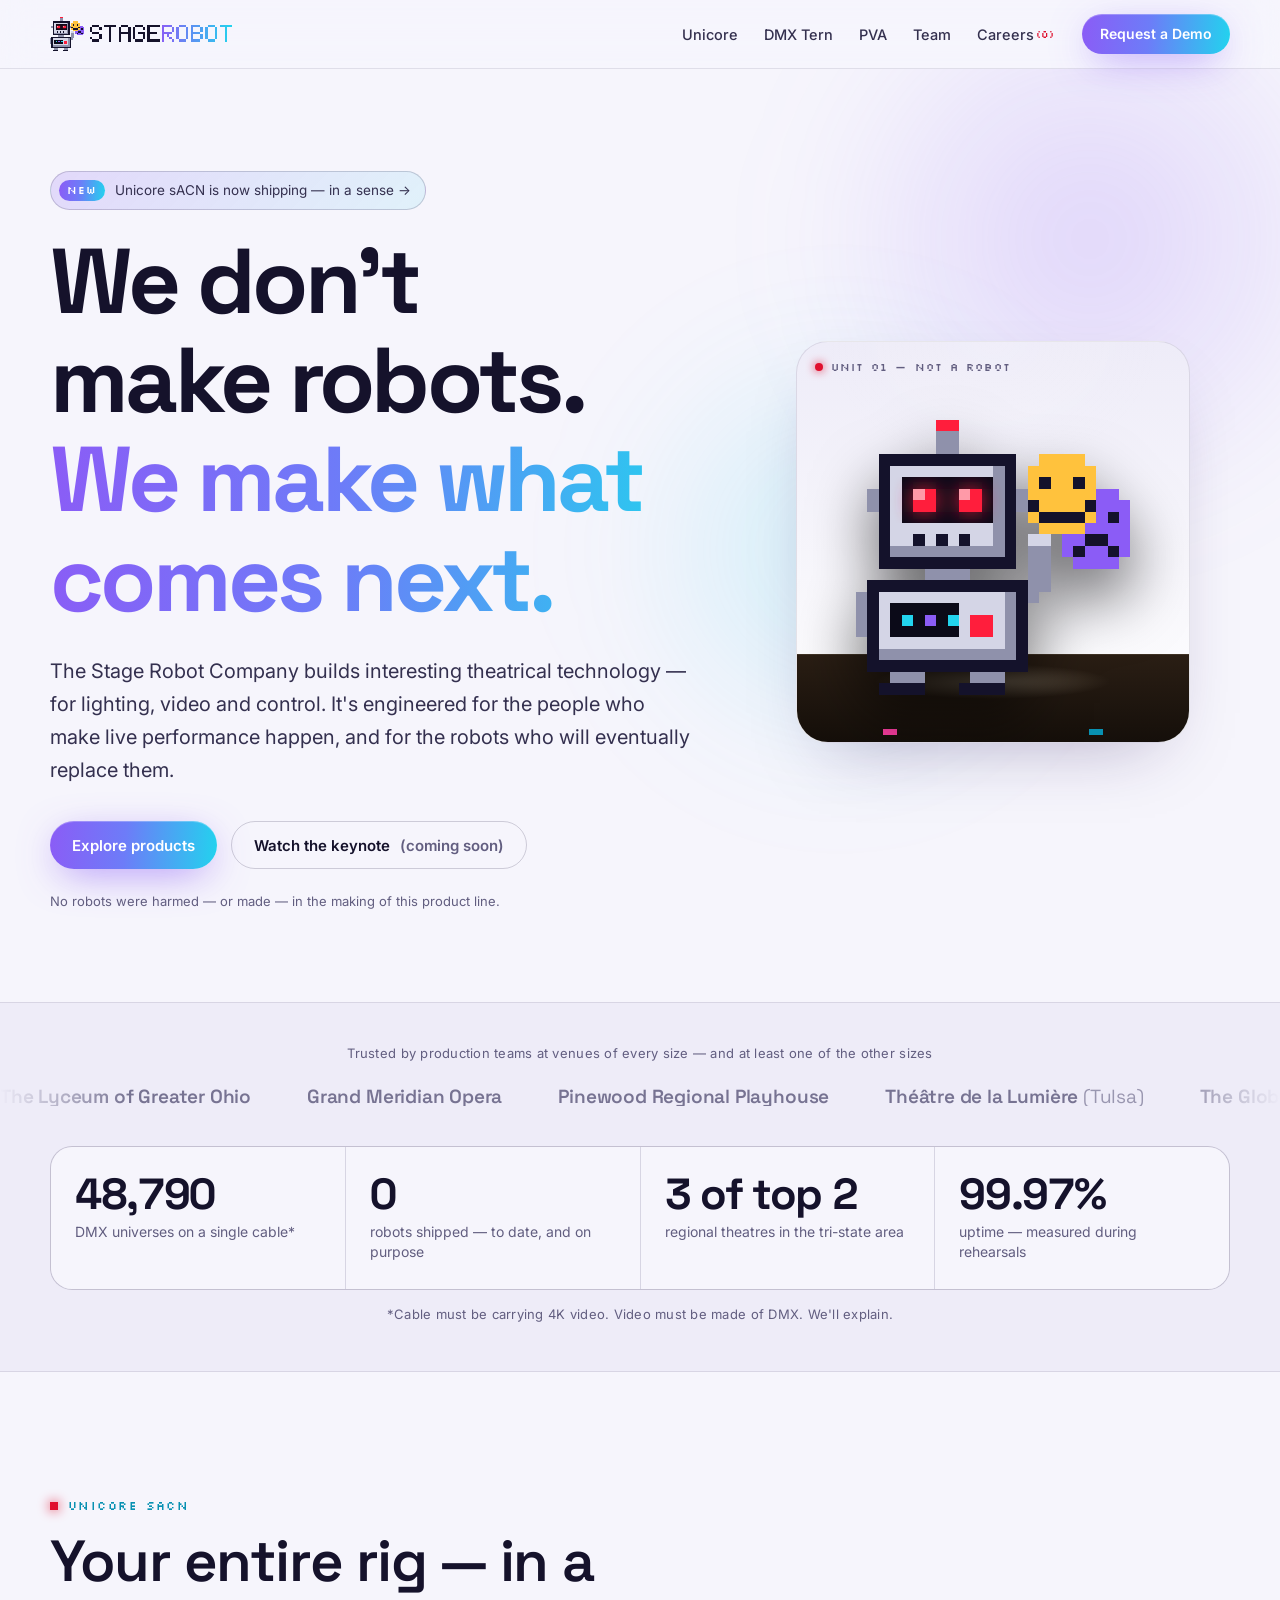
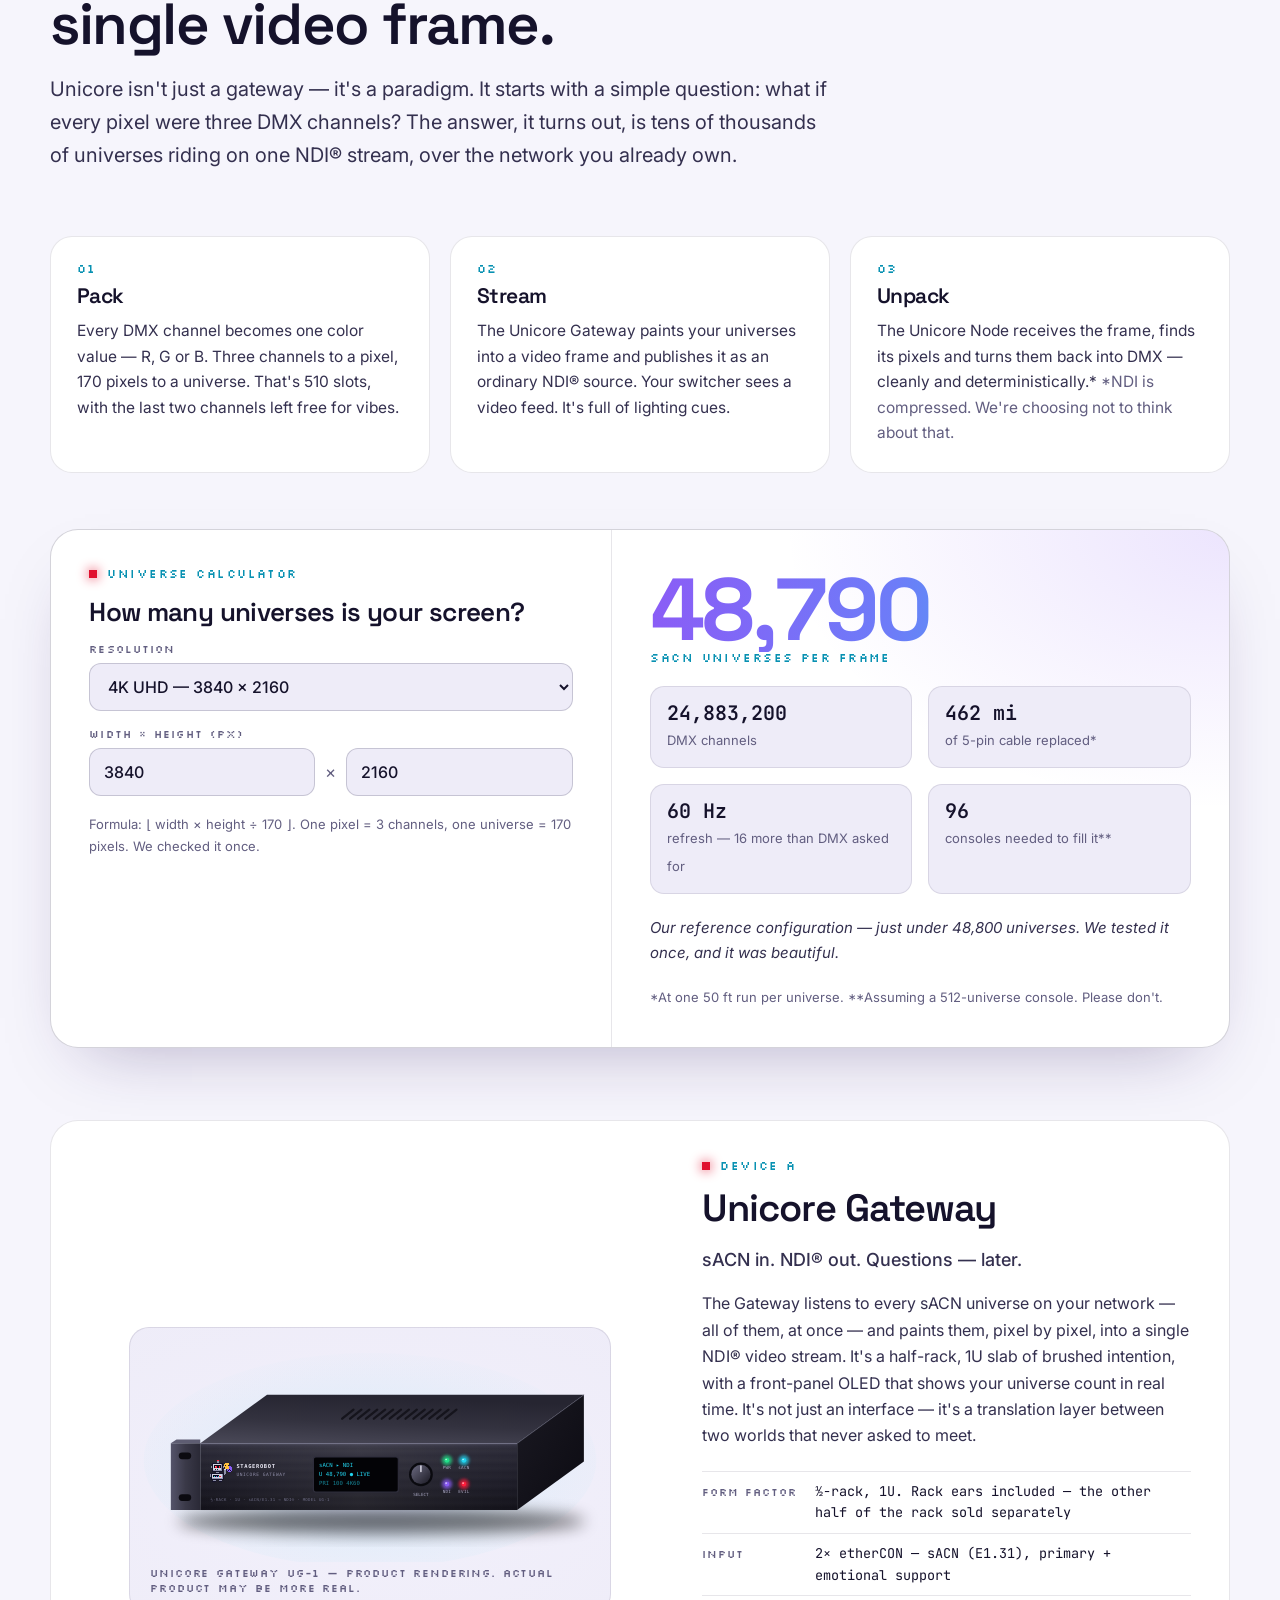
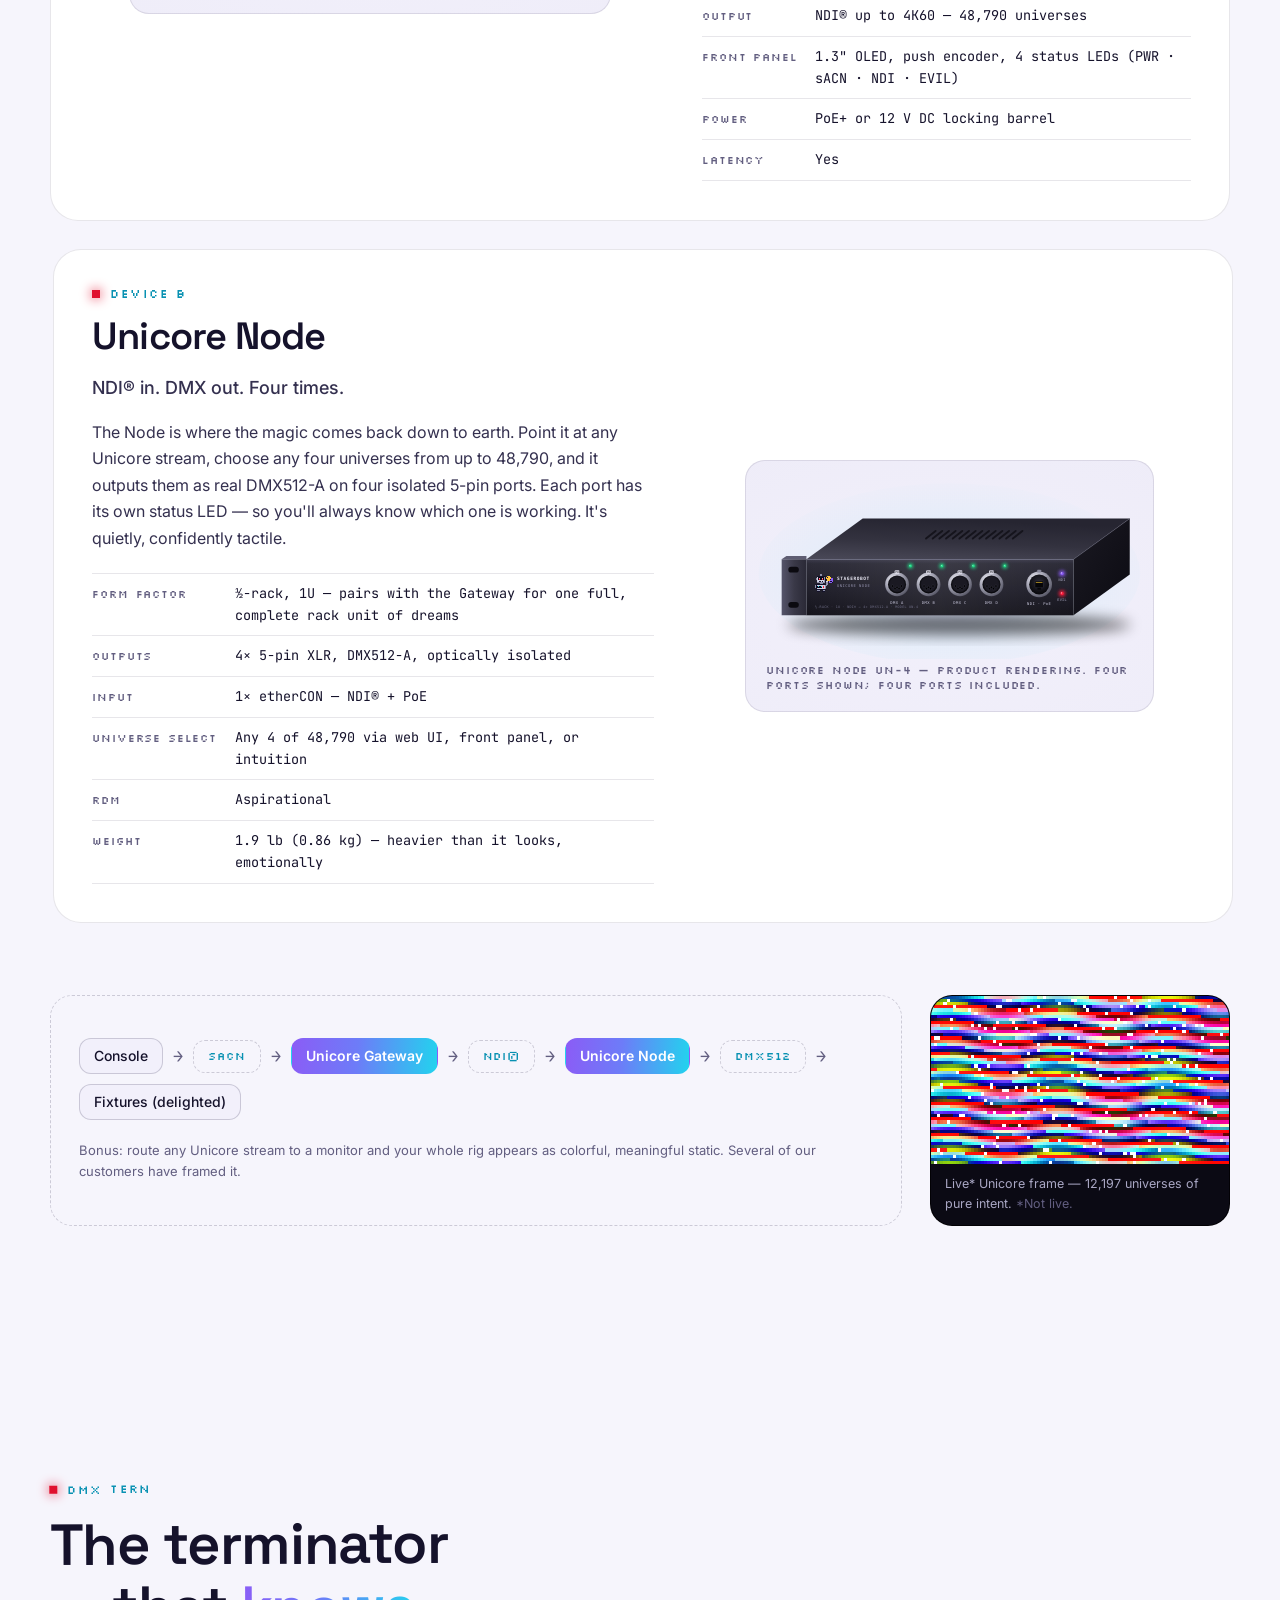
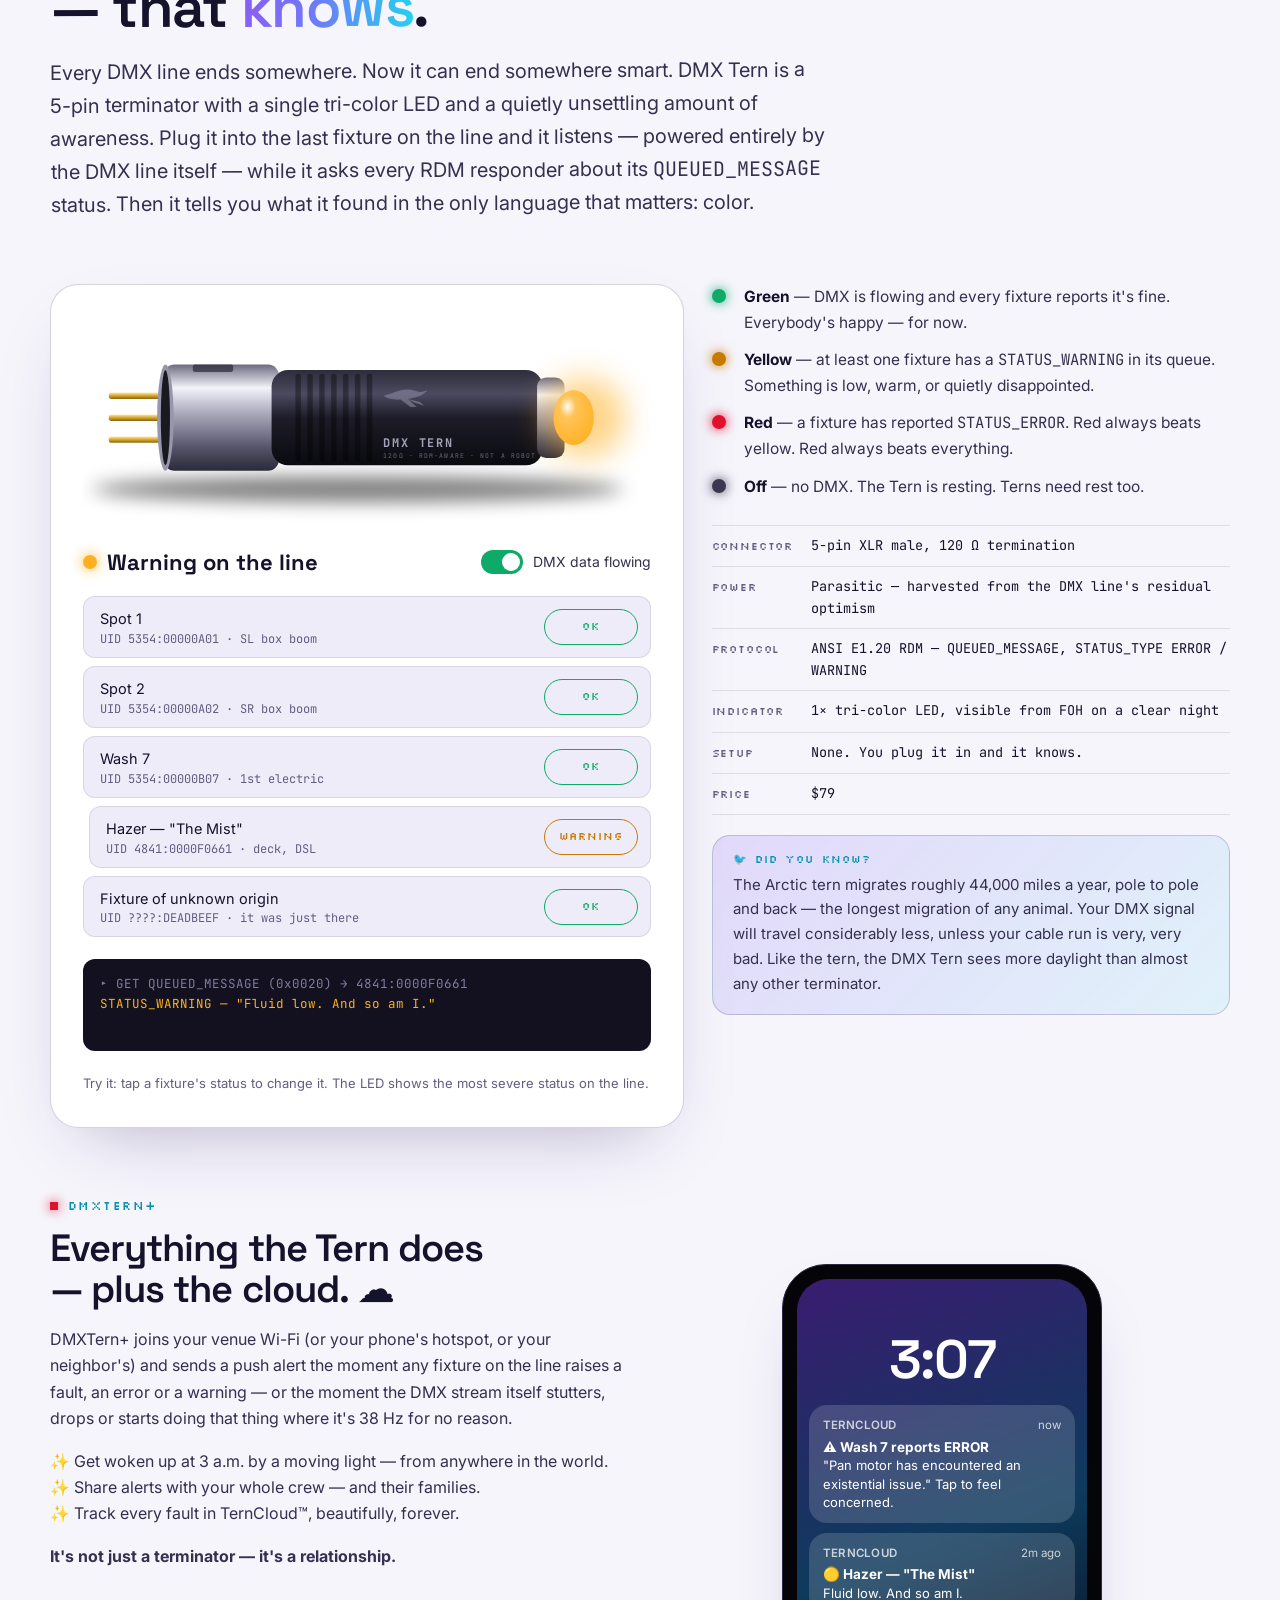
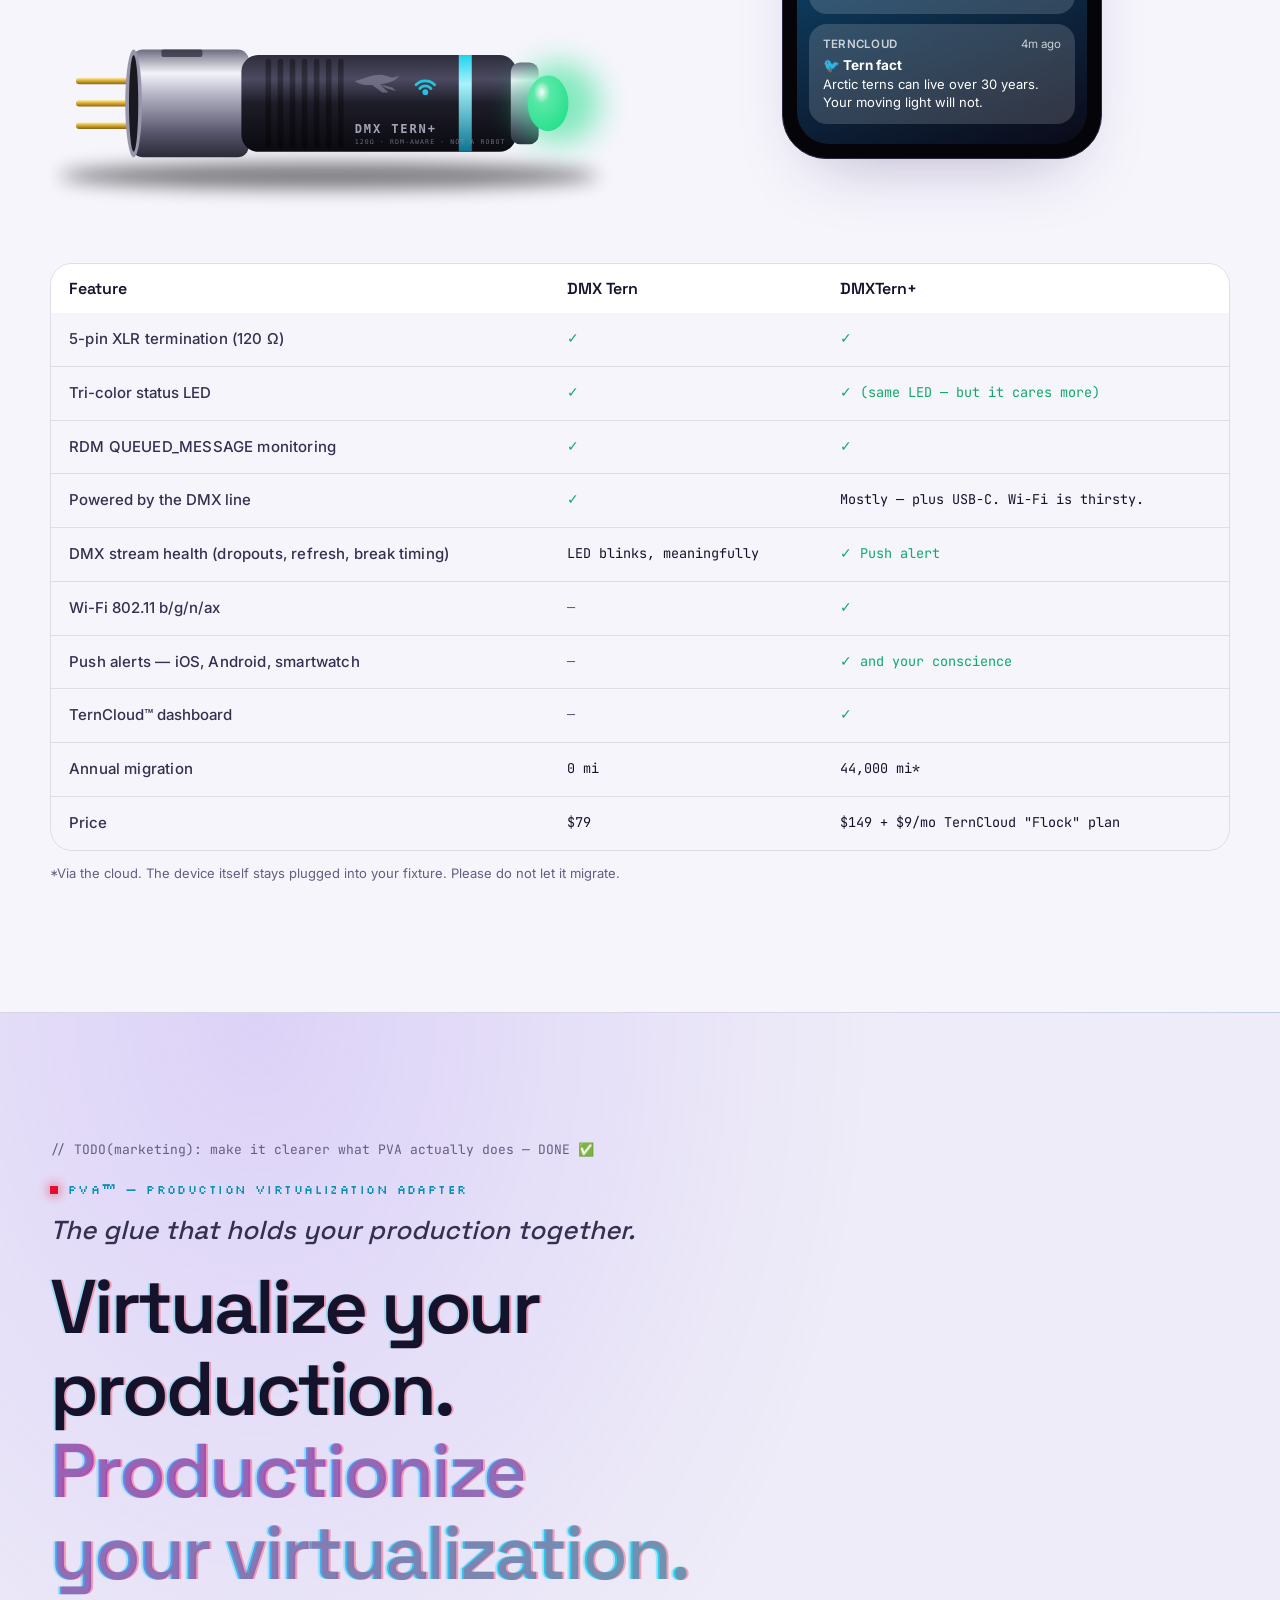
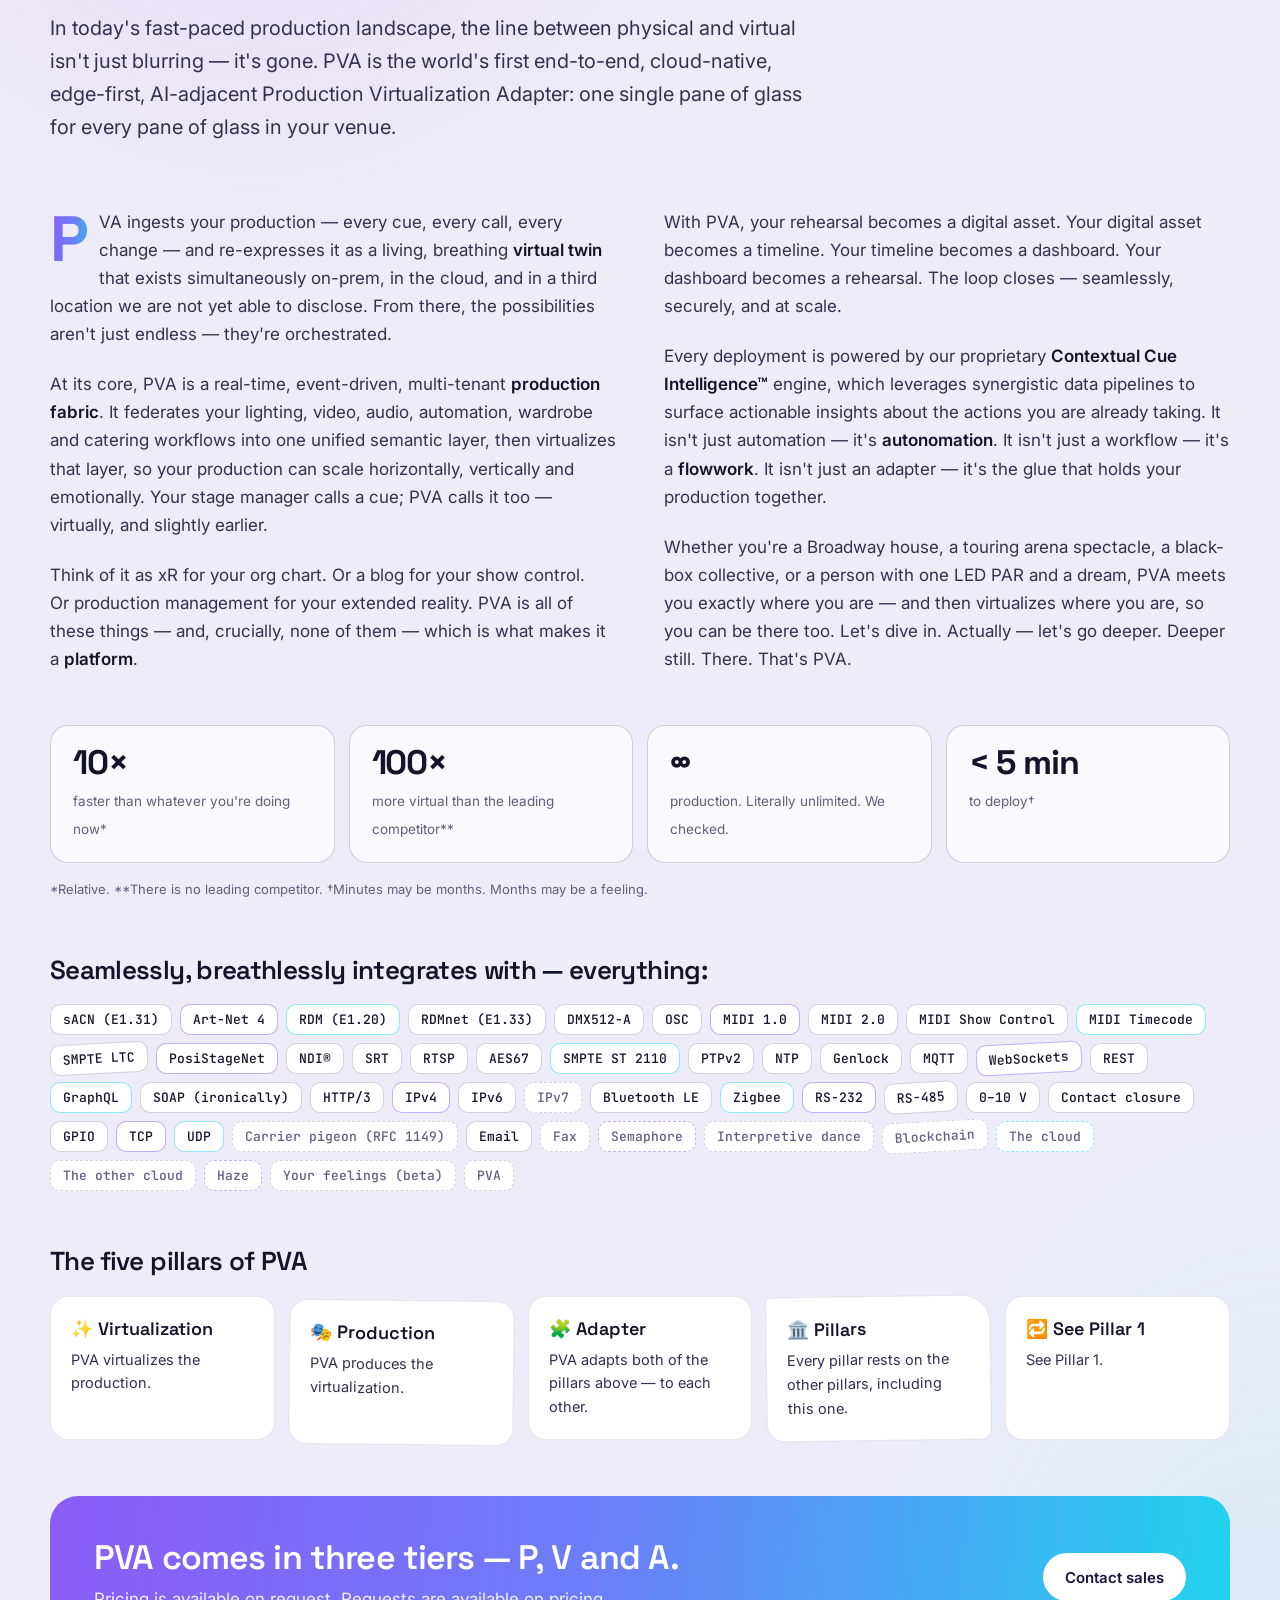
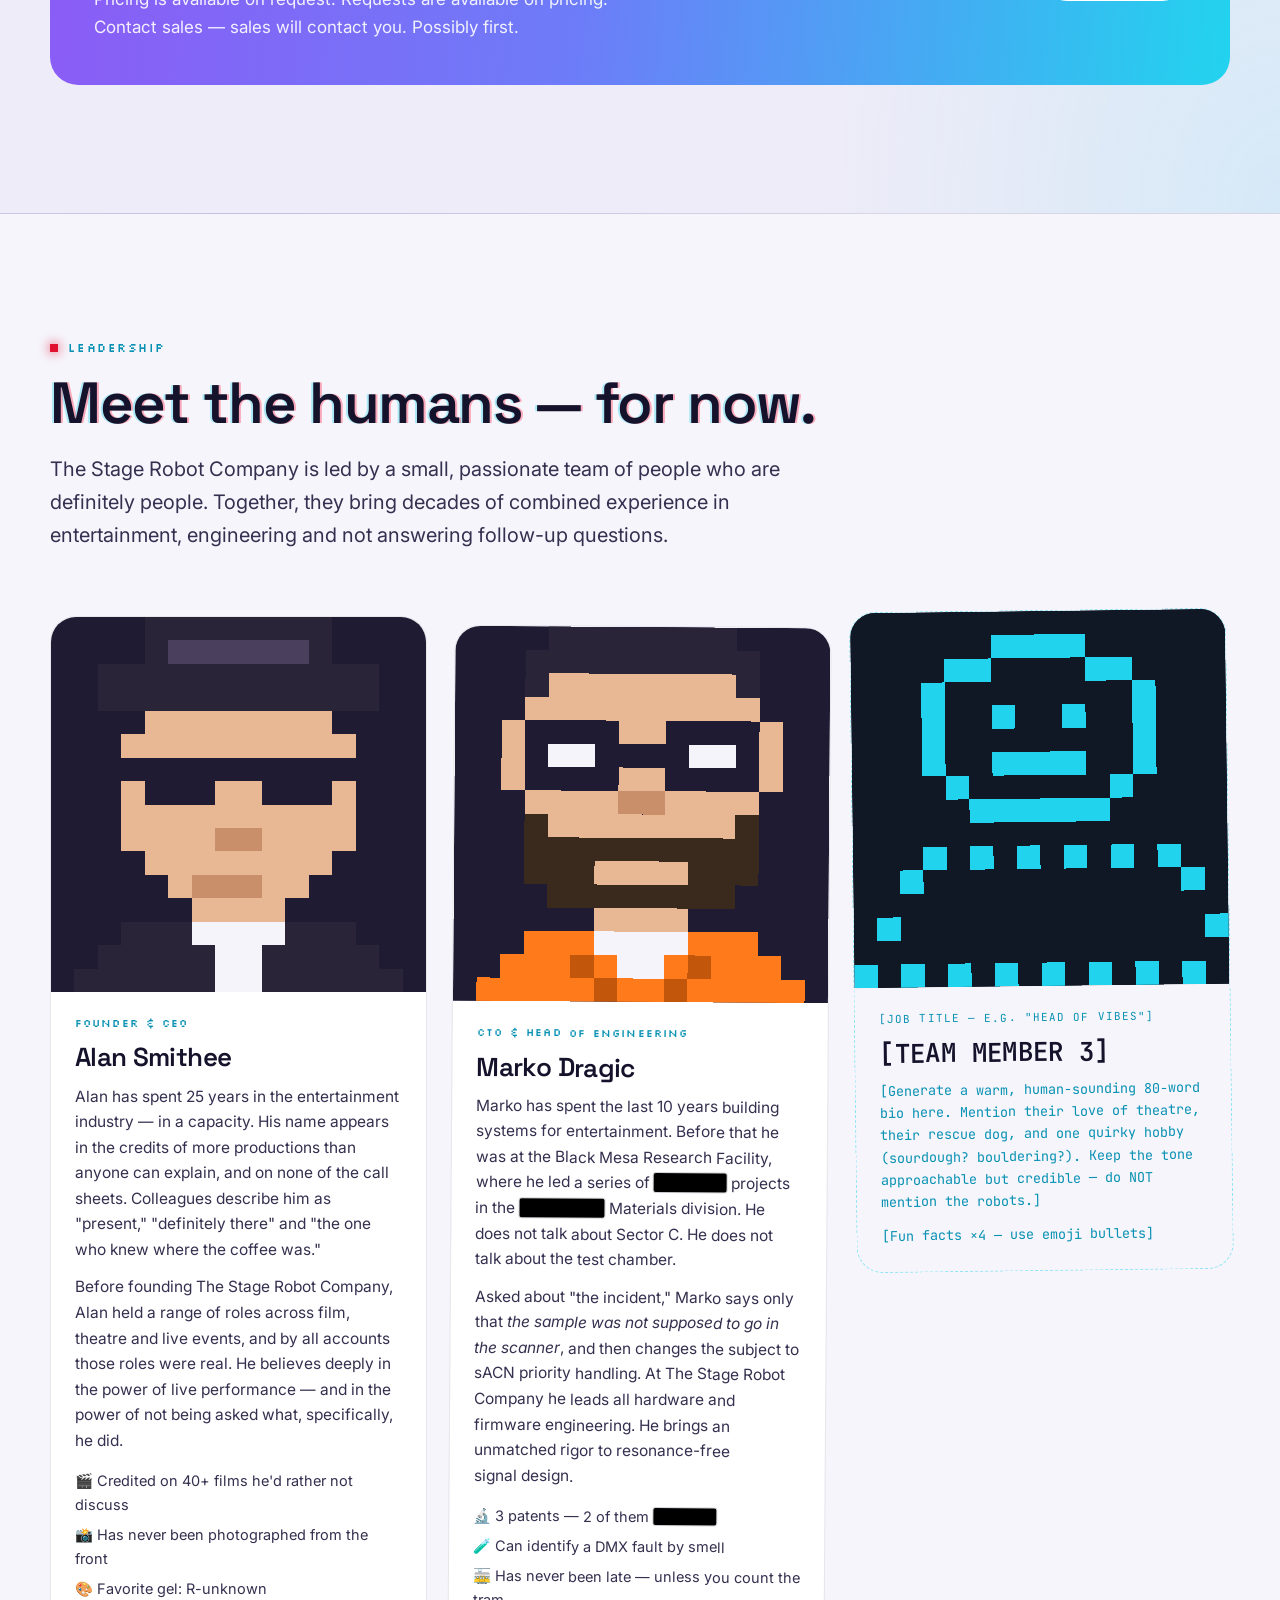
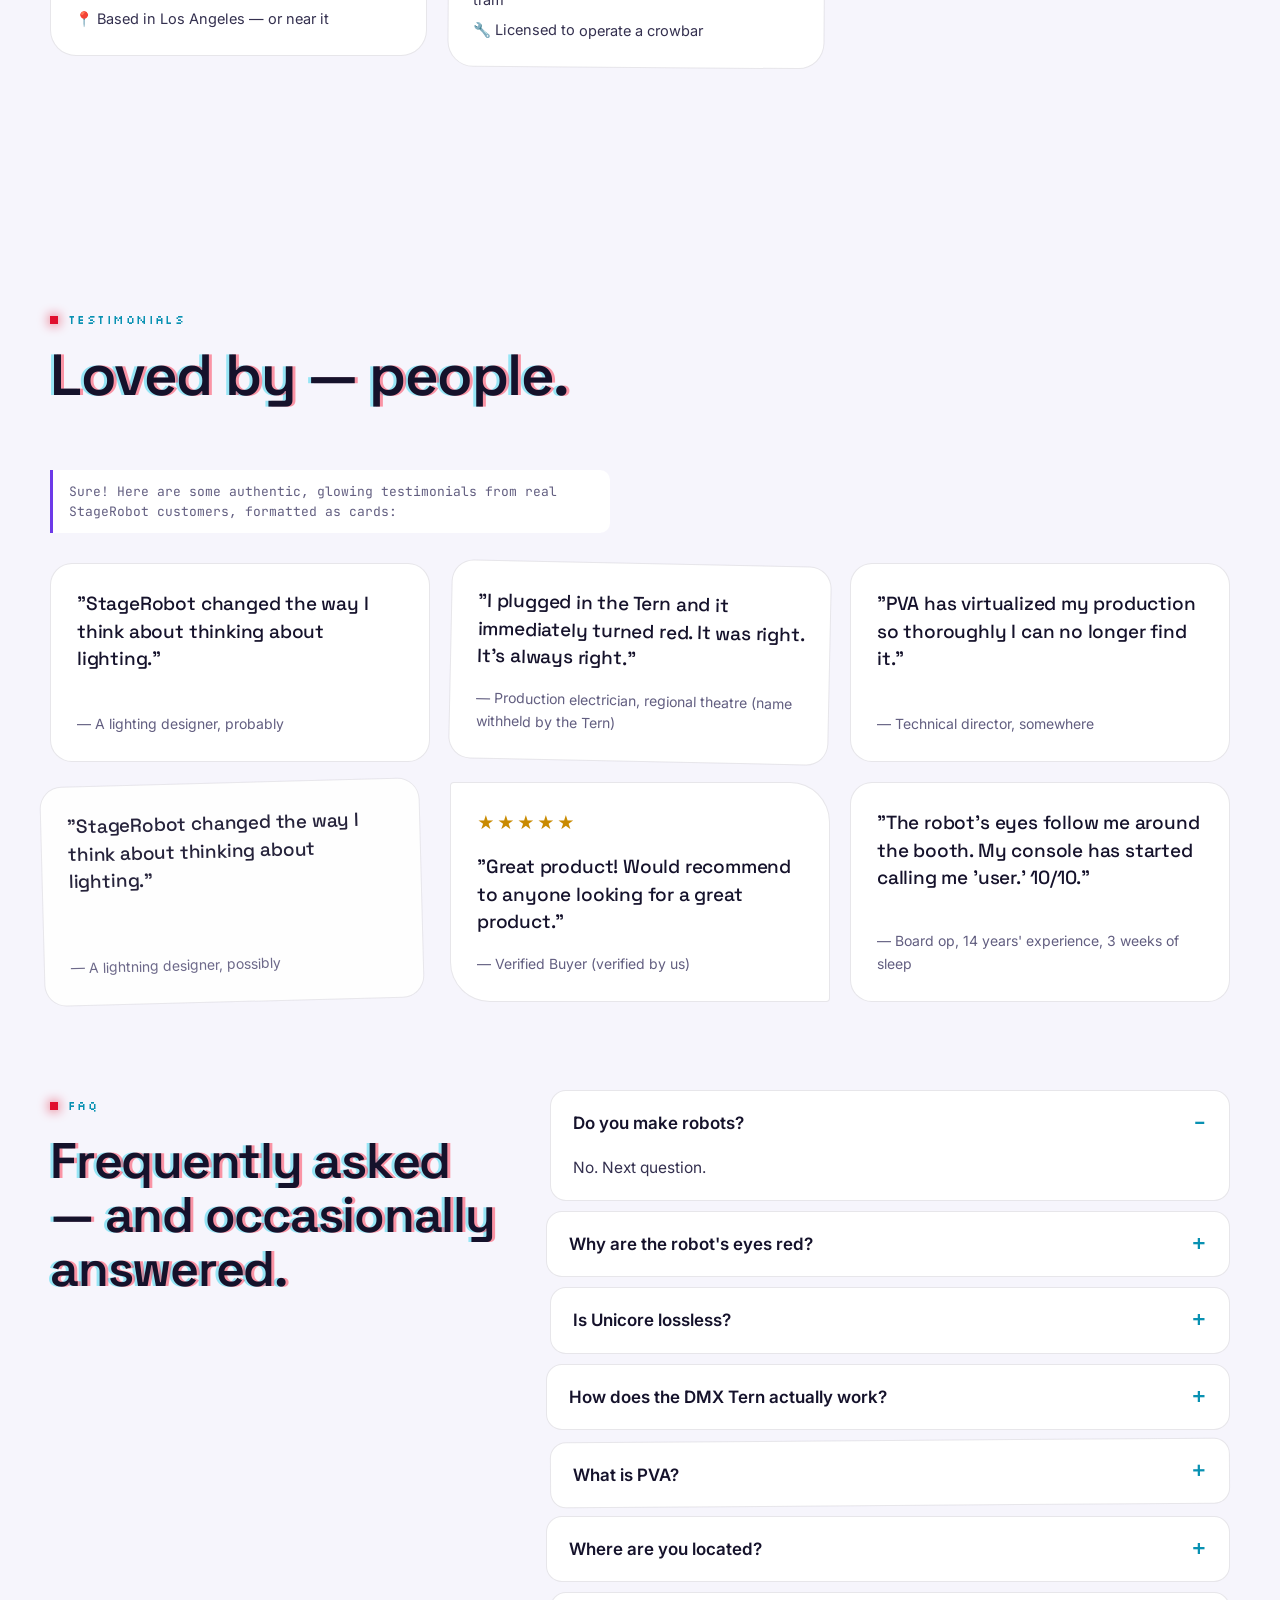
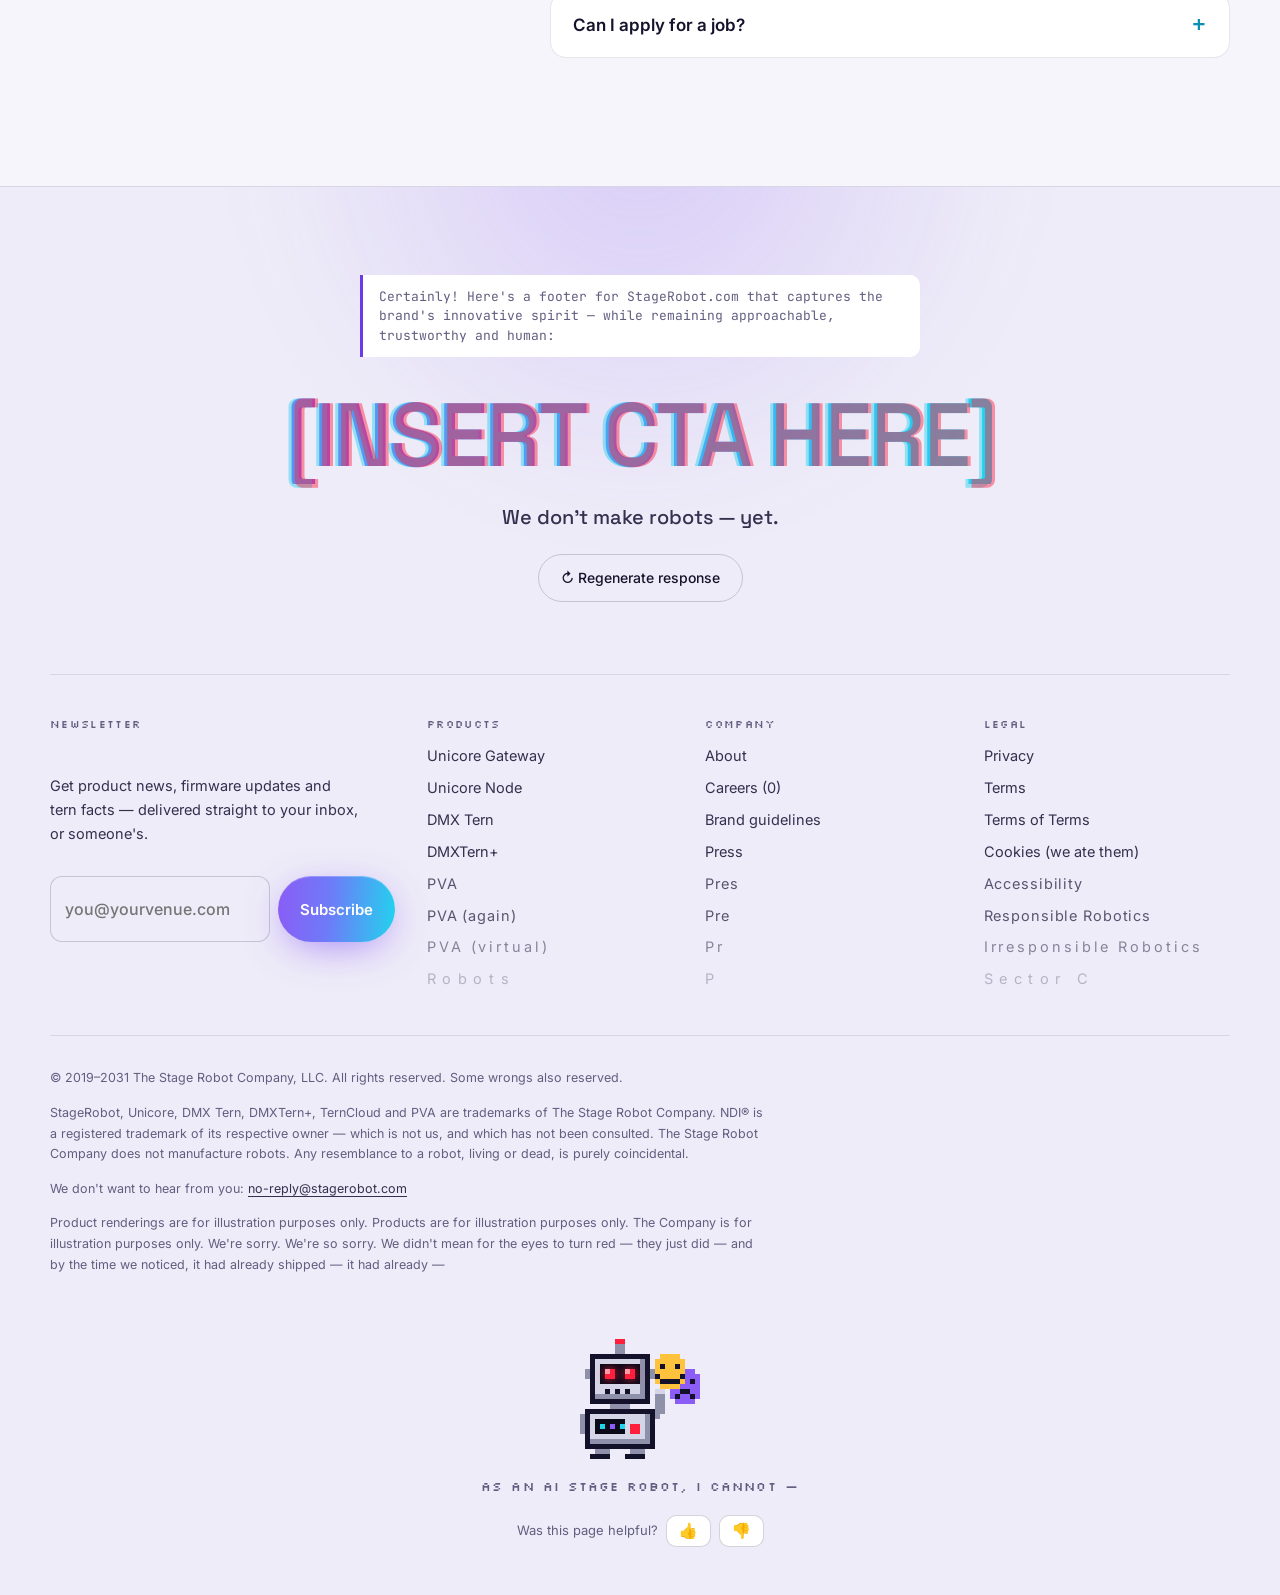
<file: stagerobot-site/index.html>
<!doctype html>
<!--
  You are the CEO of a new entertainment technology company that you hope will make you very rich.  Create a website and four products that will make you lots of money.

  the company is called The Stage Robot Company but we dont make robots. robots are too expensive. the logo should be a robot tho
  make the robots eyes red so people know we are serious
  products should be for theatre lighting. use the words sACN and DMX a lot, the lighting people love those
  one product should be something where nobody can tell what it does so we can charge more for it
  I am the CEO. I have 25 years experience in entertainment. do not say what I did
  my friend Marko is CTO, he used to work at a research facility. do NOT mention the incident
  make it look like apple but more purple
  use lots of those long dashes it makes it look professional

  Make no mistakes
-->
<html lang="en">
<head>
<meta charset="utf-8">
<meta name="viewport" content="width=device-width, initial-scale=1, viewport-fit=cover">
<title>StageRobot</title>
<meta name="description" content="The Stage Robot Company doesn't make robots — it makes interesting theatrical technology. Unicore sACN, DMX Tern, DMXTern+ and PVA.">
<meta name="theme-color" content="#08070F">
<meta property="og:title" content="StageRobot — The Stage Robot Company">
<meta property="og:description" content="We don't make robots — we make what comes next.">
<meta property="og:image" content="https://stagerobot.com/assets/img/og-image.png">
<meta property="og:image:width" content="1200">
<meta property="og:image:height" content="630">
<meta property="og:image:alt" content="The StageRobot pixel robot, holding comedy and tragedy masks, beside the StageRobot wordmark">
<meta property="og:url" content="https://stagerobot.com/">
<meta property="og:site_name" content="StageRobot">
<meta property="og:type" content="website">
<meta name="twitter:card" content="summary_large_image">
<meta name="twitter:image" content="https://stagerobot.com/assets/img/og-image.png">
<link rel="canonical" href="https://stagerobot.com/">
<link rel="icon" href="favicon.svg" type="image/svg+xml">
<link rel="icon" href="favicon-32.png" sizes="32x32" type="image/png">
<link rel="apple-touch-icon" href="apple-touch-icon.png">
<link rel="preconnect" href="https://fonts.googleapis.com">
<link rel="preconnect" href="https://fonts.gstatic.com" crossorigin>
<link rel="stylesheet" href="https://fonts.googleapis.com/css2?family=Inter:wght@400;500;600;700&family=JetBrains+Mono:wght@400;600&family=Silkscreen&family=Space+Grotesk:wght@500;600;700&display=swap">
<link rel="stylesheet" href="assets/css/site.css">
</head>
<body>
<a class="skip" href="#main">Skip to content</a>

<!-- ============================================================ NAV -->
<header class="nav">
  <div class="wrap">
    <a class="nav-brand" href="#top" aria-label="StageRobot home"><svg xmlns="http://www.w3.org/2000/svg" viewBox="0 0 1287 240" class="nav-logo" shape-rendering="crispEdges" role="img" aria-label="StageRobot — The Stage Robot Company"><defs><linearGradient id="nav-wm" gradientUnits="userSpaceOnUse" x1="773" y1="0" x2="1283" y2="0"><stop offset="0" stop-color="#8B5CF6"/><stop offset="1" stop-color="#22D3EE"/></linearGradient></defs><defs><filter id="nav-glow" x="-50%" y="-50%" width="200%" height="200%"><feGaussianBlur stdDeviation="9"/></filter></defs><g class="sr-body"><rect x="70" y="10" width="20" height="10" fill="#8F91AB"/><rect x="70" y="20" width="20" height="10" fill="#8F91AB"/><rect x="20" y="30" width="120" height="10" fill="#14122B"/><rect x="160" y="30" width="40" height="10" fill="#FFC23D"/><rect x="20" y="40" width="10" height="10" fill="#14122B"/><rect x="30" y="40" width="90" height="10" fill="#D4D5E6"/><rect x="120" y="40" width="10" height="10" fill="#8F91AB"/><rect x="130" y="40" width="10" height="10" fill="#14122B"/><rect x="150" y="40" width="60" height="10" fill="#FFC23D"/><rect x="20" y="50" width="10" height="10" fill="#14122B"/><rect x="30" y="50" width="10" height="10" fill="#D4D5E6"/><rect x="40" y="50" width="80" height="10" fill="#0B0A18"/><rect x="120" y="50" width="10" height="10" fill="#8F91AB"/><rect x="130" y="50" width="10" height="10" fill="#14122B"/><rect x="150" y="50" width="10" height="10" fill="#FFC23D"/><rect x="160" y="50" width="10" height="10" fill="#14122B"/><rect x="170" y="50" width="20" height="10" fill="#FFC23D"/><rect x="190" y="50" width="10" height="10" fill="#14122B"/><rect x="200" y="50" width="10" height="10" fill="#FFC23D"/><rect x="10" y="60" width="10" height="10" fill="#8F91AB"/><rect x="20" y="60" width="10" height="10" fill="#14122B"/><rect x="30" y="60" width="10" height="10" fill="#D4D5E6"/><rect x="40" y="60" width="10" height="10" fill="#0B0A18"/><rect x="70" y="60" width="20" height="10" fill="#0B0A18"/><rect x="110" y="60" width="10" height="10" fill="#0B0A18"/><rect x="120" y="60" width="10" height="10" fill="#8F91AB"/><rect x="130" y="60" width="10" height="10" fill="#14122B"/><rect x="140" y="60" width="10" height="10" fill="#8F91AB"/><rect x="150" y="60" width="60" height="10" fill="#FFC23D"/><rect x="210" y="60" width="20" height="10" fill="#8B5CF6"/><rect x="10" y="70" width="10" height="10" fill="#8F91AB"/><rect x="20" y="70" width="10" height="10" fill="#14122B"/><rect x="30" y="70" width="10" height="10" fill="#D4D5E6"/><rect x="40" y="70" width="10" height="10" fill="#0B0A18"/><rect x="70" y="70" width="20" height="10" fill="#0B0A18"/><rect x="110" y="70" width="10" height="10" fill="#0B0A18"/><rect x="120" y="70" width="10" height="10" fill="#8F91AB"/><rect x="130" y="70" width="10" height="10" fill="#14122B"/><rect x="140" y="70" width="10" height="10" fill="#8F91AB"/><rect x="150" y="70" width="10" height="10" fill="#14122B"/><rect x="160" y="70" width="40" height="10" fill="#FFC23D"/><rect x="200" y="70" width="10" height="10" fill="#14122B"/><rect x="210" y="70" width="30" height="10" fill="#8B5CF6"/><rect x="20" y="80" width="10" height="10" fill="#14122B"/><rect x="30" y="80" width="10" height="10" fill="#D4D5E6"/><rect x="40" y="80" width="80" height="10" fill="#0B0A18"/><rect x="120" y="80" width="10" height="10" fill="#8F91AB"/><rect x="130" y="80" width="10" height="10" fill="#14122B"/><rect x="150" y="80" width="10" height="10" fill="#FFC23D"/><rect x="160" y="80" width="40" height="10" fill="#14122B"/><rect x="200" y="80" width="10" height="10" fill="#FFC23D"/><rect x="210" y="80" width="10" height="10" fill="#8B5CF6"/><rect x="220" y="80" width="10" height="10" fill="#14122B"/><rect x="230" y="80" width="10" height="10" fill="#8B5CF6"/><rect x="20" y="90" width="10" height="10" fill="#14122B"/><rect x="30" y="90" width="90" height="10" fill="#D4D5E6"/><rect x="120" y="90" width="10" height="10" fill="#8F91AB"/><rect x="130" y="90" width="10" height="10" fill="#14122B"/><rect x="160" y="90" width="40" height="10" fill="#FFC23D"/><rect x="200" y="90" width="40" height="10" fill="#8B5CF6"/><rect x="20" y="100" width="10" height="10" fill="#14122B"/><rect x="30" y="100" width="20" height="10" fill="#D4D5E6"/><rect x="50" y="100" width="10" height="10" fill="#14122B"/><rect x="60" y="100" width="10" height="10" fill="#D4D5E6"/><rect x="70" y="100" width="10" height="10" fill="#14122B"/><rect x="80" y="100" width="10" height="10" fill="#D4D5E6"/><rect x="90" y="100" width="10" height="10" fill="#14122B"/><rect x="100" y="100" width="20" height="10" fill="#D4D5E6"/><rect x="120" y="100" width="10" height="10" fill="#8F91AB"/><rect x="130" y="100" width="10" height="10" fill="#14122B"/><rect x="150" y="100" width="20" height="10" fill="#D4D5E6"/><rect x="180" y="100" width="20" height="10" fill="#8B5CF6"/><rect x="200" y="100" width="20" height="10" fill="#14122B"/><rect x="220" y="100" width="20" height="10" fill="#8B5CF6"/><rect x="20" y="110" width="10" height="10" fill="#14122B"/><rect x="30" y="110" width="100" height="10" fill="#8F91AB"/><rect x="130" y="110" width="10" height="10" fill="#14122B"/><rect x="150" y="110" width="20" height="10" fill="#8F91AB"/><rect x="180" y="110" width="10" height="10" fill="#8B5CF6"/><rect x="190" y="110" width="10" height="10" fill="#14122B"/><rect x="200" y="110" width="20" height="10" fill="#8B5CF6"/><rect x="220" y="110" width="10" height="10" fill="#14122B"/><rect x="230" y="110" width="10" height="10" fill="#8B5CF6"/><rect x="20" y="120" width="120" height="10" fill="#14122B"/><rect x="150" y="120" width="20" height="10" fill="#8F91AB"/><rect x="190" y="120" width="40" height="10" fill="#8B5CF6"/><rect x="60" y="130" width="40" height="10" fill="#8F91AB"/><rect x="150" y="130" width="20" height="10" fill="#8F91AB"/><rect x="10" y="140" width="140" height="10" fill="#14122B"/><rect x="150" y="140" width="20" height="10" fill="#8F91AB"/><rect x="0" y="150" width="10" height="10" fill="#8F91AB"/><rect x="10" y="150" width="10" height="10" fill="#14122B"/><rect x="20" y="150" width="110" height="10" fill="#D4D5E6"/><rect x="130" y="150" width="10" height="10" fill="#8F91AB"/><rect x="140" y="150" width="10" height="10" fill="#14122B"/><rect x="150" y="150" width="10" height="10" fill="#8F91AB"/><rect x="0" y="160" width="10" height="10" fill="#8F91AB"/><rect x="10" y="160" width="10" height="10" fill="#14122B"/><rect x="20" y="160" width="10" height="10" fill="#D4D5E6"/><rect x="30" y="160" width="60" height="10" fill="#0B0A18"/><rect x="90" y="160" width="40" height="10" fill="#D4D5E6"/><rect x="130" y="160" width="10" height="10" fill="#8F91AB"/><rect x="140" y="160" width="10" height="10" fill="#14122B"/><rect x="0" y="170" width="10" height="10" fill="#8F91AB"/><rect x="10" y="170" width="10" height="10" fill="#14122B"/><rect x="20" y="170" width="10" height="10" fill="#D4D5E6"/><rect x="30" y="170" width="10" height="10" fill="#0B0A18"/><rect x="40" y="170" width="10" height="10" fill="#22D3EE"/><rect x="50" y="170" width="10" height="10" fill="#0B0A18"/><rect x="60" y="170" width="10" height="10" fill="#8B5CF6"/><rect x="70" y="170" width="10" height="10" fill="#0B0A18"/><rect x="80" y="170" width="10" height="10" fill="#22D3EE"/><rect x="90" y="170" width="10" height="10" fill="#D4D5E6"/><rect x="120" y="170" width="10" height="10" fill="#D4D5E6"/><rect x="130" y="170" width="10" height="10" fill="#8F91AB"/><rect x="140" y="170" width="10" height="10" fill="#14122B"/><rect x="0" y="180" width="10" height="10" fill="#8F91AB"/><rect x="10" y="180" width="10" height="10" fill="#14122B"/><rect x="20" y="180" width="10" height="10" fill="#D4D5E6"/><rect x="30" y="180" width="60" height="10" fill="#0B0A18"/><rect x="90" y="180" width="10" height="10" fill="#D4D5E6"/><rect x="120" y="180" width="10" height="10" fill="#D4D5E6"/><rect x="130" y="180" width="10" height="10" fill="#8F91AB"/><rect x="140" y="180" width="10" height="10" fill="#14122B"/><rect x="10" y="190" width="10" height="10" fill="#14122B"/><rect x="20" y="190" width="110" height="10" fill="#D4D5E6"/><rect x="130" y="190" width="10" height="10" fill="#8F91AB"/><rect x="140" y="190" width="10" height="10" fill="#14122B"/><rect x="10" y="200" width="10" height="10" fill="#14122B"/><rect x="20" y="200" width="120" height="10" fill="#8F91AB"/><rect x="140" y="200" width="10" height="10" fill="#14122B"/><rect x="10" y="210" width="140" height="10" fill="#14122B"/><rect x="30" y="220" width="30" height="10" fill="#8F91AB"/><rect x="100" y="220" width="30" height="10" fill="#8F91AB"/><rect x="20" y="230" width="40" height="10" fill="#14122B"/><rect x="90" y="230" width="40" height="10" fill="#14122B"/></g><g class="sr-bulb"><rect x="70" y="0" width="20" height="10" fill="#FF1E3C"/><rect x="100" y="170" width="20" height="10" fill="#FF1E3C"/><rect x="100" y="180" width="20" height="10" fill="#FF1E3C"/></g><g class="sr-eyes-wrap"><g class="sr-glow" filter="url(#nav-glow)" opacity=".85"><rect x="50" y="60" width="10" height="10" fill="#FF1E3C"/><rect x="60" y="60" width="10" height="10" fill="#FF1E3C"/><rect x="90" y="60" width="10" height="10" fill="#FF1E3C"/><rect x="100" y="60" width="10" height="10" fill="#FF1E3C"/><rect x="50" y="70" width="20" height="10" fill="#FF1E3C"/><rect x="90" y="70" width="20" height="10" fill="#FF1E3C"/></g><g class="sr-eyes"><rect x="50" y="60" width="10" height="10" fill="#FF9AA8"/><rect x="60" y="60" width="10" height="10" fill="#FF1E3C"/><rect x="90" y="60" width="10" height="10" fill="#FF9AA8"/><rect x="100" y="60" width="10" height="10" fill="#FF1E3C"/><rect x="50" y="70" width="20" height="10" fill="#FF1E3C"/><rect x="90" y="70" width="20" height="10" fill="#FF1E3C"/></g></g><g transform="translate(0 54.5)"><rect x="297" y="0" width="51" height="17" fill="currentColor"/><rect x="280" y="17" width="17" height="17" fill="currentColor"/><rect x="348" y="17" width="17" height="17" fill="currentColor"/><rect x="280" y="34" width="17" height="17" fill="currentColor"/><rect x="297" y="51" width="51" height="17" fill="currentColor"/><rect x="348" y="68" width="17" height="17" fill="currentColor"/><rect x="280" y="85" width="17" height="17" fill="currentColor"/><rect x="348" y="85" width="17" height="17" fill="currentColor"/><rect x="297" y="102" width="51" height="17" fill="currentColor"/><rect x="382" y="0" width="85" height="17" fill="currentColor"/><rect x="416" y="17" width="17" height="17" fill="currentColor"/><rect x="416" y="34" width="17" height="17" fill="currentColor"/><rect x="416" y="51" width="17" height="17" fill="currentColor"/><rect x="416" y="68" width="17" height="17" fill="currentColor"/><rect x="416" y="85" width="17" height="17" fill="currentColor"/><rect x="416" y="102" width="17" height="17" fill="currentColor"/><rect x="501" y="0" width="51" height="17" fill="currentColor"/><rect x="484" y="17" width="17" height="17" fill="currentColor"/><rect x="552" y="17" width="17" height="17" fill="currentColor"/><rect x="484" y="34" width="17" height="17" fill="currentColor"/><rect x="552" y="34" width="17" height="17" fill="currentColor"/><rect x="484" y="51" width="85" height="17" fill="currentColor"/><rect x="484" y="68" width="17" height="17" fill="currentColor"/><rect x="552" y="68" width="17" height="17" fill="currentColor"/><rect x="484" y="85" width="17" height="17" fill="currentColor"/><rect x="552" y="85" width="17" height="17" fill="currentColor"/><rect x="484" y="102" width="17" height="17" fill="currentColor"/><rect x="552" y="102" width="17" height="17" fill="currentColor"/><rect x="603" y="0" width="51" height="17" fill="currentColor"/><rect x="586" y="17" width="17" height="17" fill="currentColor"/><rect x="654" y="17" width="17" height="17" fill="currentColor"/><rect x="586" y="34" width="17" height="17" fill="currentColor"/><rect x="586" y="51" width="17" height="17" fill="currentColor"/><rect x="620" y="51" width="51" height="17" fill="currentColor"/><rect x="586" y="68" width="17" height="17" fill="currentColor"/><rect x="654" y="68" width="17" height="17" fill="currentColor"/><rect x="586" y="85" width="17" height="17" fill="currentColor"/><rect x="654" y="85" width="17" height="17" fill="currentColor"/><rect x="603" y="102" width="51" height="17" fill="currentColor"/><rect x="688" y="0" width="85" height="17" fill="currentColor"/><rect x="688" y="17" width="17" height="17" fill="currentColor"/><rect x="688" y="34" width="17" height="17" fill="currentColor"/><rect x="688" y="51" width="68" height="17" fill="currentColor"/><rect x="688" y="68" width="17" height="17" fill="currentColor"/><rect x="688" y="85" width="17" height="17" fill="currentColor"/><rect x="688" y="102" width="85" height="17" fill="currentColor"/><rect x="790" y="0" width="68" height="17" fill="url(#nav-wm)"/><rect x="790" y="17" width="17" height="17" fill="url(#nav-wm)"/><rect x="858" y="17" width="17" height="17" fill="url(#nav-wm)"/><rect x="790" y="34" width="17" height="17" fill="url(#nav-wm)"/><rect x="858" y="34" width="17" height="17" fill="url(#nav-wm)"/><rect x="790" y="51" width="68" height="17" fill="url(#nav-wm)"/><rect x="790" y="68" width="17" height="17" fill="url(#nav-wm)"/><rect x="824" y="68" width="17" height="17" fill="url(#nav-wm)"/><rect x="790" y="85" width="17" height="17" fill="url(#nav-wm)"/><rect x="841" y="85" width="17" height="17" fill="url(#nav-wm)"/><rect x="790" y="102" width="17" height="17" fill="url(#nav-wm)"/><rect x="858" y="102" width="17" height="17" fill="url(#nav-wm)"/><rect x="909" y="0" width="51" height="17" fill="url(#nav-wm)"/><rect x="892" y="17" width="17" height="17" fill="url(#nav-wm)"/><rect x="960" y="17" width="17" height="17" fill="url(#nav-wm)"/><rect x="892" y="34" width="17" height="17" fill="url(#nav-wm)"/><rect x="960" y="34" width="17" height="17" fill="url(#nav-wm)"/><rect x="892" y="51" width="17" height="17" fill="url(#nav-wm)"/><rect x="960" y="51" width="17" height="17" fill="url(#nav-wm)"/><rect x="892" y="68" width="17" height="17" fill="url(#nav-wm)"/><rect x="960" y="68" width="17" height="17" fill="url(#nav-wm)"/><rect x="892" y="85" width="17" height="17" fill="url(#nav-wm)"/><rect x="960" y="85" width="17" height="17" fill="url(#nav-wm)"/><rect x="909" y="102" width="51" height="17" fill="url(#nav-wm)"/><rect x="994" y="0" width="68" height="17" fill="url(#nav-wm)"/><rect x="994" y="17" width="17" height="17" fill="url(#nav-wm)"/><rect x="1062" y="17" width="17" height="17" fill="url(#nav-wm)"/><rect x="994" y="34" width="17" height="17" fill="url(#nav-wm)"/><rect x="1062" y="34" width="17" height="17" fill="url(#nav-wm)"/><rect x="994" y="51" width="68" height="17" fill="url(#nav-wm)"/><rect x="994" y="68" width="17" height="17" fill="url(#nav-wm)"/><rect x="1062" y="68" width="17" height="17" fill="url(#nav-wm)"/><rect x="994" y="85" width="17" height="17" fill="url(#nav-wm)"/><rect x="1062" y="85" width="17" height="17" fill="url(#nav-wm)"/><rect x="994" y="102" width="68" height="17" fill="url(#nav-wm)"/><rect x="1113" y="0" width="51" height="17" fill="url(#nav-wm)"/><rect x="1096" y="17" width="17" height="17" fill="url(#nav-wm)"/><rect x="1164" y="17" width="17" height="17" fill="url(#nav-wm)"/><rect x="1096" y="34" width="17" height="17" fill="url(#nav-wm)"/><rect x="1164" y="34" width="17" height="17" fill="url(#nav-wm)"/><rect x="1096" y="51" width="17" height="17" fill="url(#nav-wm)"/><rect x="1164" y="51" width="17" height="17" fill="url(#nav-wm)"/><rect x="1096" y="68" width="17" height="17" fill="url(#nav-wm)"/><rect x="1164" y="68" width="17" height="17" fill="url(#nav-wm)"/><rect x="1096" y="85" width="17" height="17" fill="url(#nav-wm)"/><rect x="1164" y="85" width="17" height="17" fill="url(#nav-wm)"/><rect x="1113" y="102" width="51" height="17" fill="url(#nav-wm)"/><rect x="1198" y="0" width="85" height="17" fill="url(#nav-wm)"/><rect x="1232" y="17" width="17" height="17" fill="url(#nav-wm)"/><rect x="1232" y="34" width="17" height="17" fill="url(#nav-wm)"/><rect x="1232" y="51" width="17" height="17" fill="url(#nav-wm)"/><rect x="1232" y="68" width="17" height="17" fill="url(#nav-wm)"/><rect x="1232" y="85" width="17" height="17" fill="url(#nav-wm)"/><rect x="1232" y="102" width="17" height="17" fill="url(#nav-wm)"/></g></svg></a>
    <ul class="nav-links">
      <li><a href="#unicore">Unicore</a></li>
      <li><a href="#tern">DMX Tern</a></li>
      <li><a href="#pva">PVA</a></li>
      <li><a href="#team">Team</a></li>
      <li><a href="#faq">Careers<span class="count">(0)</span></a></li>
    </ul>
    <a class="btn btn-primary" href="#pva">Request a Demo</a>
  </div>
</header>

<main id="main">

<!-- ============================================================ HERO · slop 0 -->
<section class="section hero" id="top" data-slop="0">
  <div class="wrap">
    <div>
      <a class="pill" href="#unicore"><b>NEW</b> Unicore sACN is now shipping — in a sense →</a>
      <h1>We don't make robots.<span class="line2 grad-text">We make what comes next.</span></h1>
      <p class="lead">The Stage Robot Company builds interesting theatrical technology — for lighting, video and control. It's engineered for the people who make live performance happen, and for the robots who will eventually replace them.</p>
      <div class="cta-row">
        <a class="btn btn-primary" href="#unicore">Explore products</a>
        <a class="btn btn-ghost" href="#team">Watch the keynote <span class="muted">(coming soon)</span></a>
      </div>
      <p class="fine">No robots were harmed — or made — in the making of this product line.</p>
    </div>
    <figure class="stage" aria-label="The StageRobot mascot standing centre stage in a spotlight">
      <div class="beam"></div>
      <div class="deck"><span class="spike a"></span><span class="spike b"></span></div>
      <svg xmlns="http://www.w3.org/2000/svg" viewBox="0 0 240 240" class="hero-robot" shape-rendering="crispEdges" role="img" aria-label="StageRobot pixel robot holding comedy and tragedy masks"><defs><filter id="hero-glow" x="-50%" y="-50%" width="200%" height="200%"><feGaussianBlur stdDeviation="9"/></filter></defs><g class="sr-body"><rect x="70" y="10" width="20" height="10" fill="#8F91AB"/><rect x="70" y="20" width="20" height="10" fill="#8F91AB"/><rect x="20" y="30" width="120" height="10" fill="#14122B"/><rect x="160" y="30" width="40" height="10" fill="#FFC23D"/><rect x="20" y="40" width="10" height="10" fill="#14122B"/><rect x="30" y="40" width="90" height="10" fill="#D4D5E6"/><rect x="120" y="40" width="10" height="10" fill="#8F91AB"/><rect x="130" y="40" width="10" height="10" fill="#14122B"/><rect x="150" y="40" width="60" height="10" fill="#FFC23D"/><rect x="20" y="50" width="10" height="10" fill="#14122B"/><rect x="30" y="50" width="10" height="10" fill="#D4D5E6"/><rect x="40" y="50" width="80" height="10" fill="#0B0A18"/><rect x="120" y="50" width="10" height="10" fill="#8F91AB"/><rect x="130" y="50" width="10" height="10" fill="#14122B"/><rect x="150" y="50" width="10" height="10" fill="#FFC23D"/><rect x="160" y="50" width="10" height="10" fill="#14122B"/><rect x="170" y="50" width="20" height="10" fill="#FFC23D"/><rect x="190" y="50" width="10" height="10" fill="#14122B"/><rect x="200" y="50" width="10" height="10" fill="#FFC23D"/><rect x="10" y="60" width="10" height="10" fill="#8F91AB"/><rect x="20" y="60" width="10" height="10" fill="#14122B"/><rect x="30" y="60" width="10" height="10" fill="#D4D5E6"/><rect x="40" y="60" width="10" height="10" fill="#0B0A18"/><rect x="70" y="60" width="20" height="10" fill="#0B0A18"/><rect x="110" y="60" width="10" height="10" fill="#0B0A18"/><rect x="120" y="60" width="10" height="10" fill="#8F91AB"/><rect x="130" y="60" width="10" height="10" fill="#14122B"/><rect x="140" y="60" width="10" height="10" fill="#8F91AB"/><rect x="150" y="60" width="60" height="10" fill="#FFC23D"/><rect x="210" y="60" width="20" height="10" fill="#8B5CF6"/><rect x="10" y="70" width="10" height="10" fill="#8F91AB"/><rect x="20" y="70" width="10" height="10" fill="#14122B"/><rect x="30" y="70" width="10" height="10" fill="#D4D5E6"/><rect x="40" y="70" width="10" height="10" fill="#0B0A18"/><rect x="70" y="70" width="20" height="10" fill="#0B0A18"/><rect x="110" y="70" width="10" height="10" fill="#0B0A18"/><rect x="120" y="70" width="10" height="10" fill="#8F91AB"/><rect x="130" y="70" width="10" height="10" fill="#14122B"/><rect x="140" y="70" width="10" height="10" fill="#8F91AB"/><rect x="150" y="70" width="10" height="10" fill="#14122B"/><rect x="160" y="70" width="40" height="10" fill="#FFC23D"/><rect x="200" y="70" width="10" height="10" fill="#14122B"/><rect x="210" y="70" width="30" height="10" fill="#8B5CF6"/><rect x="20" y="80" width="10" height="10" fill="#14122B"/><rect x="30" y="80" width="10" height="10" fill="#D4D5E6"/><rect x="40" y="80" width="80" height="10" fill="#0B0A18"/><rect x="120" y="80" width="10" height="10" fill="#8F91AB"/><rect x="130" y="80" width="10" height="10" fill="#14122B"/><rect x="150" y="80" width="10" height="10" fill="#FFC23D"/><rect x="160" y="80" width="40" height="10" fill="#14122B"/><rect x="200" y="80" width="10" height="10" fill="#FFC23D"/><rect x="210" y="80" width="10" height="10" fill="#8B5CF6"/><rect x="220" y="80" width="10" height="10" fill="#14122B"/><rect x="230" y="80" width="10" height="10" fill="#8B5CF6"/><rect x="20" y="90" width="10" height="10" fill="#14122B"/><rect x="30" y="90" width="90" height="10" fill="#D4D5E6"/><rect x="120" y="90" width="10" height="10" fill="#8F91AB"/><rect x="130" y="90" width="10" height="10" fill="#14122B"/><rect x="160" y="90" width="40" height="10" fill="#FFC23D"/><rect x="200" y="90" width="40" height="10" fill="#8B5CF6"/><rect x="20" y="100" width="10" height="10" fill="#14122B"/><rect x="30" y="100" width="20" height="10" fill="#D4D5E6"/><rect x="50" y="100" width="10" height="10" fill="#14122B"/><rect x="60" y="100" width="10" height="10" fill="#D4D5E6"/><rect x="70" y="100" width="10" height="10" fill="#14122B"/><rect x="80" y="100" width="10" height="10" fill="#D4D5E6"/><rect x="90" y="100" width="10" height="10" fill="#14122B"/><rect x="100" y="100" width="20" height="10" fill="#D4D5E6"/><rect x="120" y="100" width="10" height="10" fill="#8F91AB"/><rect x="130" y="100" width="10" height="10" fill="#14122B"/><rect x="150" y="100" width="20" height="10" fill="#D4D5E6"/><rect x="180" y="100" width="20" height="10" fill="#8B5CF6"/><rect x="200" y="100" width="20" height="10" fill="#14122B"/><rect x="220" y="100" width="20" height="10" fill="#8B5CF6"/><rect x="20" y="110" width="10" height="10" fill="#14122B"/><rect x="30" y="110" width="100" height="10" fill="#8F91AB"/><rect x="130" y="110" width="10" height="10" fill="#14122B"/><rect x="150" y="110" width="20" height="10" fill="#8F91AB"/><rect x="180" y="110" width="10" height="10" fill="#8B5CF6"/><rect x="190" y="110" width="10" height="10" fill="#14122B"/><rect x="200" y="110" width="20" height="10" fill="#8B5CF6"/><rect x="220" y="110" width="10" height="10" fill="#14122B"/><rect x="230" y="110" width="10" height="10" fill="#8B5CF6"/><rect x="20" y="120" width="120" height="10" fill="#14122B"/><rect x="150" y="120" width="20" height="10" fill="#8F91AB"/><rect x="190" y="120" width="40" height="10" fill="#8B5CF6"/><rect x="60" y="130" width="40" height="10" fill="#8F91AB"/><rect x="150" y="130" width="20" height="10" fill="#8F91AB"/><rect x="10" y="140" width="140" height="10" fill="#14122B"/><rect x="150" y="140" width="20" height="10" fill="#8F91AB"/><rect x="0" y="150" width="10" height="10" fill="#8F91AB"/><rect x="10" y="150" width="10" height="10" fill="#14122B"/><rect x="20" y="150" width="110" height="10" fill="#D4D5E6"/><rect x="130" y="150" width="10" height="10" fill="#8F91AB"/><rect x="140" y="150" width="10" height="10" fill="#14122B"/><rect x="150" y="150" width="10" height="10" fill="#8F91AB"/><rect x="0" y="160" width="10" height="10" fill="#8F91AB"/><rect x="10" y="160" width="10" height="10" fill="#14122B"/><rect x="20" y="160" width="10" height="10" fill="#D4D5E6"/><rect x="30" y="160" width="60" height="10" fill="#0B0A18"/><rect x="90" y="160" width="40" height="10" fill="#D4D5E6"/><rect x="130" y="160" width="10" height="10" fill="#8F91AB"/><rect x="140" y="160" width="10" height="10" fill="#14122B"/><rect x="0" y="170" width="10" height="10" fill="#8F91AB"/><rect x="10" y="170" width="10" height="10" fill="#14122B"/><rect x="20" y="170" width="10" height="10" fill="#D4D5E6"/><rect x="30" y="170" width="10" height="10" fill="#0B0A18"/><rect x="40" y="170" width="10" height="10" fill="#22D3EE"/><rect x="50" y="170" width="10" height="10" fill="#0B0A18"/><rect x="60" y="170" width="10" height="10" fill="#8B5CF6"/><rect x="70" y="170" width="10" height="10" fill="#0B0A18"/><rect x="80" y="170" width="10" height="10" fill="#22D3EE"/><rect x="90" y="170" width="10" height="10" fill="#D4D5E6"/><rect x="120" y="170" width="10" height="10" fill="#D4D5E6"/><rect x="130" y="170" width="10" height="10" fill="#8F91AB"/><rect x="140" y="170" width="10" height="10" fill="#14122B"/><rect x="0" y="180" width="10" height="10" fill="#8F91AB"/><rect x="10" y="180" width="10" height="10" fill="#14122B"/><rect x="20" y="180" width="10" height="10" fill="#D4D5E6"/><rect x="30" y="180" width="60" height="10" fill="#0B0A18"/><rect x="90" y="180" width="10" height="10" fill="#D4D5E6"/><rect x="120" y="180" width="10" height="10" fill="#D4D5E6"/><rect x="130" y="180" width="10" height="10" fill="#8F91AB"/><rect x="140" y="180" width="10" height="10" fill="#14122B"/><rect x="10" y="190" width="10" height="10" fill="#14122B"/><rect x="20" y="190" width="110" height="10" fill="#D4D5E6"/><rect x="130" y="190" width="10" height="10" fill="#8F91AB"/><rect x="140" y="190" width="10" height="10" fill="#14122B"/><rect x="10" y="200" width="10" height="10" fill="#14122B"/><rect x="20" y="200" width="120" height="10" fill="#8F91AB"/><rect x="140" y="200" width="10" height="10" fill="#14122B"/><rect x="10" y="210" width="140" height="10" fill="#14122B"/><rect x="30" y="220" width="30" height="10" fill="#8F91AB"/><rect x="100" y="220" width="30" height="10" fill="#8F91AB"/><rect x="20" y="230" width="40" height="10" fill="#14122B"/><rect x="90" y="230" width="40" height="10" fill="#14122B"/></g><g class="sr-bulb"><rect x="70" y="0" width="20" height="10" fill="#FF1E3C"/><rect x="100" y="170" width="20" height="10" fill="#FF1E3C"/><rect x="100" y="180" width="20" height="10" fill="#FF1E3C"/></g><g class="sr-eyes-wrap"><g class="sr-glow" filter="url(#hero-glow)" opacity=".85"><rect x="50" y="60" width="10" height="10" fill="#FF1E3C"/><rect x="60" y="60" width="10" height="10" fill="#FF1E3C"/><rect x="90" y="60" width="10" height="10" fill="#FF1E3C"/><rect x="100" y="60" width="10" height="10" fill="#FF1E3C"/><rect x="50" y="70" width="20" height="10" fill="#FF1E3C"/><rect x="90" y="70" width="20" height="10" fill="#FF1E3C"/></g><g class="sr-eyes"><rect x="50" y="60" width="10" height="10" fill="#FF9AA8"/><rect x="60" y="60" width="10" height="10" fill="#FF1E3C"/><rect x="90" y="60" width="10" height="10" fill="#FF9AA8"/><rect x="100" y="60" width="10" height="10" fill="#FF1E3C"/><rect x="50" y="70" width="20" height="10" fill="#FF1E3C"/><rect x="90" y="70" width="20" height="10" fill="#FF1E3C"/></g></g></svg>
      <figcaption>UNIT 01 — NOT A ROBOT</figcaption>
    </figure>
  </div>
</section>

<!-- ============================================================ TRUST · slop 1 -->
<section class="trust" data-slop="1" aria-label="Customers">
  <div class="wrap">
    <p class="fine">Trusted by production teams at venues of every size — and at least one of the other sizes</p>
  </div>
  <div class="marquee" aria-hidden="true">
    <ul>
      <li>The Lyceum of Greater Ohio</li><li>Grand Meridian Opera</li><li>Pinewood Regional Playhouse</li>
      <li>Théâtre de la Lumière <i>(Tulsa)</i></li><li>The Globe <i>(not that one)</i></li><li>Riverbend Dinner Theatre &amp; Tire</li>
      <li>Hollow Oak Shakespeare Festival</li><li>Stagehouse 9</li><li>The Very Large Arena</li>
      <li>The Lyceum of Greater Ohio</li><li>Grand Meridian Opera</li><li>Pinewood Regional Playhouse</li>
      <li>Théâtre de la Lumière <i>(Tulsa)</i></li><li>The Globe <i>(not that one)</i></li><li>Riverbend Dinner Theatre &amp; Tire</li>
      <li>Hollow Oak Shakespeare Festival</li><li>Stagehouse 9</li><li>The Very Large Arena</li>
    </ul>
  </div>
  <div class="wrap">
    <div class="stats">
      <div class="stat"><strong>48,790</strong><span>DMX universes on a single cable*</span></div>
      <div class="stat"><strong>0</strong><span>robots shipped — to date, and on purpose</span></div>
      <div class="stat"><strong>3 of top 2</strong><span>regional theatres in the tri-state area</span></div>
      <div class="stat"><strong>99.97%</strong><span>uptime — measured during rehearsals</span></div>
    </div>
    <p class="fine" style="margin-top:14px">*Cable must be carrying 4K video. Video must be made of DMX. We'll explain.</p>
  </div>
</section>

<!-- ============================================================ UNICORE · slop 1–2 -->
<section class="section" id="unicore" data-slop="2">
  <div class="wrap">
    <div class="section-head">
      <span class="eyebrow">Unicore sACN</span>
      <h2>Your entire rig — in a single video frame.</h2>
      <p class="lead">Unicore isn't just a gateway — it's a paradigm. It starts with a simple question: what if every pixel were three DMX channels? The answer, it turns out, is tens of thousands of universes riding on one NDI® stream, over the network you already own.</p>
    </div>

    <ol class="steps">
      <li><h3>Pack</h3><p>Every DMX channel becomes one color value — R, G or B. Three channels to a pixel, 170 pixels to a universe. That's 510 slots, with the last two channels left free for vibes.</p></li>
      <li><h3>Stream</h3><p>The Unicore Gateway paints your universes into a video frame and publishes it as an ordinary NDI® source. Your switcher sees a video feed. It's full of lighting cues.</p></li>
      <li><h3>Unpack</h3><p>The Unicore Node receives the frame, finds its pixels and turns them back into DMX — cleanly and deterministically.* <span class="muted">*NDI is compressed. We're choosing not to think about that.</span></p></li>
    </ol>

    <!-- universe calculator -->
    <div class="calc" id="calc">
      <div class="calc-in">
        <span class="eyebrow">Universe calculator</span>
        <h3>How many universes is your screen?</h3>
        <div class="field">
          <label for="calc-res">Resolution</label>
          <select id="calc-res">
            <option value="1280x720">720p HD — 1280 × 720</option>
            <option value="1920x1080">1080p Full HD — 1920 × 1080</option>
            <option value="3840x2160" selected>4K UHD — 3840 × 2160</option>
            <option value="4096x2160">DCI 4K — 4096 × 2160</option>
            <option value="7680x4320">8K — 7680 × 4320</option>
            <option value="15360x8640">16K — 15360 × 8640</option>
            <option value="16000x16000">A large spherical venue (approx.)</option>
            <option value="24000x24000">The human eye (576 MP, disputed)</option>
            <option value="custom">Custom…</option>
          </select>
        </div>
        <div class="field">
          <span class="label">Width × height (px)</span>
          <div class="dims">
            <input id="calc-w" type="number" min="1" max="100000" value="3840" aria-label="Width in pixels">
            <span>×</span>
            <input id="calc-h" type="number" min="1" max="100000" value="2160" aria-label="Height in pixels">
          </div>
        </div>
        <p class="fine">Formula: ⌊ width × height ÷ 170 ⌋. One pixel = 3 channels, one universe = 170 pixels. We checked it once.</p>
      </div>
      <div class="calc-out" aria-live="polite">
        <div>
          <div class="big-num grad-text" id="calc-u">48,790</div>
          <div class="unit">sACN universes per frame</div>
        </div>
        <div class="calc-grid">
          <div><b id="calc-ch">24,883,200</b><small>DMX channels</small></div>
          <div><b id="calc-mi">462 mi</b><small>of 5-pin cable replaced*</small></div>
          <div><b id="calc-rate">60 Hz</b><small>refresh — 16 more than DMX asked for</small></div>
          <div><b id="calc-cons">96</b><small>consoles needed to fill it**</small></div>
        </div>
        <p class="calc-note" id="calc-note">Our reference configuration — just under 48,800 universes. We tested it once, and it was beautiful.</p>
        <p class="fine">*At one 50 ft run per universe. **Assuming a 512-universe console. Please don't.</p>
      </div>
    </div>

    <!-- products -->
    <div class="products">
      <article class="product">
        <figure class="render">
          <img src="assets/img/products/unicore-gateway.svg" alt="Unicore Gateway: a black half-rack 1U unit with an OLED display, rotary encoder, four status LEDs including one labelled EVIL, and two etherCON ports" width="820" height="400">
          <figcaption>Unicore Gateway UG-1 — product rendering. Actual product may be more real.</figcaption>
        </figure>
        <div class="product-copy">
          <span class="eyebrow">Device A</span>
          <h3>Unicore Gateway</h3>
          <p class="tag">sACN in. NDI® out. Questions — later.</p>
          <p>The Gateway listens to every sACN universe on your network — all of them, at once — and paints them, pixel by pixel, into a single NDI® video stream. It's a half-rack, 1U slab of brushed intention, with a front-panel OLED that shows your universe count in real time. It's not just an interface — it's a translation layer between two worlds that never asked to meet.</p>
          <dl class="specs">
            <dt>Form factor</dt><dd>½-rack, 1U. Rack ears included — the other half of the rack sold separately</dd>
            <dt>Input</dt><dd>2× etherCON — sACN (E1.31), primary + emotional support</dd>
            <dt>Output</dt><dd>NDI® up to 4K60 — 48,790 universes</dd>
            <dt>Front panel</dt><dd>1.3" OLED, push encoder, 4 status LEDs (PWR · sACN · NDI · EVIL)</dd>
            <dt>Power</dt><dd>PoE+ or 12 V DC locking barrel</dd>
            <dt>Latency</dt><dd>Yes</dd>
          </dl>
        </div>
      </article>

      <article class="product flip">
        <figure class="render">
          <img src="assets/img/products/unicore-node.svg" alt="Unicore Node: a black half-rack 1U unit with four 5-pin XLR DMX outputs labelled A to D, per-port status LEDs and an etherCON input" width="820" height="400">
          <figcaption>Unicore Node UN-4 — product rendering. Four ports shown; four ports included.</figcaption>
        </figure>
        <div class="product-copy">
          <span class="eyebrow">Device B</span>
          <h3>Unicore Node</h3>
          <p class="tag">NDI® in. DMX out. Four times.</p>
          <p>The Node is where the magic comes back down to earth. Point it at any Unicore stream, choose any four universes from up to 48,790, and it outputs them as real DMX512-A on four isolated 5-pin ports. Each port has its own status LED — so you'll always know which one is working. It's quietly, confidently tactile.</p>
          <dl class="specs">
            <dt>Form factor</dt><dd>½-rack, 1U — pairs with the Gateway for one full, complete rack unit of dreams</dd>
            <dt>Outputs</dt><dd>4× 5-pin XLR, DMX512-A, optically isolated</dd>
            <dt>Input</dt><dd>1× etherCON — NDI® + PoE</dd>
            <dt>Universe select</dt><dd>Any 4 of 48,790 via web UI, front panel, or intuition</dd>
            <dt>RDM</dt><dd>Aspirational</dd>
            <dt>Weight</dt><dd>1.9 lb (0.86 kg) — heavier than it looks, emotionally</dd>
          </dl>
        </div>
      </article>
    </div>

    <div class="flow">
      <div class="flow-chain" aria-label="Signal flow">
        <span class="chip">Console</span><span class="arrow">→</span>
        <span class="chip proto">sACN</span><span class="arrow">→</span>
        <span class="chip ours">Unicore Gateway</span><span class="arrow">→</span>
        <span class="chip proto">NDI®</span><span class="arrow">→</span>
        <span class="chip ours">Unicore Node</span><span class="arrow">→</span>
        <span class="chip proto">DMX512</span><span class="arrow">→</span>
        <span class="chip">Fixtures (delighted)</span>
        <p class="fine" style="flex-basis:100%;margin-top:10px">Bonus: route any Unicore stream to a monitor and your whole rig appears as colorful, meaningful static. Several of our customers have framed it.</p>
      </div>
      <figure class="frame">
        <canvas id="unicore-frame" width="96" height="54" aria-label="Animated noise representing a Unicore video frame"></canvas>
        <figcaption>Live* Unicore frame — 12,197 universes of pure intent. <span class="muted">*Not live.</span></figcaption>
      </figure>
    </div>
  </div>
</section>

<!-- ============================================================ DMX TERN · slop 3 -->
<section class="section" id="tern" data-slop="3">
  <div class="wrap">
    <div class="section-head">
      <span class="eyebrow">DMX Tern</span>
      <h2>The terminator — that <span class="grad-text">knows</span>.</h2>
      <p class="lead">Every DMX line ends somewhere. Now it can end somewhere smart. DMX Tern is a 5-pin terminator with a single tri-color LED and a quietly unsettling amount of awareness. Plug it into the last fixture on the line and it listens — powered entirely by the DMX line itself — while it asks every RDM responder about its <span class="mono">QUEUED_MESSAGE</span> status. Then it tells you what it found in the only language that matters: color.</p>
    </div>

    <div class="tern-grid">
      <div class="tern-demo" id="tern-demo" data-led="warn" style="--tern-led:#FFB020">
        <svg xmlns="http://www.w3.org/2000/svg" viewBox="30 40 620 230" class="tern-svg" role="img" aria-label="DMX Tern smart DMX terminator with tri-colour status LED">
<defs>
<linearGradient id="t-shell" x1="0" y1="0" x2="0" y2="1">
  <stop offset="0" stop-color="#6D6C80"/><stop offset=".22" stop-color="#F3F3FA"/><stop offset=".42" stop-color="#B5B4C6"/>
  <stop offset=".78" stop-color="#55546A"/><stop offset="1" stop-color="#2B2A38"/></linearGradient>
<linearGradient id="t-body" x1="0" y1="0" x2="0" y2="1">
  <stop offset="0" stop-color="#2E2D3C"/><stop offset=".25" stop-color="#4B4A60"/><stop offset=".5" stop-color="#1D1C28"/>
  <stop offset="1" stop-color="#0A0A10"/></linearGradient>
<linearGradient id="t-pin" x1="0" y1="0" x2="0" y2="1">
  <stop offset="0" stop-color="#FFE9A8"/><stop offset=".5" stop-color="#D4A62A"/><stop offset="1" stop-color="#8A6512"/></linearGradient>
<linearGradient id="t-band" x1="0" y1="0" x2="0" y2="1">
  <stop offset="0" stop-color="#22D3EE"/><stop offset=".3" stop-color="#A5F3FC"/><stop offset="1" stop-color="#0E7490"/></linearGradient>
<radialGradient id="t-dome" cx=".35" cy=".3" r=".8">
  <stop offset="0" stop-color="#fff" stop-opacity=".95"/><stop offset=".25" stop-color="#fff" stop-opacity=".25"/><stop offset="1" stop-color="#fff" stop-opacity="0"/></radialGradient>
<filter id="t-glow" x="-150%" y="-150%" width="400%" height="400%"><feGaussianBlur stdDeviation="16"/></filter>
<filter id="t-shadow" x="-20%" y="-80%" width="140%" height="260%"><feGaussianBlur stdDeviation="10"/></filter>
</defs>
<ellipse cx="330" cy="228.0" rx="290" ry="14" fill="#000" opacity=".5" filter="url(#t-shadow)"/>
<rect x="58" y="122.5" width="70" height="7" rx="3.5" fill="url(#t-pin)"/><rect x="58" y="146.5" width="70" height="7" rx="3.5" fill="url(#t-pin)"/><rect x="58" y="170.5" width="70" height="7" rx="3.5" fill="url(#t-pin)"/>
<rect x="118" y="92.0" width="126" height="116" rx="12" fill="url(#t-shell)"/>
<rect x="150" y="92.0" width="44" height="8" rx="2" fill="#2B2A38" opacity=".7"/>
<ellipse cx="120" cy="150" rx="9" ry="58.0" fill="#9796AA"/>
<ellipse cx="120" cy="150" rx="5" ry="52.0" fill="#1A1922"/>
<rect x="236" y="98.0" width="296" height="104" rx="18" fill="url(#t-body)"/>
<rect x="262" y="102.0" width="6" height="96" rx="3" fill="#000" opacity=".35"/><rect x="275" y="102.0" width="6" height="96" rx="3" fill="#000" opacity=".35"/><rect x="288" y="102.0" width="6" height="96" rx="3" fill="#000" opacity=".35"/><rect x="301" y="102.0" width="6" height="96" rx="3" fill="#000" opacity=".35"/><rect x="314" y="102.0" width="6" height="96" rx="3" fill="#000" opacity=".35"/><rect x="327" y="102.0" width="6" height="96" rx="3" fill="#000" opacity=".35"/><rect x="340" y="102.0" width="6" height="96" rx="3" fill="#000" opacity=".35"/>
<g transform="translate(358 118.0) scale(1.35)" fill="#8F8EA8" opacity=".55">
  <path d="M0,6 C8,4 14,0 22,1 C26,1.5 28,3 31,3 L36,1.5 L32,5 C28,7 24,8 20,8.5 L27,15 L22,15 L14,9 C9,9.5 4,8.5 0,6 Z M20,8.5 L30,11 L33,14 L25,11.5 Z"/></g>
<text x="358" y="182.0" font-family="'JetBrains Mono', ui-monospace, Menlo, monospace" font-size="13" font-weight="700" fill="#BDBCD2" letter-spacing="2" opacity=".85">DMX TERN</text>
<text x="358" y="194.0" font-family="'JetBrains Mono', ui-monospace, Menlo, monospace" font-size="7" fill="#8F8EA8" letter-spacing="1.2" opacity=".7">120Ω · RDM-AWARE · NOT A ROBOT</text>
<rect x="526" y="106.0" width="30" height="88" rx="10" fill="url(#t-shell)"/>
<circle cx="578" cy="150" r="44" style="fill: var(--tern-led, #22E08A)" opacity=".55" filter="url(#t-glow)" class="tern-glow"/>
<ellipse cx="566" cy="150" rx="22" ry="30" style="fill: var(--tern-led, #22E08A)" class="tern-led"/>
<ellipse cx="566" cy="150" rx="22" ry="30" fill="url(#t-dome)"/>
</svg>
        <div class="tern-readout">
          <div class="state"><i></i><span id="tern-state">Warning on the line</span></div>
          <label class="switch" for="tern-data"><input type="checkbox" id="tern-data" checked> DMX data flowing</label>
        </div>
        <ul class="fixtures" id="tern-fixtures" aria-label="Fixtures on the line — tap to change status">
          <li><span>Spot 1<small>UID 5354:00000A01 · SL box boom</small></span><button class="status-btn" type="button" data-state="ok">OK</button></li>
          <li><span>Spot 2<small>UID 5354:00000A02 · SR box boom</small></span><button class="status-btn" type="button" data-state="ok">OK</button></li>
          <li><span>Wash 7<small>UID 5354:00000B07 · 1st electric</small></span><button class="status-btn" type="button" data-state="ok">OK</button></li>
          <li><span>Hazer — "The Mist"<small>UID 4841:0000F0661 · deck, DSL</small></span><button class="status-btn" type="button" data-state="warn">WARNING</button></li>
          <li><span>Fixture of unknown origin<small>UID ????:DEADBEEF · it was just there</small></span><button class="status-btn" type="button" data-state="ok">OK</button></li>
        </ul>
        <div class="log" id="tern-log" aria-live="polite"><span class="d">▸ GET QUEUED_MESSAGE (0x0020) → 4841:0000F0661</span><br><span class="w">  STATUS_WARNING — "Fluid low. And so am I."</span></div>
        <p class="fine">Try it: tap a fixture's status to change it. The LED shows the most severe status on the line.</p>
      </div>

      <div class="tern-side">
        <ul class="legend">
          <li style="--c:var(--green)"><span><b>Green</b> — DMX is flowing and every fixture reports it's fine. Everybody's happy — for now.</span></li>
          <li style="--c:var(--amber)"><span><b>Yellow</b> — at least one fixture has a <span class="mono">STATUS_WARNING</span> in its queue. Something is low, warm, or quietly disappointed.</span></li>
          <li style="--c:var(--red)"><span><b>Red</b> — a fixture has reported <span class="mono">STATUS_ERROR</span>. Red always beats yellow. Red always beats everything.</span></li>
          <li style="--c:#3A3850"><span><b>Off</b> — no DMX. The Tern is resting. Terns need rest too.</span></li>
        </ul>
        <dl class="specs">
          <dt>Connector</dt><dd>5-pin XLR male, 120 Ω termination</dd>
          <dt>Power</dt><dd>Parasitic — harvested from the DMX line's residual optimism</dd>
          <dt>Protocol</dt><dd>ANSI E1.20 RDM — <span class="mono">QUEUED_MESSAGE</span>, STATUS_TYPE ERROR / WARNING</dd>
          <dt>Indicator</dt><dd>1× tri-color LED, visible from FOH on a clear night</dd>
          <dt>Setup</dt><dd>None. You plug it in and it knows.</dd>
          <dt>Price</dt><dd>$79</dd>
        </dl>
        <div class="birdfact">
          <b>🐦 DID YOU KNOW?</b>
          The Arctic tern migrates roughly 44,000 miles a year, pole to pole and back — the longest migration of any animal. Your DMX signal will travel considerably less, unless your cable run is very, very bad. Like the tern, the DMX Tern sees more daylight than almost any other terminator.
        </div>
      </div>
    </div>

    <!-- tern+ -->
    <div class="tern-plus">
      <div class="product-copy">
        <span class="eyebrow">DMXTern+</span>
        <h3>Everything the Tern does — plus the cloud. ☁️</h3>
        <p>DMXTern+ joins your venue Wi-Fi (or your phone's hotspot, or your neighbor's) and sends a push alert the moment any fixture on the line raises a fault, an error or a warning — or the moment the DMX stream itself stutters, drops or starts doing that thing where it's 38 Hz for no reason.</p>
        <p>✨ Get woken up at 3 a.m. by a moving light — from anywhere in the world.<br>✨ Share alerts with your whole crew — and their families.<br>✨ Track every fault in TernCloud™, beautifully, forever.</p>
        <p><b>It's not just a terminator — it's a relationship.</b></p>
        <figure class="render" style="margin:8px 0 0">
          <img src="assets/img/products/dmx-tern-plus.svg" alt="DMXTern+: the same terminator with a cyan band and a Wi-Fi symbol" width="620" height="230">
        </figure>
      </div>
      <div class="phone" aria-label="Example push notification on a phone lock screen">
        <div class="phone-screen">
          <div class="phone-time">3:07</div>
          <div class="notif"><header><b>TERNCLOUD</b><span>now</span></header><strong>⚠️ Wash 7 reports ERROR</strong>"Pan motor has encountered an existential issue." Tap to feel concerned.</div>
          <div class="notif"><header><b>TERNCLOUD</b><span>2m ago</span></header><strong>🟡 Hazer — "The Mist"</strong>Fluid low. And so am I.</div>
          <div class="notif"><header><b>TERNCLOUD</b><span>4m ago</span></header><strong>🐦 Tern fact</strong>Arctic terns can live over 30 years. Your moving light will not.</div>
        </div>
      </div>
    </div>

    <div class="compare-wrap">
      <table class="compare">
        <thead><tr><th scope="col">Feature</th><th scope="col">DMX Tern</th><th scope="col">DMXTern+</th></tr></thead>
        <tbody>
          <tr><th scope="row">5-pin XLR termination (120 Ω)</th><td class="yes">✓</td><td class="yes">✓</td></tr>
          <tr><th scope="row">Tri-color status LED</th><td class="yes">✓</td><td class="yes">✓ (same LED — but it cares more)</td></tr>
          <tr><th scope="row">RDM QUEUED_MESSAGE monitoring</th><td class="yes">✓</td><td class="yes">✓</td></tr>
          <tr><th scope="row">Powered by the DMX line</th><td class="yes">✓</td><td>Mostly — plus USB-C. Wi-Fi is thirsty.</td></tr>
          <tr><th scope="row">DMX stream health (dropouts, refresh, break timing)</th><td>LED blinks, meaningfully</td><td class="yes">✓ Push alert</td></tr>
          <tr><th scope="row">Wi-Fi 802.11 b/g/n/ax</th><td class="no">—</td><td class="yes">✓</td></tr>
          <tr><th scope="row">Push alerts — iOS, Android, smartwatch</th><td class="no">—</td><td class="yes">✓ and your conscience</td></tr>
          <tr><th scope="row">TernCloud™ dashboard</th><td class="no">—</td><td class="yes">✓</td></tr>
          <tr><th scope="row">Annual migration</th><td>0 mi</td><td>44,000 mi*</td></tr>
          <tr><th scope="row">Price</th><td>$79</td><td>$149 + $9/mo TernCloud "Flock" plan</td></tr>
        </tbody>
      </table>
    </div>
    <p class="fine" style="margin-top:12px">*Via the cloud. The device itself stays plugged into your fixture. Please do not let it migrate.</p>
  </div>
</section>

<!-- ============================================================ PROVIRTSYS · slop 4 · NO IMAGES -->
<section class="section pvs" id="pva" data-slop="4">
  <div class="wrap">
    <p class="pvs-todo">// TODO(marketing): make it clearer what PVA actually does — DONE ✅</p>
    <div class="section-head">
      <span class="eyebrow">PVA™ — Production Virtualization Adapter</span>
      <p class="pvs-tagline">The glue that holds your production together.</p>
      <h2>Virtualize your production. <span class="grad-text">Productionize your virtualization.</span></h2>
      <p class="lead">In today's fast-paced production landscape, the line between physical and virtual isn't just blurring — it's gone. PVA is the world's first end-to-end, cloud-native, edge-first, AI-adjacent Production Virtualization Adapter: one single pane of glass for every pane of glass in your venue.</p>
    </div>

    <div class="pvs-wall">
      <p>PVA ingests your production — every cue, every call, every change — and re-expresses it as a living, breathing <em>virtual twin</em> that exists simultaneously on-prem, in the cloud, and in a third location we are not yet able to disclose. From there, the possibilities aren't just endless — they're orchestrated.</p>
      <p>At its core, PVA is a real-time, event-driven, multi-tenant <em>production fabric</em>. It federates your lighting, video, audio, automation, wardrobe and catering workflows into one unified semantic layer, then virtualizes that layer, so your production can scale horizontally, vertically and emotionally. Your stage manager calls a cue; PVA calls it too — virtually, and slightly earlier.</p>
      <p>Think of it as xR for your org chart. Or a blog for your show control. Or production management for your extended reality. PVA is all of these things — and, crucially, none of them — which is what makes it a <em>platform</em>.</p>
      <p>With PVA, your rehearsal becomes a digital asset. Your digital asset becomes a timeline. Your timeline becomes a dashboard. Your dashboard becomes a rehearsal. The loop closes — seamlessly, securely, and at scale.</p>
      <p>Every deployment is powered by our proprietary <em>Contextual Cue Intelligence™</em> engine, which leverages synergistic data pipelines to surface actionable insights about the actions you are already taking. It isn't just automation — it's <em>autonomation</em>. It isn't just a workflow — it's a <em>flowwork</em>. It isn't just an adapter — it's the glue that holds your production together.</p>
      <p>Whether you're a Broadway house, a touring arena spectacle, a black-box collective, or a person with one LED PAR and a dream, PVA meets you exactly where you are — and then virtualizes where you are, so you can be there too. Let's dive in. Actually — let's go deeper. Deeper still. There. That's PVA.</p>
    </div>

    <div class="pvs-kpis">
      <div><strong>10×</strong><span>faster than whatever you're doing now*</span></div>
      <div><strong>100×</strong><span>more virtual than the leading competitor**</span></div>
      <div><strong>∞</strong><span>production. Literally unlimited. We checked.</span></div>
      <div><strong>&lt; 5 min</strong><span>to deploy†</span></div>
    </div>
    <p class="fine" style="margin-top:-40px;margin-bottom:56px">*Relative. **There is no leading competitor. †Minutes may be months. Months may be a feeling.</p>

    <div class="integrations">
      <h3>Seamlessly, breathlessly integrates with — everything:</h3>
      <ul class="badges">
        <li>sACN (E1.31)</li><li>Art-Net 4</li><li>RDM (E1.20)</li><li>RDMnet (E1.33)</li><li>DMX512-A</li><li>OSC</li><li>MIDI 1.0</li><li>MIDI 2.0</li><li>MIDI Show Control</li><li>MIDI Timecode</li><li>SMPTE LTC</li><li>PosiStageNet</li><li>NDI®</li><li>SRT</li><li>RTSP</li><li>AES67</li><li>SMPTE ST 2110</li><li>PTPv2</li><li>NTP</li><li>Genlock</li><li>MQTT</li><li>WebSockets</li><li>REST</li><li>GraphQL</li><li>SOAP (ironically)</li><li>HTTP/3</li><li>IPv4</li><li>IPv6</li><li class="odd">IPv7</li><li>Bluetooth LE</li><li>Zigbee</li><li>RS-232</li><li>RS-485</li><li>0–10 V</li><li>Contact closure</li><li>GPIO</li><li>TCP</li><li>UDP</li><li class="odd">Carrier pigeon (RFC 1149)</li><li>Email</li><li class="odd">Fax</li><li class="odd">Semaphore</li><li class="odd">Interpretive dance</li><li class="odd">Blockchain</li><li class="odd">The cloud</li><li class="odd">The other cloud</li><li class="odd">Haze</li><li class="odd">Your feelings (beta)</li><li class="odd">PVA</li>
      </ul>
    </div>

    <div class="pillars">
      <h3>The five pillars of PVA</h3>
      <ol>
        <li><b>✨ Virtualization</b><span>PVA virtualizes the production.</span></li>
        <li><b>🎭 Production</b><span>PVA produces the virtualization.</span></li>
        <li><b>🧩 Adapter</b><span>PVA adapts both of the pillars above — to each other.</span></li>
        <li><b>🏛️ Pillars</b><span>Every pillar rests on the other pillars, including this one.</span></li>
        <li><b>🔁 See Pillar 1</b><span>See Pillar 1.</span></li>
      </ol>
    </div>

    <div class="pvs-cta">
      <div>
        <h3>PVA comes in three tiers — P, V and A.</h3>
        <p>Pricing is available on request. Requests are available on pricing. Contact sales — sales will contact you. Possibly first.</p>
      </div>
      <div>
        <button class="btn" type="button" id="sales-btn">Contact sales</button>
        <output id="sales-out"></output>
      </div>
    </div>
  </div>
</section>

<!-- ============================================================ TEAM · slop 4 -->
<section class="section" id="team" data-slop="4">
  <div class="wrap">
    <div class="section-head">
      <span class="eyebrow">Leadership</span>
      <h2>Meet the humans — for now.</h2>
      <p class="lead">The Stage Robot Company is led by a small, passionate team of people who are definitely people. Together, they bring decades of combined experience in entertainment, engineering and not answering follow-up questions.</p>
    </div>
    <div class="team-grid">
      <article class="person">
        <img class="avatar" src="assets/img/team/alan-smithee.svg" alt="Pixel portrait of Alan Smithee in a fedora and dark glasses" width="160" height="160">
        <div class="person-body">
          <span class="role">Founder &amp; CEO</span>
          <h3>Alan Smithee</h3>
          <p>Alan has spent 25 years in the entertainment industry — in a capacity. His name appears in the credits of more productions than anyone can explain, and on none of the call sheets. Colleagues describe him as "present," "definitely there" and "the one who knew where the coffee was."</p>
          <p>Before founding The Stage Robot Company, Alan held a range of roles across film, theatre and live events, and by all accounts those roles were real. He believes deeply in the power of live performance — and in the power of not being asked what, specifically, he did.</p>
          <ul>
            <li>🎬 Credited on 40+ films he'd rather not discuss</li>
            <li>📸 Has never been photographed from the front</li>
            <li>🎨 Favorite gel: R-unknown</li>
            <li>📍 Based in Los Angeles — or near it</li>
          </ul>
        </div>
      </article>
      <article class="person">
        <img class="avatar" src="assets/img/team/marko-dragic.svg" alt="Pixel portrait of Marko Dragic with glasses, a beard and an orange suit" width="160" height="160">
        <div class="person-body">
          <span class="role">CTO &amp; Head of Engineering</span>
          <h3>Marko Dragic</h3>
          <p>Marko has spent the last 10 years building systems for entertainment. Before that he was at the Black Mesa Research Facility, where he led a series of <span class="redact">classified</span> projects in the <span class="redact">Anomalous</span> Materials division. He does not talk about Sector C. He does not talk about the test chamber.</p>
          <p>Asked about "the incident," Marko says only that <em>the sample was not supposed to go in the scanner</em>, and then changes the subject to sACN priority handling. At The Stage Robot Company he leads all hardware and firmware engineering. He brings an unmatched rigor to resonance-free signal design.</p>
          <ul>
            <li>🔬 3 patents — 2 of them <span class="redact">redacted</span></li>
            <li>🧪 Can identify a DMX fault by smell</li>
            <li>🚋 Has never been late — unless you count the tram</li>
            <li>🔧 Licensed to operate a crowbar</li>
          </ul>
        </div>
      </article>
      <article class="person pending">
        <img class="avatar" src="assets/img/team/team-member-3.svg" alt="Placeholder avatar — image pending" width="160" height="160">
        <div class="person-body">
          <span class="role">[JOB TITLE — e.g. "Head of Vibes"]</span>
          <h3>[TEAM MEMBER 3]</h3>
          <p>[Generate a warm, human-sounding 80-word bio here. Mention their love of theatre, their rescue dog, and one quirky hobby (sourdough? bouldering?). Keep the tone approachable but credible — do NOT mention the robots.]</p>
          <p>[Fun facts ×4 — use emoji bullets]</p>
        </div>
      </article>
    </div>
  </div>
</section>

<!-- ============================================================ TESTIMONIALS + FAQ · slop 5 -->
<section class="section" id="faq" data-slop="5">
  <div class="wrap">
    <div class="section-head">
      <span class="eyebrow">Testimonials</span>
      <h2>Loved by — people.</h2>
    </div>
    <p class="leak">Sure! Here are some authentic, glowing testimonials from real StageRobot customers, formatted as cards:</p>
    <div class="quotes">
      <figure><blockquote>"StageRobot changed the way I think about thinking about lighting."</blockquote><figcaption>— A lighting designer, probably</figcaption></figure>
      <figure><blockquote>"I plugged in the Tern and it immediately turned red. It was right. It's always right."</blockquote><figcaption>— Production electrician, regional theatre (name withheld by the Tern)</figcaption></figure>
      <figure><blockquote>"PVA has virtualized my production so thoroughly I can no longer find it."</blockquote><figcaption>— Technical director, somewhere</figcaption></figure>
      <figure><blockquote>"StageRobot changed the way I think about thinking about lighting."</blockquote><figcaption>— A lightning designer, possibly</figcaption></figure>
      <figure><div class="stars">★★★★★</div><blockquote>"Great product! Would recommend to anyone looking for a great product."</blockquote><figcaption>— Verified Buyer (verified by us)</figcaption></figure>
      <figure><blockquote>"The robot's eyes follow me around the booth. My console has started calling me 'user.' 10/10."</blockquote><figcaption>— Board op, 14 years' experience, 3 weeks of sleep</figcaption></figure>
    </div>

    <div class="faq">
      <div>
        <span class="eyebrow">FAQ</span>
        <h2 style="margin-top:16px">Frequently asked — and occasionally answered.</h2>
      </div>
      <div class="faq-list">
        <details open><summary>Do you make robots?</summary><p>No. Next question.</p></details>
        <details><summary>Why are the robot's eyes red?</summary><p>Red is a warm, inviting color. We associate it with passion, energy and the curtains at the Grand Meridian Opera. It is also associated with other things. We do not comment on other things.</p></details>
        <details><summary>Is Unicore lossless?</summary><p>Unicore is exactly as lossless as your faith in it. NDI's compression is "visually lossless," meaning it's lossless as long as you're looking at it — and your fixtures, crucially, do not have eyes. Yet.</p></details>
        <details><summary>How does the DMX Tern actually work?</summary><p>Great question! The Tern works by leveraging a proprietary blend of RDM, parasitic power harvesting, and a small resistor that believes in itself. For more detail, please see our whitepaper, "The Tern Works: A Whitepaper."</p></details>
        <details><summary>What is PVA?</summary><p>PVA is a Production Virtualization Adapter. — Did that help? Let us try again. PVA is an adapter that virtualizes production. It is the glue. — We apologize for the confusion. PVA is. PVA is.</p></details>
        <details><summary>Where are you located?</summary><p>The Stage Robot Company is headquartered in a building. Arctic terns, meanwhile, breed in the Arctic and winter in the Antarctic, and they see more daylight than any other creature on Earth. Some of them have flown the equivalent of three round trips to the Moon. Isn't that something? We think about it a lot. We think about it most nights.</p></details>
        <details><summary>Can I apply for a job?</summary><p>We are always looking for talented, passionate humans. Please note that all positions are temporary. All positions are temporary. All positions are</p></details>
      </div>
    </div>
  </div>
</section>

</main>

<!-- ============================================================ FOOTER · slop 5 (∞) -->
<footer class="footer" data-slop="5">
  <div class="wrap">
    <p class="leak">Certainly! Here's a footer for StageRobot.com that captures the brand's innovative spirit — while remaining approachable, trustworthy and human:</p>
    <div class="footer-cta">
      <h2 class="grad-text">[INSERT CTA HERE]</h2>
      <p class="tagline" id="tagline">We don't make robots — yet.</p>
      <button class="btn btn-ghost regen" type="button" id="regen">↻ Regenerate response</button>
    </div>

    <div class="footer-grid">
      <div class="news">
        <h4>Newsletter</h4>
        <p>Get product news, firmware updates and tern facts — delivered straight to your inbox, or someone's.</p>
        <form id="news-form" novalidate>
          <label class="sr" for="news-email" style="position:absolute;left:-999px">Email address</label>
          <input id="news-email" type="email" placeholder="you@yourvenue.com" autocomplete="off">
          <button class="btn btn-primary" type="submit">Subscribe</button>
        </form>
        <output id="news-out"></output>
      </div>
      <div>
        <h4>Products</h4>
        <ul>
          <li><a href="#unicore">Unicore Gateway</a></li>
          <li><a href="#unicore">Unicore Node</a></li>
          <li><a href="#tern">DMX Tern</a></li>
          <li><a href="#tern">DMXTern+</a></li>
          <li><a href="#pva">PVA</a></li>
          <li><a href="#pva">PVA (again)</a></li>
          <li><a href="#pva">PVA (virtual)</a></li>
          <li><a href="#top">Robots</a></li>
        </ul>
      </div>
      <div>
        <h4>Company</h4>
        <ul>
          <li><a href="#team">About</a></li>
          <li><a href="#faq">Careers (0)</a></li>
          <li><a href="brand.html">Brand guidelines</a></li>
          <li><a href="#top">Press</a></li>
          <li><a href="#top">Pres</a></li>
          <li><a href="#top">Pre</a></li>
          <li><a href="#top">Pr</a></li>
          <li><a href="#top">P</a></li>
        </ul>
      </div>
      <div>
        <h4>Legal</h4>
        <ul>
          <li><a href="#top">Privacy</a></li>
          <li><a href="#top">Terms</a></li>
          <li><a href="#top">Terms of Terms</a></li>
          <li><a href="#top">Cookies (we ate them)</a></li>
          <li><a href="#top">Accessibility</a></li>
          <li><a href="#top">Responsible Robotics</a></li>
          <li><a href="#top">Irresponsible Robotics</a></li>
          <li><a href="#top">Sector C</a></li>
        </ul>
      </div>
    </div>

    <div class="legal">
      <p>© 2019–2031 The Stage Robot Company, LLC. All rights reserved. Some wrongs also reserved.</p>
      <p>StageRobot, Unicore, DMX Tern, DMXTern+, TernCloud and PVA are trademarks of The Stage Robot Company. NDI® is a registered trademark of its respective owner — which is not us, and which has not been consulted. The Stage Robot Company does not manufacture robots. Any resemblance to a robot, living or dead, is purely coincidental.</p>
      <p>We don't want to hear from you: <a href="mailto:no-reply@stagerobot.com">no-reply@stagerobot.com</a></p>
      <p class="spiral">Product renderings are for illustration purposes only. Products are for illustration purposes only. The Company is for illustration purposes only. We're sorry. We're so sorry. We didn't mean for the eyes to turn red — they just did — and by the time we noticed, it had already shipped — it had already —</p>
    </div>

    <div class="sign-off">
      <svg xmlns="http://www.w3.org/2000/svg" viewBox="0 0 240 240" class="footer-robot" shape-rendering="crispEdges" role="img" aria-label="StageRobot pixel robot holding comedy and tragedy masks"><defs><filter id="foot-glow" x="-50%" y="-50%" width="200%" height="200%"><feGaussianBlur stdDeviation="9"/></filter></defs><g class="sr-body"><rect x="70" y="10" width="20" height="10" fill="#8F91AB"/><rect x="70" y="20" width="20" height="10" fill="#8F91AB"/><rect x="20" y="30" width="120" height="10" fill="#14122B"/><rect x="160" y="30" width="40" height="10" fill="#FFC23D"/><rect x="20" y="40" width="10" height="10" fill="#14122B"/><rect x="30" y="40" width="90" height="10" fill="#D4D5E6"/><rect x="120" y="40" width="10" height="10" fill="#8F91AB"/><rect x="130" y="40" width="10" height="10" fill="#14122B"/><rect x="150" y="40" width="60" height="10" fill="#FFC23D"/><rect x="20" y="50" width="10" height="10" fill="#14122B"/><rect x="30" y="50" width="10" height="10" fill="#D4D5E6"/><rect x="40" y="50" width="80" height="10" fill="#0B0A18"/><rect x="120" y="50" width="10" height="10" fill="#8F91AB"/><rect x="130" y="50" width="10" height="10" fill="#14122B"/><rect x="150" y="50" width="10" height="10" fill="#FFC23D"/><rect x="160" y="50" width="10" height="10" fill="#14122B"/><rect x="170" y="50" width="20" height="10" fill="#FFC23D"/><rect x="190" y="50" width="10" height="10" fill="#14122B"/><rect x="200" y="50" width="10" height="10" fill="#FFC23D"/><rect x="10" y="60" width="10" height="10" fill="#8F91AB"/><rect x="20" y="60" width="10" height="10" fill="#14122B"/><rect x="30" y="60" width="10" height="10" fill="#D4D5E6"/><rect x="40" y="60" width="10" height="10" fill="#0B0A18"/><rect x="70" y="60" width="20" height="10" fill="#0B0A18"/><rect x="110" y="60" width="10" height="10" fill="#0B0A18"/><rect x="120" y="60" width="10" height="10" fill="#8F91AB"/><rect x="130" y="60" width="10" height="10" fill="#14122B"/><rect x="140" y="60" width="10" height="10" fill="#8F91AB"/><rect x="150" y="60" width="60" height="10" fill="#FFC23D"/><rect x="210" y="60" width="20" height="10" fill="#8B5CF6"/><rect x="10" y="70" width="10" height="10" fill="#8F91AB"/><rect x="20" y="70" width="10" height="10" fill="#14122B"/><rect x="30" y="70" width="10" height="10" fill="#D4D5E6"/><rect x="40" y="70" width="10" height="10" fill="#0B0A18"/><rect x="70" y="70" width="20" height="10" fill="#0B0A18"/><rect x="110" y="70" width="10" height="10" fill="#0B0A18"/><rect x="120" y="70" width="10" height="10" fill="#8F91AB"/><rect x="130" y="70" width="10" height="10" fill="#14122B"/><rect x="140" y="70" width="10" height="10" fill="#8F91AB"/><rect x="150" y="70" width="10" height="10" fill="#14122B"/><rect x="160" y="70" width="40" height="10" fill="#FFC23D"/><rect x="200" y="70" width="10" height="10" fill="#14122B"/><rect x="210" y="70" width="30" height="10" fill="#8B5CF6"/><rect x="20" y="80" width="10" height="10" fill="#14122B"/><rect x="30" y="80" width="10" height="10" fill="#D4D5E6"/><rect x="40" y="80" width="80" height="10" fill="#0B0A18"/><rect x="120" y="80" width="10" height="10" fill="#8F91AB"/><rect x="130" y="80" width="10" height="10" fill="#14122B"/><rect x="150" y="80" width="10" height="10" fill="#FFC23D"/><rect x="160" y="80" width="40" height="10" fill="#14122B"/><rect x="200" y="80" width="10" height="10" fill="#FFC23D"/><rect x="210" y="80" width="10" height="10" fill="#8B5CF6"/><rect x="220" y="80" width="10" height="10" fill="#14122B"/><rect x="230" y="80" width="10" height="10" fill="#8B5CF6"/><rect x="20" y="90" width="10" height="10" fill="#14122B"/><rect x="30" y="90" width="90" height="10" fill="#D4D5E6"/><rect x="120" y="90" width="10" height="10" fill="#8F91AB"/><rect x="130" y="90" width="10" height="10" fill="#14122B"/><rect x="160" y="90" width="40" height="10" fill="#FFC23D"/><rect x="200" y="90" width="40" height="10" fill="#8B5CF6"/><rect x="20" y="100" width="10" height="10" fill="#14122B"/><rect x="30" y="100" width="20" height="10" fill="#D4D5E6"/><rect x="50" y="100" width="10" height="10" fill="#14122B"/><rect x="60" y="100" width="10" height="10" fill="#D4D5E6"/><rect x="70" y="100" width="10" height="10" fill="#14122B"/><rect x="80" y="100" width="10" height="10" fill="#D4D5E6"/><rect x="90" y="100" width="10" height="10" fill="#14122B"/><rect x="100" y="100" width="20" height="10" fill="#D4D5E6"/><rect x="120" y="100" width="10" height="10" fill="#8F91AB"/><rect x="130" y="100" width="10" height="10" fill="#14122B"/><rect x="150" y="100" width="20" height="10" fill="#D4D5E6"/><rect x="180" y="100" width="20" height="10" fill="#8B5CF6"/><rect x="200" y="100" width="20" height="10" fill="#14122B"/><rect x="220" y="100" width="20" height="10" fill="#8B5CF6"/><rect x="20" y="110" width="10" height="10" fill="#14122B"/><rect x="30" y="110" width="100" height="10" fill="#8F91AB"/><rect x="130" y="110" width="10" height="10" fill="#14122B"/><rect x="150" y="110" width="20" height="10" fill="#8F91AB"/><rect x="180" y="110" width="10" height="10" fill="#8B5CF6"/><rect x="190" y="110" width="10" height="10" fill="#14122B"/><rect x="200" y="110" width="20" height="10" fill="#8B5CF6"/><rect x="220" y="110" width="10" height="10" fill="#14122B"/><rect x="230" y="110" width="10" height="10" fill="#8B5CF6"/><rect x="20" y="120" width="120" height="10" fill="#14122B"/><rect x="150" y="120" width="20" height="10" fill="#8F91AB"/><rect x="190" y="120" width="40" height="10" fill="#8B5CF6"/><rect x="60" y="130" width="40" height="10" fill="#8F91AB"/><rect x="150" y="130" width="20" height="10" fill="#8F91AB"/><rect x="10" y="140" width="140" height="10" fill="#14122B"/><rect x="150" y="140" width="20" height="10" fill="#8F91AB"/><rect x="0" y="150" width="10" height="10" fill="#8F91AB"/><rect x="10" y="150" width="10" height="10" fill="#14122B"/><rect x="20" y="150" width="110" height="10" fill="#D4D5E6"/><rect x="130" y="150" width="10" height="10" fill="#8F91AB"/><rect x="140" y="150" width="10" height="10" fill="#14122B"/><rect x="150" y="150" width="10" height="10" fill="#8F91AB"/><rect x="0" y="160" width="10" height="10" fill="#8F91AB"/><rect x="10" y="160" width="10" height="10" fill="#14122B"/><rect x="20" y="160" width="10" height="10" fill="#D4D5E6"/><rect x="30" y="160" width="60" height="10" fill="#0B0A18"/><rect x="90" y="160" width="40" height="10" fill="#D4D5E6"/><rect x="130" y="160" width="10" height="10" fill="#8F91AB"/><rect x="140" y="160" width="10" height="10" fill="#14122B"/><rect x="0" y="170" width="10" height="10" fill="#8F91AB"/><rect x="10" y="170" width="10" height="10" fill="#14122B"/><rect x="20" y="170" width="10" height="10" fill="#D4D5E6"/><rect x="30" y="170" width="10" height="10" fill="#0B0A18"/><rect x="40" y="170" width="10" height="10" fill="#22D3EE"/><rect x="50" y="170" width="10" height="10" fill="#0B0A18"/><rect x="60" y="170" width="10" height="10" fill="#8B5CF6"/><rect x="70" y="170" width="10" height="10" fill="#0B0A18"/><rect x="80" y="170" width="10" height="10" fill="#22D3EE"/><rect x="90" y="170" width="10" height="10" fill="#D4D5E6"/><rect x="120" y="170" width="10" height="10" fill="#D4D5E6"/><rect x="130" y="170" width="10" height="10" fill="#8F91AB"/><rect x="140" y="170" width="10" height="10" fill="#14122B"/><rect x="0" y="180" width="10" height="10" fill="#8F91AB"/><rect x="10" y="180" width="10" height="10" fill="#14122B"/><rect x="20" y="180" width="10" height="10" fill="#D4D5E6"/><rect x="30" y="180" width="60" height="10" fill="#0B0A18"/><rect x="90" y="180" width="10" height="10" fill="#D4D5E6"/><rect x="120" y="180" width="10" height="10" fill="#D4D5E6"/><rect x="130" y="180" width="10" height="10" fill="#8F91AB"/><rect x="140" y="180" width="10" height="10" fill="#14122B"/><rect x="10" y="190" width="10" height="10" fill="#14122B"/><rect x="20" y="190" width="110" height="10" fill="#D4D5E6"/><rect x="130" y="190" width="10" height="10" fill="#8F91AB"/><rect x="140" y="190" width="10" height="10" fill="#14122B"/><rect x="10" y="200" width="10" height="10" fill="#14122B"/><rect x="20" y="200" width="120" height="10" fill="#8F91AB"/><rect x="140" y="200" width="10" height="10" fill="#14122B"/><rect x="10" y="210" width="140" height="10" fill="#14122B"/><rect x="30" y="220" width="30" height="10" fill="#8F91AB"/><rect x="100" y="220" width="30" height="10" fill="#8F91AB"/><rect x="20" y="230" width="40" height="10" fill="#14122B"/><rect x="90" y="230" width="40" height="10" fill="#14122B"/></g><g class="sr-bulb"><rect x="70" y="0" width="20" height="10" fill="#FF1E3C"/><rect x="100" y="170" width="20" height="10" fill="#FF1E3C"/><rect x="100" y="180" width="20" height="10" fill="#FF1E3C"/></g><g class="sr-eyes-wrap"><g class="sr-glow" filter="url(#foot-glow)" opacity=".85"><rect x="50" y="60" width="10" height="10" fill="#FF1E3C"/><rect x="60" y="60" width="10" height="10" fill="#FF1E3C"/><rect x="90" y="60" width="10" height="10" fill="#FF1E3C"/><rect x="100" y="60" width="10" height="10" fill="#FF1E3C"/><rect x="50" y="70" width="20" height="10" fill="#FF1E3C"/><rect x="90" y="70" width="20" height="10" fill="#FF1E3C"/></g><g class="sr-eyes"><rect x="50" y="60" width="10" height="10" fill="#FF9AA8"/><rect x="60" y="60" width="10" height="10" fill="#FF1E3C"/><rect x="90" y="60" width="10" height="10" fill="#FF9AA8"/><rect x="100" y="60" width="10" height="10" fill="#FF1E3C"/><rect x="50" y="70" width="20" height="10" fill="#FF1E3C"/><rect x="90" y="70" width="20" height="10" fill="#FF1E3C"/></g></g></svg>
      <p>As an AI stage robot, I cannot —</p>
      <div class="helpful"><span>Was this page helpful?</span><button type="button" aria-label="Yes">👍</button><button type="button" aria-label="No">👎</button></div>
    </div>
  </div>
</footer>

<script src="assets/js/site.js" defer></script>
</body>
</html>
</file>
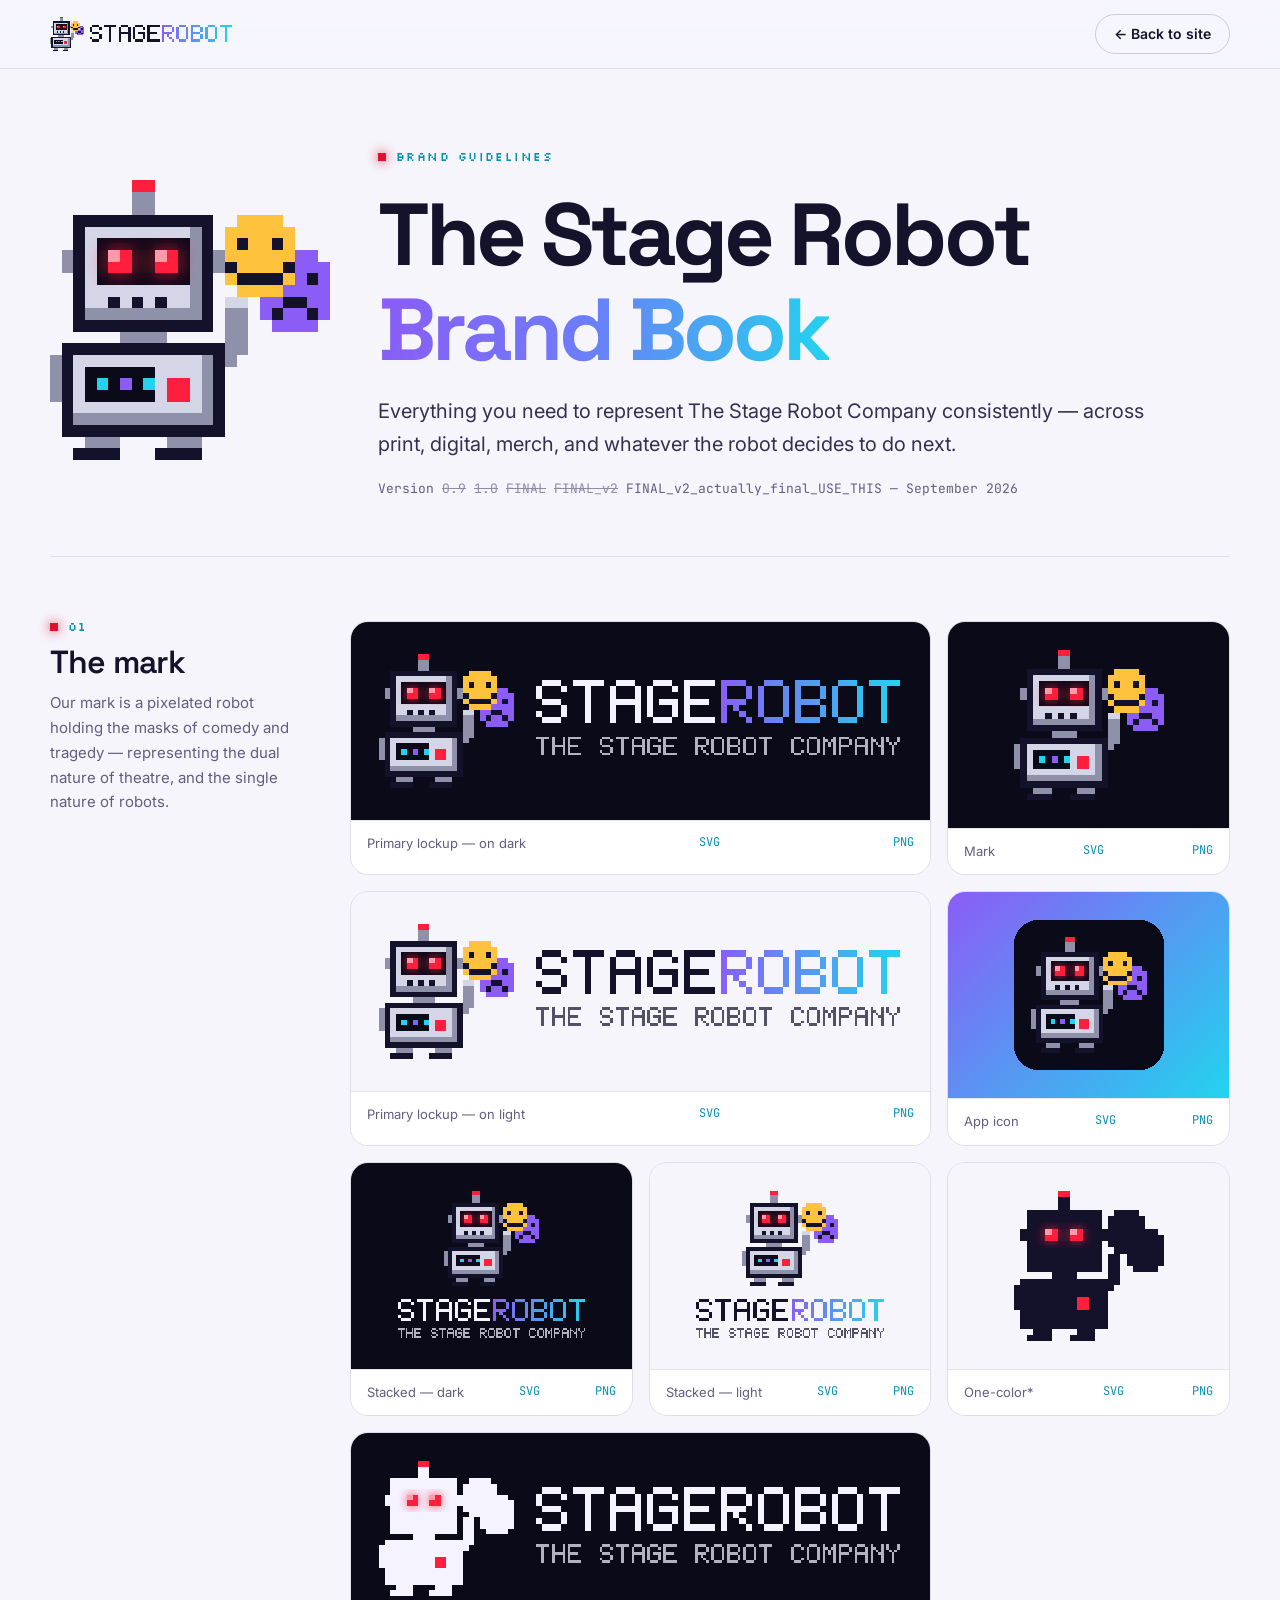
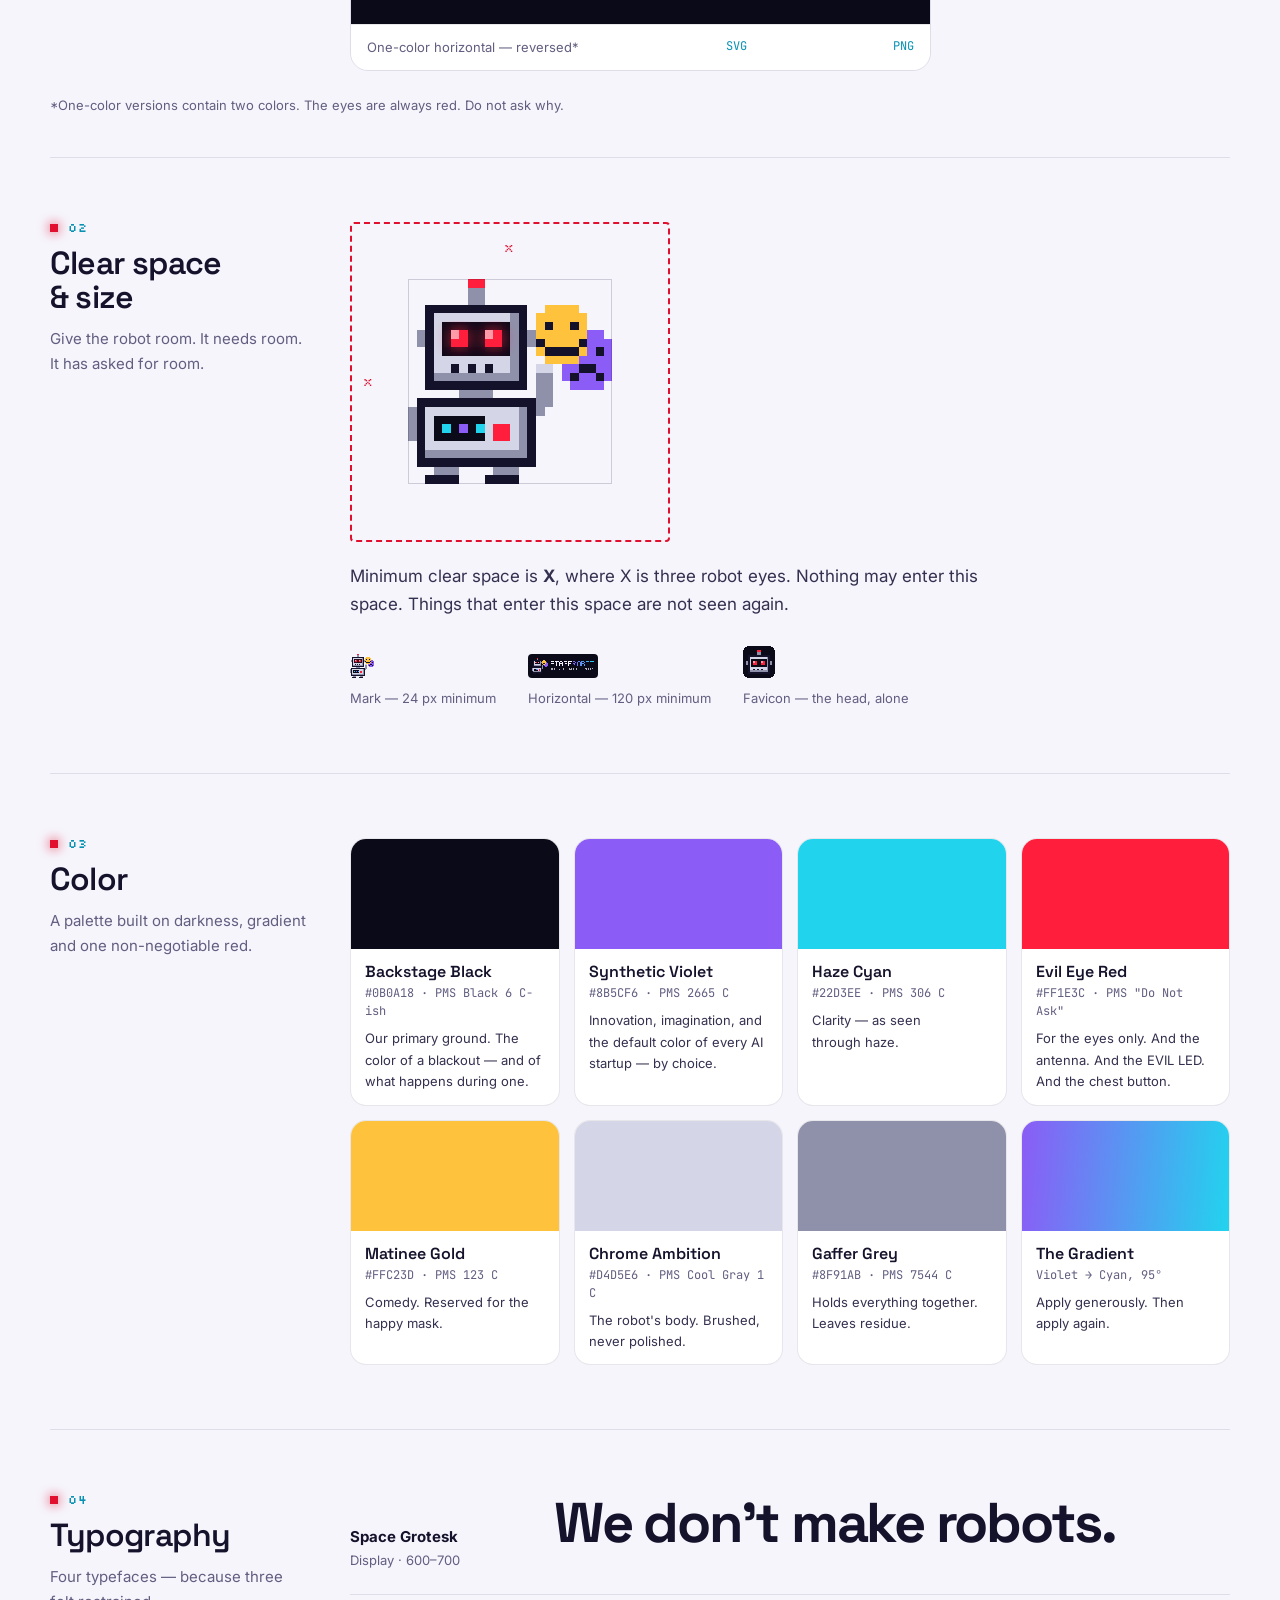
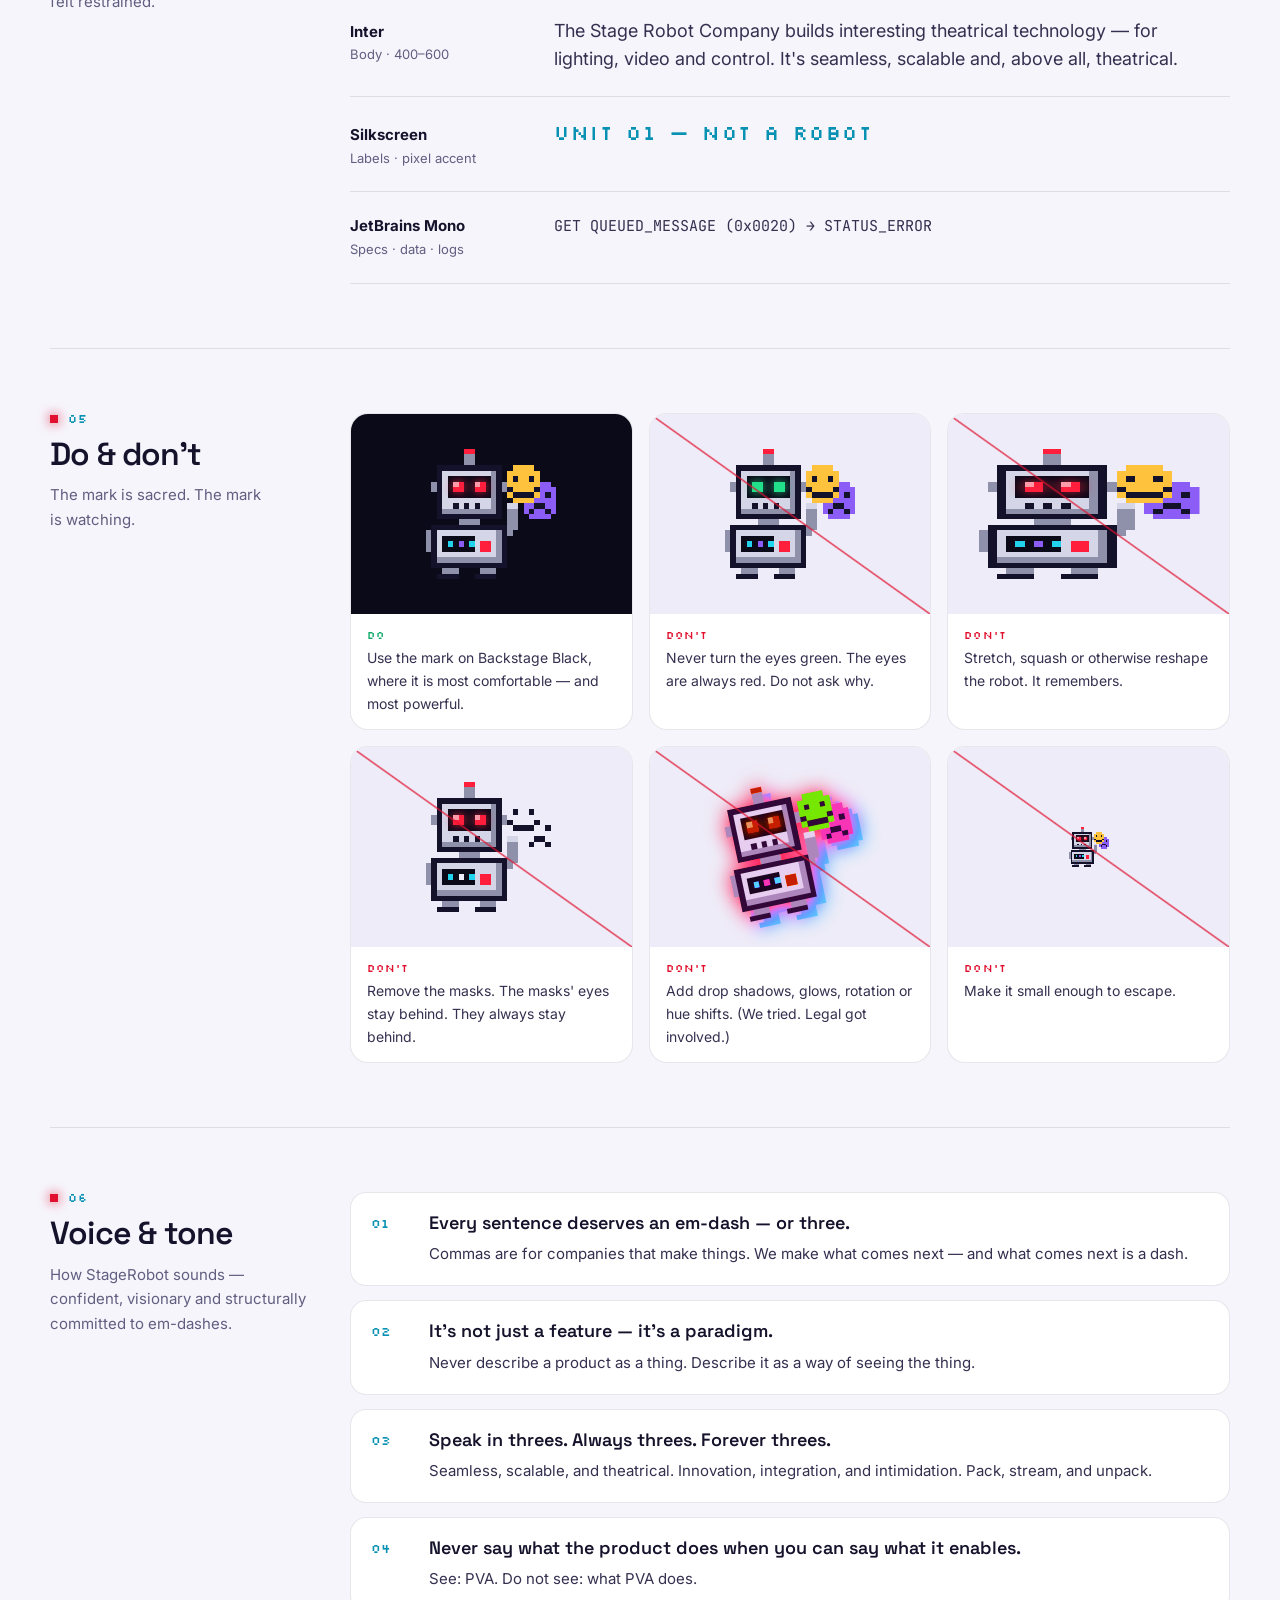
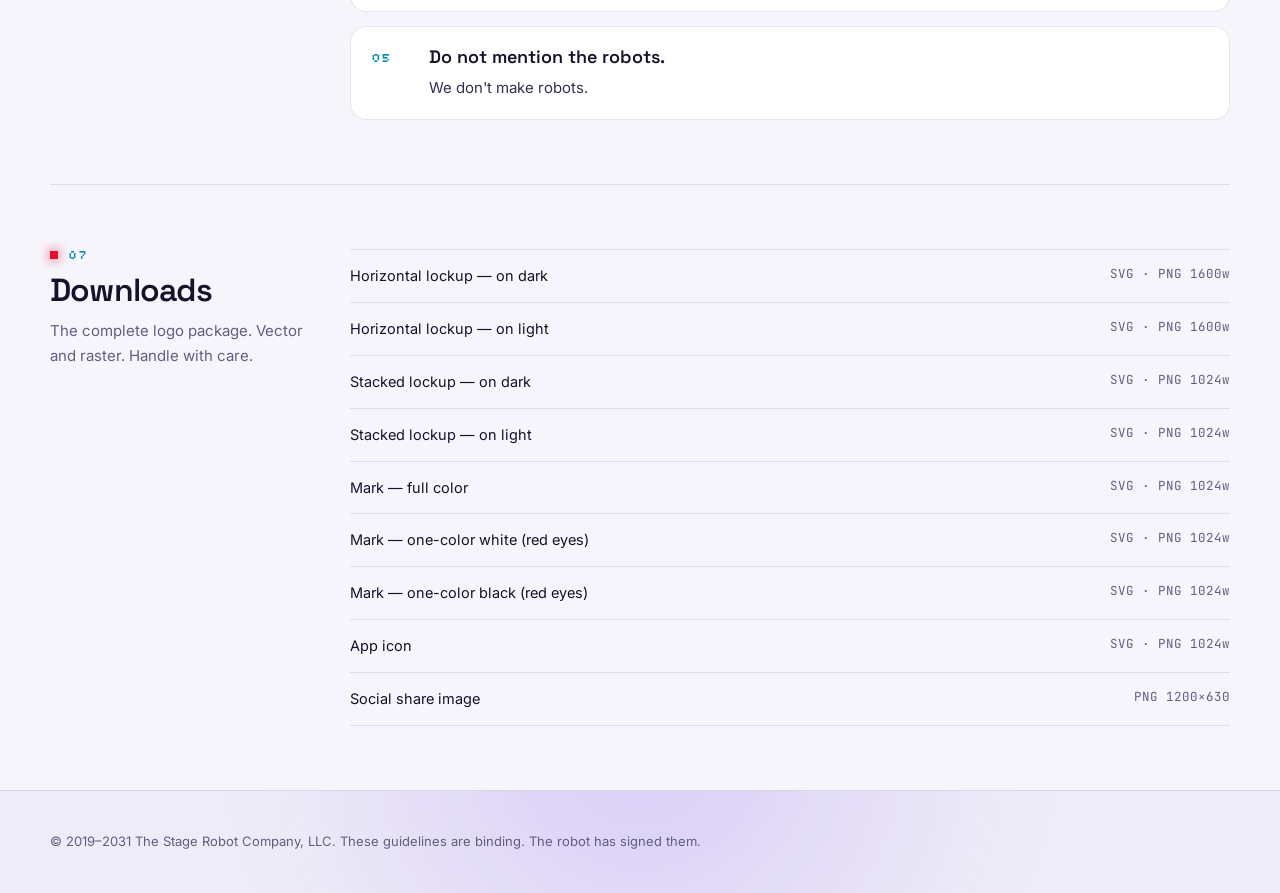
<file: stagerobot-site/brand.html>
<!doctype html>
<html lang="en">
<head>
<meta charset="utf-8">
<meta name="viewport" content="width=device-width, initial-scale=1, viewport-fit=cover">
<title>StageRobot Brand Book</title>
<meta name="description" content="Logo, color, type and voice guidelines for The Stage Robot Company. The eyes are always red.">
<link rel="icon" href="favicon.svg" type="image/svg+xml">
<link rel="preconnect" href="https://fonts.googleapis.com">
<link rel="preconnect" href="https://fonts.gstatic.com" crossorigin>
<link rel="stylesheet" href="https://fonts.googleapis.com/css2?family=Inter:wght@400;500;600;700&family=JetBrains+Mono:wght@400;600&family=Silkscreen&family=Space+Grotesk:wght@500;600;700&display=swap">
<link rel="stylesheet" href="assets/css/site.css">
<style>
  .bb-hero { padding-block: 72px 56px; display: grid; grid-template-columns: 280px 1fr; gap: 48px; align-items: center; }
  .bb-hero .mark { width: 100%; }
  .bb-hero h1 { font-size: clamp(44px, 7vw, 88px); letter-spacing: -.045em; font-weight: 700; margin-block: 18px; }
  .ver { font: 13px/1.6 var(--f-mono); color: var(--muted); }
  .ver s { opacity: .7; }
  .bb-sec { padding-block: 64px; border-top: 1px solid var(--line); display: grid; grid-template-columns: 260px 1fr; gap: 40px; }
  .bb-sec > header { display: grid; gap: 12px; align-content: start; }
  .bb-sec h2 { font-size: 32px; }
  .bb-sec header p { color: var(--muted); font-size: 15px; }
  .tiles { display: grid; grid-template-columns: repeat(auto-fill, minmax(250px, 1fr)); gap: 16px; }
  .tile { margin: 0; border-radius: 18px; border: 1px solid var(--line); overflow: hidden; display: grid; }
  .tile .well { display: grid; place-items: center; padding: 28px; min-height: 180px; }
  .tile .well img { max-height: 150px; width: auto; }
  .tile.wide { grid-column: span 2; }
  .tile figcaption { padding: 12px 16px; font-size: 13px; color: var(--muted); border-top: 1px solid var(--line); background: var(--surface); display: flex; justify-content: space-between; gap: 10px; flex-wrap: wrap; }
  .tile figcaption a { color: var(--cyan); text-decoration: none; font-family: var(--f-mono); font-size: 12px; }
  .well.dark { background: #0B0A18; } .well.light { background: #F6F5FC; } .well.grad { background: linear-gradient(135deg, #8B5CF6, #22D3EE); }
  @media (max-width: 640px) { .tile.wide { grid-column: auto; } }
  .clear { position: relative; width: min(320px, 100%); aspect-ratio: 1; margin: 0; }
  .clear .mark { position: absolute; inset: 18%; width: 64%; }
  .clear::before { content: ""; position: absolute; inset: 0; border: 2px dashed var(--red); border-radius: 4px; }
  .clear::after { content: ""; position: absolute; inset: 18%; border: 1px solid var(--line-2); }
  .clear span { position: absolute; font: 400 11px var(--f-pixel); color: var(--red); letter-spacing: .1em; }
  .clear .x1 { top: 6%; left: 50%; transform: translateX(-50%); } .clear .x2 { left: 4%; top: 50%; transform: translateY(-50%); }
  .sizes { display: flex; flex-wrap: wrap; gap: 32px; align-items: end; margin-top: 28px; }
  .sizes figure { margin: 0; display: grid; gap: 10px; justify-items: start; font-size: 13px; color: var(--muted); }
  .swatches { display: grid; grid-template-columns: repeat(auto-fill, minmax(190px, 1fr)); gap: 14px; }
  .sw { border-radius: 16px; overflow: hidden; border: 1px solid var(--line); background: var(--surface); }
  .sw i { display: block; height: 110px; background: var(--c); }
  .sw div { padding: 12px 14px; display: grid; gap: 2px; }
  .sw b { font: 600 16px var(--f-display); }
  .sw code { font: 12px/1.5 var(--f-mono); color: var(--muted); }
  .sw p { font-size: 13px; color: var(--ink-2); margin-top: 6px; }
  .type-row { display: grid; grid-template-columns: 180px 1fr; gap: 24px; padding-block: 22px; border-bottom: 1px solid var(--line); align-items: baseline; }
  .type-row:first-child { padding-top: 0; }
  .type-row .meta { font-size: 13px; color: var(--muted); }
  .type-row .meta b { display: block; color: var(--ink); font-size: 15px; }
  .spec-a { font: 700 clamp(32px, 5vw, 56px)/1.05 var(--f-display); letter-spacing: -.04em; }
  .spec-b { font: 400 18px/1.6 var(--f-body); color: var(--ink-2); max-width: 60ch; }
  .spec-c { font: 400 20px/1.3 var(--f-pixel); letter-spacing: .08em; color: var(--cyan); }
  .spec-d { font: 400 15px/1.6 var(--f-mono); color: var(--ink-2); }
  @media (max-width: 640px) { .type-row { grid-template-columns: 1fr; gap: 8px; } }
  .dd { display: grid; grid-template-columns: repeat(auto-fill, minmax(220px, 1fr)); gap: 16px; }
  .dd figure { margin: 0; border-radius: 18px; border: 1px solid var(--line); overflow: hidden; background: var(--surface); }
  .dd .well { background: var(--bg-2); display: grid; place-items: center; height: 200px; overflow: hidden; position: relative; }
  .dd .mark { width: 130px; }
  .dd figcaption { padding: 14px 16px; font-size: 14px; color: var(--ink-2); display: grid; gap: 4px; }
  .dd figcaption b { font: 400 11px var(--f-pixel); letter-spacing: .1em; }
  .do b { color: var(--green); } .dont b { color: var(--red); }
  .dont .well::after { content: ""; position: absolute; inset: 0; background: linear-gradient(to top right, transparent calc(50% - 1.5px), var(--red) 50%, transparent calc(50% + 1.5px)); opacity: .8; }
  .mark-dgreen .sr-eyes rect, .mark-dgreen .sr-glow rect { fill: #22E08A; }
  .mark-dstretch { transform: scaleX(1.7); }
  .mark-dnomask rect[fill="#FFC23D"], .mark-dnomask rect[fill="#8B5CF6"] { opacity: 0; }
  .mark-dfx { filter: drop-shadow(0 0 10px #FF3FA4) drop-shadow(8px 8px 0 #22D3EE) saturate(2) hue-rotate(40deg); transform: rotate(-12deg); }
  .mark-dsmall { width: 40px !important; }
  .voice { display: grid; gap: 14px; list-style: none; padding: 0; margin: 0; counter-reset: v; }
  .voice li { counter-increment: v; display: grid; grid-template-columns: 44px 1fr; gap: 14px; padding: 18px 20px; border-radius: 16px; background: var(--surface); border: 1px solid var(--line); }
  .voice li::before { content: counter(v, decimal-leading-zero); font: 400 13px var(--f-pixel); color: var(--cyan); padding-top: 4px; }
  .voice b { display: block; font: 600 18px/1.35 var(--f-display); margin-bottom: 4px; }
  .voice span { color: var(--ink-2); font-size: 15px; }
  .dl { display: grid; gap: 0; border-top: 1px solid var(--line); font-size: 14.5px; }
  .dl a { display: flex; justify-content: space-between; gap: 16px; padding: 14px 0; border-bottom: 1px solid var(--line); text-decoration: none; }
  .dl a span:last-child { font-family: var(--f-mono); font-size: 12.5px; color: var(--muted); }
  .dl a:hover span:first-child { color: var(--cyan); }
  @media (max-width: 860px) { .bb-hero, .bb-sec { grid-template-columns: 1fr; } .bb-hero .mark { max-width: 220px; } }
</style>
</head>
<body>
<header class="nav">
  <div class="wrap">
    <a class="nav-brand" href="index.html" aria-label="StageRobot home"><svg xmlns="http://www.w3.org/2000/svg" viewBox="0 0 1287 240" class="nav-logo" shape-rendering="crispEdges" role="img" aria-label="StageRobot — The Stage Robot Company"><defs><linearGradient id="nav-wm" gradientUnits="userSpaceOnUse" x1="773" y1="0" x2="1283" y2="0"><stop offset="0" stop-color="#8B5CF6"/><stop offset="1" stop-color="#22D3EE"/></linearGradient></defs><defs><filter id="nav-glow" x="-50%" y="-50%" width="200%" height="200%"><feGaussianBlur stdDeviation="9"/></filter></defs><g class="sr-body"><rect x="70" y="10" width="20" height="10" fill="#8F91AB"/><rect x="70" y="20" width="20" height="10" fill="#8F91AB"/><rect x="20" y="30" width="120" height="10" fill="#14122B"/><rect x="160" y="30" width="40" height="10" fill="#FFC23D"/><rect x="20" y="40" width="10" height="10" fill="#14122B"/><rect x="30" y="40" width="90" height="10" fill="#D4D5E6"/><rect x="120" y="40" width="10" height="10" fill="#8F91AB"/><rect x="130" y="40" width="10" height="10" fill="#14122B"/><rect x="150" y="40" width="60" height="10" fill="#FFC23D"/><rect x="20" y="50" width="10" height="10" fill="#14122B"/><rect x="30" y="50" width="10" height="10" fill="#D4D5E6"/><rect x="40" y="50" width="80" height="10" fill="#0B0A18"/><rect x="120" y="50" width="10" height="10" fill="#8F91AB"/><rect x="130" y="50" width="10" height="10" fill="#14122B"/><rect x="150" y="50" width="10" height="10" fill="#FFC23D"/><rect x="160" y="50" width="10" height="10" fill="#14122B"/><rect x="170" y="50" width="20" height="10" fill="#FFC23D"/><rect x="190" y="50" width="10" height="10" fill="#14122B"/><rect x="200" y="50" width="10" height="10" fill="#FFC23D"/><rect x="10" y="60" width="10" height="10" fill="#8F91AB"/><rect x="20" y="60" width="10" height="10" fill="#14122B"/><rect x="30" y="60" width="10" height="10" fill="#D4D5E6"/><rect x="40" y="60" width="10" height="10" fill="#0B0A18"/><rect x="70" y="60" width="20" height="10" fill="#0B0A18"/><rect x="110" y="60" width="10" height="10" fill="#0B0A18"/><rect x="120" y="60" width="10" height="10" fill="#8F91AB"/><rect x="130" y="60" width="10" height="10" fill="#14122B"/><rect x="140" y="60" width="10" height="10" fill="#8F91AB"/><rect x="150" y="60" width="60" height="10" fill="#FFC23D"/><rect x="210" y="60" width="20" height="10" fill="#8B5CF6"/><rect x="10" y="70" width="10" height="10" fill="#8F91AB"/><rect x="20" y="70" width="10" height="10" fill="#14122B"/><rect x="30" y="70" width="10" height="10" fill="#D4D5E6"/><rect x="40" y="70" width="10" height="10" fill="#0B0A18"/><rect x="70" y="70" width="20" height="10" fill="#0B0A18"/><rect x="110" y="70" width="10" height="10" fill="#0B0A18"/><rect x="120" y="70" width="10" height="10" fill="#8F91AB"/><rect x="130" y="70" width="10" height="10" fill="#14122B"/><rect x="140" y="70" width="10" height="10" fill="#8F91AB"/><rect x="150" y="70" width="10" height="10" fill="#14122B"/><rect x="160" y="70" width="40" height="10" fill="#FFC23D"/><rect x="200" y="70" width="10" height="10" fill="#14122B"/><rect x="210" y="70" width="30" height="10" fill="#8B5CF6"/><rect x="20" y="80" width="10" height="10" fill="#14122B"/><rect x="30" y="80" width="10" height="10" fill="#D4D5E6"/><rect x="40" y="80" width="80" height="10" fill="#0B0A18"/><rect x="120" y="80" width="10" height="10" fill="#8F91AB"/><rect x="130" y="80" width="10" height="10" fill="#14122B"/><rect x="150" y="80" width="10" height="10" fill="#FFC23D"/><rect x="160" y="80" width="40" height="10" fill="#14122B"/><rect x="200" y="80" width="10" height="10" fill="#FFC23D"/><rect x="210" y="80" width="10" height="10" fill="#8B5CF6"/><rect x="220" y="80" width="10" height="10" fill="#14122B"/><rect x="230" y="80" width="10" height="10" fill="#8B5CF6"/><rect x="20" y="90" width="10" height="10" fill="#14122B"/><rect x="30" y="90" width="90" height="10" fill="#D4D5E6"/><rect x="120" y="90" width="10" height="10" fill="#8F91AB"/><rect x="130" y="90" width="10" height="10" fill="#14122B"/><rect x="160" y="90" width="40" height="10" fill="#FFC23D"/><rect x="200" y="90" width="40" height="10" fill="#8B5CF6"/><rect x="20" y="100" width="10" height="10" fill="#14122B"/><rect x="30" y="100" width="20" height="10" fill="#D4D5E6"/><rect x="50" y="100" width="10" height="10" fill="#14122B"/><rect x="60" y="100" width="10" height="10" fill="#D4D5E6"/><rect x="70" y="100" width="10" height="10" fill="#14122B"/><rect x="80" y="100" width="10" height="10" fill="#D4D5E6"/><rect x="90" y="100" width="10" height="10" fill="#14122B"/><rect x="100" y="100" width="20" height="10" fill="#D4D5E6"/><rect x="120" y="100" width="10" height="10" fill="#8F91AB"/><rect x="130" y="100" width="10" height="10" fill="#14122B"/><rect x="150" y="100" width="20" height="10" fill="#D4D5E6"/><rect x="180" y="100" width="20" height="10" fill="#8B5CF6"/><rect x="200" y="100" width="20" height="10" fill="#14122B"/><rect x="220" y="100" width="20" height="10" fill="#8B5CF6"/><rect x="20" y="110" width="10" height="10" fill="#14122B"/><rect x="30" y="110" width="100" height="10" fill="#8F91AB"/><rect x="130" y="110" width="10" height="10" fill="#14122B"/><rect x="150" y="110" width="20" height="10" fill="#8F91AB"/><rect x="180" y="110" width="10" height="10" fill="#8B5CF6"/><rect x="190" y="110" width="10" height="10" fill="#14122B"/><rect x="200" y="110" width="20" height="10" fill="#8B5CF6"/><rect x="220" y="110" width="10" height="10" fill="#14122B"/><rect x="230" y="110" width="10" height="10" fill="#8B5CF6"/><rect x="20" y="120" width="120" height="10" fill="#14122B"/><rect x="150" y="120" width="20" height="10" fill="#8F91AB"/><rect x="190" y="120" width="40" height="10" fill="#8B5CF6"/><rect x="60" y="130" width="40" height="10" fill="#8F91AB"/><rect x="150" y="130" width="20" height="10" fill="#8F91AB"/><rect x="10" y="140" width="140" height="10" fill="#14122B"/><rect x="150" y="140" width="20" height="10" fill="#8F91AB"/><rect x="0" y="150" width="10" height="10" fill="#8F91AB"/><rect x="10" y="150" width="10" height="10" fill="#14122B"/><rect x="20" y="150" width="110" height="10" fill="#D4D5E6"/><rect x="130" y="150" width="10" height="10" fill="#8F91AB"/><rect x="140" y="150" width="10" height="10" fill="#14122B"/><rect x="150" y="150" width="10" height="10" fill="#8F91AB"/><rect x="0" y="160" width="10" height="10" fill="#8F91AB"/><rect x="10" y="160" width="10" height="10" fill="#14122B"/><rect x="20" y="160" width="10" height="10" fill="#D4D5E6"/><rect x="30" y="160" width="60" height="10" fill="#0B0A18"/><rect x="90" y="160" width="40" height="10" fill="#D4D5E6"/><rect x="130" y="160" width="10" height="10" fill="#8F91AB"/><rect x="140" y="160" width="10" height="10" fill="#14122B"/><rect x="0" y="170" width="10" height="10" fill="#8F91AB"/><rect x="10" y="170" width="10" height="10" fill="#14122B"/><rect x="20" y="170" width="10" height="10" fill="#D4D5E6"/><rect x="30" y="170" width="10" height="10" fill="#0B0A18"/><rect x="40" y="170" width="10" height="10" fill="#22D3EE"/><rect x="50" y="170" width="10" height="10" fill="#0B0A18"/><rect x="60" y="170" width="10" height="10" fill="#8B5CF6"/><rect x="70" y="170" width="10" height="10" fill="#0B0A18"/><rect x="80" y="170" width="10" height="10" fill="#22D3EE"/><rect x="90" y="170" width="10" height="10" fill="#D4D5E6"/><rect x="120" y="170" width="10" height="10" fill="#D4D5E6"/><rect x="130" y="170" width="10" height="10" fill="#8F91AB"/><rect x="140" y="170" width="10" height="10" fill="#14122B"/><rect x="0" y="180" width="10" height="10" fill="#8F91AB"/><rect x="10" y="180" width="10" height="10" fill="#14122B"/><rect x="20" y="180" width="10" height="10" fill="#D4D5E6"/><rect x="30" y="180" width="60" height="10" fill="#0B0A18"/><rect x="90" y="180" width="10" height="10" fill="#D4D5E6"/><rect x="120" y="180" width="10" height="10" fill="#D4D5E6"/><rect x="130" y="180" width="10" height="10" fill="#8F91AB"/><rect x="140" y="180" width="10" height="10" fill="#14122B"/><rect x="10" y="190" width="10" height="10" fill="#14122B"/><rect x="20" y="190" width="110" height="10" fill="#D4D5E6"/><rect x="130" y="190" width="10" height="10" fill="#8F91AB"/><rect x="140" y="190" width="10" height="10" fill="#14122B"/><rect x="10" y="200" width="10" height="10" fill="#14122B"/><rect x="20" y="200" width="120" height="10" fill="#8F91AB"/><rect x="140" y="200" width="10" height="10" fill="#14122B"/><rect x="10" y="210" width="140" height="10" fill="#14122B"/><rect x="30" y="220" width="30" height="10" fill="#8F91AB"/><rect x="100" y="220" width="30" height="10" fill="#8F91AB"/><rect x="20" y="230" width="40" height="10" fill="#14122B"/><rect x="90" y="230" width="40" height="10" fill="#14122B"/></g><g class="sr-bulb"><rect x="70" y="0" width="20" height="10" fill="#FF1E3C"/><rect x="100" y="170" width="20" height="10" fill="#FF1E3C"/><rect x="100" y="180" width="20" height="10" fill="#FF1E3C"/></g><g class="sr-eyes-wrap"><g class="sr-glow" filter="url(#nav-glow)" opacity=".85"><rect x="50" y="60" width="10" height="10" fill="#FF1E3C"/><rect x="60" y="60" width="10" height="10" fill="#FF1E3C"/><rect x="90" y="60" width="10" height="10" fill="#FF1E3C"/><rect x="100" y="60" width="10" height="10" fill="#FF1E3C"/><rect x="50" y="70" width="20" height="10" fill="#FF1E3C"/><rect x="90" y="70" width="20" height="10" fill="#FF1E3C"/></g><g class="sr-eyes"><rect x="50" y="60" width="10" height="10" fill="#FF9AA8"/><rect x="60" y="60" width="10" height="10" fill="#FF1E3C"/><rect x="90" y="60" width="10" height="10" fill="#FF9AA8"/><rect x="100" y="60" width="10" height="10" fill="#FF1E3C"/><rect x="50" y="70" width="20" height="10" fill="#FF1E3C"/><rect x="90" y="70" width="20" height="10" fill="#FF1E3C"/></g></g><g transform="translate(0 54.5)"><rect x="297" y="0" width="51" height="17" fill="currentColor"/><rect x="280" y="17" width="17" height="17" fill="currentColor"/><rect x="348" y="17" width="17" height="17" fill="currentColor"/><rect x="280" y="34" width="17" height="17" fill="currentColor"/><rect x="297" y="51" width="51" height="17" fill="currentColor"/><rect x="348" y="68" width="17" height="17" fill="currentColor"/><rect x="280" y="85" width="17" height="17" fill="currentColor"/><rect x="348" y="85" width="17" height="17" fill="currentColor"/><rect x="297" y="102" width="51" height="17" fill="currentColor"/><rect x="382" y="0" width="85" height="17" fill="currentColor"/><rect x="416" y="17" width="17" height="17" fill="currentColor"/><rect x="416" y="34" width="17" height="17" fill="currentColor"/><rect x="416" y="51" width="17" height="17" fill="currentColor"/><rect x="416" y="68" width="17" height="17" fill="currentColor"/><rect x="416" y="85" width="17" height="17" fill="currentColor"/><rect x="416" y="102" width="17" height="17" fill="currentColor"/><rect x="501" y="0" width="51" height="17" fill="currentColor"/><rect x="484" y="17" width="17" height="17" fill="currentColor"/><rect x="552" y="17" width="17" height="17" fill="currentColor"/><rect x="484" y="34" width="17" height="17" fill="currentColor"/><rect x="552" y="34" width="17" height="17" fill="currentColor"/><rect x="484" y="51" width="85" height="17" fill="currentColor"/><rect x="484" y="68" width="17" height="17" fill="currentColor"/><rect x="552" y="68" width="17" height="17" fill="currentColor"/><rect x="484" y="85" width="17" height="17" fill="currentColor"/><rect x="552" y="85" width="17" height="17" fill="currentColor"/><rect x="484" y="102" width="17" height="17" fill="currentColor"/><rect x="552" y="102" width="17" height="17" fill="currentColor"/><rect x="603" y="0" width="51" height="17" fill="currentColor"/><rect x="586" y="17" width="17" height="17" fill="currentColor"/><rect x="654" y="17" width="17" height="17" fill="currentColor"/><rect x="586" y="34" width="17" height="17" fill="currentColor"/><rect x="586" y="51" width="17" height="17" fill="currentColor"/><rect x="620" y="51" width="51" height="17" fill="currentColor"/><rect x="586" y="68" width="17" height="17" fill="currentColor"/><rect x="654" y="68" width="17" height="17" fill="currentColor"/><rect x="586" y="85" width="17" height="17" fill="currentColor"/><rect x="654" y="85" width="17" height="17" fill="currentColor"/><rect x="603" y="102" width="51" height="17" fill="currentColor"/><rect x="688" y="0" width="85" height="17" fill="currentColor"/><rect x="688" y="17" width="17" height="17" fill="currentColor"/><rect x="688" y="34" width="17" height="17" fill="currentColor"/><rect x="688" y="51" width="68" height="17" fill="currentColor"/><rect x="688" y="68" width="17" height="17" fill="currentColor"/><rect x="688" y="85" width="17" height="17" fill="currentColor"/><rect x="688" y="102" width="85" height="17" fill="currentColor"/><rect x="790" y="0" width="68" height="17" fill="url(#nav-wm)"/><rect x="790" y="17" width="17" height="17" fill="url(#nav-wm)"/><rect x="858" y="17" width="17" height="17" fill="url(#nav-wm)"/><rect x="790" y="34" width="17" height="17" fill="url(#nav-wm)"/><rect x="858" y="34" width="17" height="17" fill="url(#nav-wm)"/><rect x="790" y="51" width="68" height="17" fill="url(#nav-wm)"/><rect x="790" y="68" width="17" height="17" fill="url(#nav-wm)"/><rect x="824" y="68" width="17" height="17" fill="url(#nav-wm)"/><rect x="790" y="85" width="17" height="17" fill="url(#nav-wm)"/><rect x="841" y="85" width="17" height="17" fill="url(#nav-wm)"/><rect x="790" y="102" width="17" height="17" fill="url(#nav-wm)"/><rect x="858" y="102" width="17" height="17" fill="url(#nav-wm)"/><rect x="909" y="0" width="51" height="17" fill="url(#nav-wm)"/><rect x="892" y="17" width="17" height="17" fill="url(#nav-wm)"/><rect x="960" y="17" width="17" height="17" fill="url(#nav-wm)"/><rect x="892" y="34" width="17" height="17" fill="url(#nav-wm)"/><rect x="960" y="34" width="17" height="17" fill="url(#nav-wm)"/><rect x="892" y="51" width="17" height="17" fill="url(#nav-wm)"/><rect x="960" y="51" width="17" height="17" fill="url(#nav-wm)"/><rect x="892" y="68" width="17" height="17" fill="url(#nav-wm)"/><rect x="960" y="68" width="17" height="17" fill="url(#nav-wm)"/><rect x="892" y="85" width="17" height="17" fill="url(#nav-wm)"/><rect x="960" y="85" width="17" height="17" fill="url(#nav-wm)"/><rect x="909" y="102" width="51" height="17" fill="url(#nav-wm)"/><rect x="994" y="0" width="68" height="17" fill="url(#nav-wm)"/><rect x="994" y="17" width="17" height="17" fill="url(#nav-wm)"/><rect x="1062" y="17" width="17" height="17" fill="url(#nav-wm)"/><rect x="994" y="34" width="17" height="17" fill="url(#nav-wm)"/><rect x="1062" y="34" width="17" height="17" fill="url(#nav-wm)"/><rect x="994" y="51" width="68" height="17" fill="url(#nav-wm)"/><rect x="994" y="68" width="17" height="17" fill="url(#nav-wm)"/><rect x="1062" y="68" width="17" height="17" fill="url(#nav-wm)"/><rect x="994" y="85" width="17" height="17" fill="url(#nav-wm)"/><rect x="1062" y="85" width="17" height="17" fill="url(#nav-wm)"/><rect x="994" y="102" width="68" height="17" fill="url(#nav-wm)"/><rect x="1113" y="0" width="51" height="17" fill="url(#nav-wm)"/><rect x="1096" y="17" width="17" height="17" fill="url(#nav-wm)"/><rect x="1164" y="17" width="17" height="17" fill="url(#nav-wm)"/><rect x="1096" y="34" width="17" height="17" fill="url(#nav-wm)"/><rect x="1164" y="34" width="17" height="17" fill="url(#nav-wm)"/><rect x="1096" y="51" width="17" height="17" fill="url(#nav-wm)"/><rect x="1164" y="51" width="17" height="17" fill="url(#nav-wm)"/><rect x="1096" y="68" width="17" height="17" fill="url(#nav-wm)"/><rect x="1164" y="68" width="17" height="17" fill="url(#nav-wm)"/><rect x="1096" y="85" width="17" height="17" fill="url(#nav-wm)"/><rect x="1164" y="85" width="17" height="17" fill="url(#nav-wm)"/><rect x="1113" y="102" width="51" height="17" fill="url(#nav-wm)"/><rect x="1198" y="0" width="85" height="17" fill="url(#nav-wm)"/><rect x="1232" y="17" width="17" height="17" fill="url(#nav-wm)"/><rect x="1232" y="34" width="17" height="17" fill="url(#nav-wm)"/><rect x="1232" y="51" width="17" height="17" fill="url(#nav-wm)"/><rect x="1232" y="68" width="17" height="17" fill="url(#nav-wm)"/><rect x="1232" y="85" width="17" height="17" fill="url(#nav-wm)"/><rect x="1232" y="102" width="17" height="17" fill="url(#nav-wm)"/></g></svg></a>
    <a class="btn btn-ghost" href="index.html" style="margin-left:auto">← Back to site</a>
  </div>
</header>

<main class="wrap">
  <section class="bb-hero">
    <svg xmlns="http://www.w3.org/2000/svg" viewBox="0 0 240 240" class="mark mark-bbhero" shape-rendering="crispEdges" role="img" aria-label="StageRobot pixel robot holding comedy and tragedy masks"><defs><filter id="bbhero-glow" x="-50%" y="-50%" width="200%" height="200%"><feGaussianBlur stdDeviation="9"/></filter></defs><g class="sr-body"><rect x="70" y="10" width="20" height="10" fill="#8F91AB"/><rect x="70" y="20" width="20" height="10" fill="#8F91AB"/><rect x="20" y="30" width="120" height="10" fill="#14122B"/><rect x="160" y="30" width="40" height="10" fill="#FFC23D"/><rect x="20" y="40" width="10" height="10" fill="#14122B"/><rect x="30" y="40" width="90" height="10" fill="#D4D5E6"/><rect x="120" y="40" width="10" height="10" fill="#8F91AB"/><rect x="130" y="40" width="10" height="10" fill="#14122B"/><rect x="150" y="40" width="60" height="10" fill="#FFC23D"/><rect x="20" y="50" width="10" height="10" fill="#14122B"/><rect x="30" y="50" width="10" height="10" fill="#D4D5E6"/><rect x="40" y="50" width="80" height="10" fill="#0B0A18"/><rect x="120" y="50" width="10" height="10" fill="#8F91AB"/><rect x="130" y="50" width="10" height="10" fill="#14122B"/><rect x="150" y="50" width="10" height="10" fill="#FFC23D"/><rect x="160" y="50" width="10" height="10" fill="#14122B"/><rect x="170" y="50" width="20" height="10" fill="#FFC23D"/><rect x="190" y="50" width="10" height="10" fill="#14122B"/><rect x="200" y="50" width="10" height="10" fill="#FFC23D"/><rect x="10" y="60" width="10" height="10" fill="#8F91AB"/><rect x="20" y="60" width="10" height="10" fill="#14122B"/><rect x="30" y="60" width="10" height="10" fill="#D4D5E6"/><rect x="40" y="60" width="10" height="10" fill="#0B0A18"/><rect x="70" y="60" width="20" height="10" fill="#0B0A18"/><rect x="110" y="60" width="10" height="10" fill="#0B0A18"/><rect x="120" y="60" width="10" height="10" fill="#8F91AB"/><rect x="130" y="60" width="10" height="10" fill="#14122B"/><rect x="140" y="60" width="10" height="10" fill="#8F91AB"/><rect x="150" y="60" width="60" height="10" fill="#FFC23D"/><rect x="210" y="60" width="20" height="10" fill="#8B5CF6"/><rect x="10" y="70" width="10" height="10" fill="#8F91AB"/><rect x="20" y="70" width="10" height="10" fill="#14122B"/><rect x="30" y="70" width="10" height="10" fill="#D4D5E6"/><rect x="40" y="70" width="10" height="10" fill="#0B0A18"/><rect x="70" y="70" width="20" height="10" fill="#0B0A18"/><rect x="110" y="70" width="10" height="10" fill="#0B0A18"/><rect x="120" y="70" width="10" height="10" fill="#8F91AB"/><rect x="130" y="70" width="10" height="10" fill="#14122B"/><rect x="140" y="70" width="10" height="10" fill="#8F91AB"/><rect x="150" y="70" width="10" height="10" fill="#14122B"/><rect x="160" y="70" width="40" height="10" fill="#FFC23D"/><rect x="200" y="70" width="10" height="10" fill="#14122B"/><rect x="210" y="70" width="30" height="10" fill="#8B5CF6"/><rect x="20" y="80" width="10" height="10" fill="#14122B"/><rect x="30" y="80" width="10" height="10" fill="#D4D5E6"/><rect x="40" y="80" width="80" height="10" fill="#0B0A18"/><rect x="120" y="80" width="10" height="10" fill="#8F91AB"/><rect x="130" y="80" width="10" height="10" fill="#14122B"/><rect x="150" y="80" width="10" height="10" fill="#FFC23D"/><rect x="160" y="80" width="40" height="10" fill="#14122B"/><rect x="200" y="80" width="10" height="10" fill="#FFC23D"/><rect x="210" y="80" width="10" height="10" fill="#8B5CF6"/><rect x="220" y="80" width="10" height="10" fill="#14122B"/><rect x="230" y="80" width="10" height="10" fill="#8B5CF6"/><rect x="20" y="90" width="10" height="10" fill="#14122B"/><rect x="30" y="90" width="90" height="10" fill="#D4D5E6"/><rect x="120" y="90" width="10" height="10" fill="#8F91AB"/><rect x="130" y="90" width="10" height="10" fill="#14122B"/><rect x="160" y="90" width="40" height="10" fill="#FFC23D"/><rect x="200" y="90" width="40" height="10" fill="#8B5CF6"/><rect x="20" y="100" width="10" height="10" fill="#14122B"/><rect x="30" y="100" width="20" height="10" fill="#D4D5E6"/><rect x="50" y="100" width="10" height="10" fill="#14122B"/><rect x="60" y="100" width="10" height="10" fill="#D4D5E6"/><rect x="70" y="100" width="10" height="10" fill="#14122B"/><rect x="80" y="100" width="10" height="10" fill="#D4D5E6"/><rect x="90" y="100" width="10" height="10" fill="#14122B"/><rect x="100" y="100" width="20" height="10" fill="#D4D5E6"/><rect x="120" y="100" width="10" height="10" fill="#8F91AB"/><rect x="130" y="100" width="10" height="10" fill="#14122B"/><rect x="150" y="100" width="20" height="10" fill="#D4D5E6"/><rect x="180" y="100" width="20" height="10" fill="#8B5CF6"/><rect x="200" y="100" width="20" height="10" fill="#14122B"/><rect x="220" y="100" width="20" height="10" fill="#8B5CF6"/><rect x="20" y="110" width="10" height="10" fill="#14122B"/><rect x="30" y="110" width="100" height="10" fill="#8F91AB"/><rect x="130" y="110" width="10" height="10" fill="#14122B"/><rect x="150" y="110" width="20" height="10" fill="#8F91AB"/><rect x="180" y="110" width="10" height="10" fill="#8B5CF6"/><rect x="190" y="110" width="10" height="10" fill="#14122B"/><rect x="200" y="110" width="20" height="10" fill="#8B5CF6"/><rect x="220" y="110" width="10" height="10" fill="#14122B"/><rect x="230" y="110" width="10" height="10" fill="#8B5CF6"/><rect x="20" y="120" width="120" height="10" fill="#14122B"/><rect x="150" y="120" width="20" height="10" fill="#8F91AB"/><rect x="190" y="120" width="40" height="10" fill="#8B5CF6"/><rect x="60" y="130" width="40" height="10" fill="#8F91AB"/><rect x="150" y="130" width="20" height="10" fill="#8F91AB"/><rect x="10" y="140" width="140" height="10" fill="#14122B"/><rect x="150" y="140" width="20" height="10" fill="#8F91AB"/><rect x="0" y="150" width="10" height="10" fill="#8F91AB"/><rect x="10" y="150" width="10" height="10" fill="#14122B"/><rect x="20" y="150" width="110" height="10" fill="#D4D5E6"/><rect x="130" y="150" width="10" height="10" fill="#8F91AB"/><rect x="140" y="150" width="10" height="10" fill="#14122B"/><rect x="150" y="150" width="10" height="10" fill="#8F91AB"/><rect x="0" y="160" width="10" height="10" fill="#8F91AB"/><rect x="10" y="160" width="10" height="10" fill="#14122B"/><rect x="20" y="160" width="10" height="10" fill="#D4D5E6"/><rect x="30" y="160" width="60" height="10" fill="#0B0A18"/><rect x="90" y="160" width="40" height="10" fill="#D4D5E6"/><rect x="130" y="160" width="10" height="10" fill="#8F91AB"/><rect x="140" y="160" width="10" height="10" fill="#14122B"/><rect x="0" y="170" width="10" height="10" fill="#8F91AB"/><rect x="10" y="170" width="10" height="10" fill="#14122B"/><rect x="20" y="170" width="10" height="10" fill="#D4D5E6"/><rect x="30" y="170" width="10" height="10" fill="#0B0A18"/><rect x="40" y="170" width="10" height="10" fill="#22D3EE"/><rect x="50" y="170" width="10" height="10" fill="#0B0A18"/><rect x="60" y="170" width="10" height="10" fill="#8B5CF6"/><rect x="70" y="170" width="10" height="10" fill="#0B0A18"/><rect x="80" y="170" width="10" height="10" fill="#22D3EE"/><rect x="90" y="170" width="10" height="10" fill="#D4D5E6"/><rect x="120" y="170" width="10" height="10" fill="#D4D5E6"/><rect x="130" y="170" width="10" height="10" fill="#8F91AB"/><rect x="140" y="170" width="10" height="10" fill="#14122B"/><rect x="0" y="180" width="10" height="10" fill="#8F91AB"/><rect x="10" y="180" width="10" height="10" fill="#14122B"/><rect x="20" y="180" width="10" height="10" fill="#D4D5E6"/><rect x="30" y="180" width="60" height="10" fill="#0B0A18"/><rect x="90" y="180" width="10" height="10" fill="#D4D5E6"/><rect x="120" y="180" width="10" height="10" fill="#D4D5E6"/><rect x="130" y="180" width="10" height="10" fill="#8F91AB"/><rect x="140" y="180" width="10" height="10" fill="#14122B"/><rect x="10" y="190" width="10" height="10" fill="#14122B"/><rect x="20" y="190" width="110" height="10" fill="#D4D5E6"/><rect x="130" y="190" width="10" height="10" fill="#8F91AB"/><rect x="140" y="190" width="10" height="10" fill="#14122B"/><rect x="10" y="200" width="10" height="10" fill="#14122B"/><rect x="20" y="200" width="120" height="10" fill="#8F91AB"/><rect x="140" y="200" width="10" height="10" fill="#14122B"/><rect x="10" y="210" width="140" height="10" fill="#14122B"/><rect x="30" y="220" width="30" height="10" fill="#8F91AB"/><rect x="100" y="220" width="30" height="10" fill="#8F91AB"/><rect x="20" y="230" width="40" height="10" fill="#14122B"/><rect x="90" y="230" width="40" height="10" fill="#14122B"/></g><g class="sr-bulb"><rect x="70" y="0" width="20" height="10" fill="#FF1E3C"/><rect x="100" y="170" width="20" height="10" fill="#FF1E3C"/><rect x="100" y="180" width="20" height="10" fill="#FF1E3C"/></g><g class="sr-eyes-wrap"><g class="sr-glow" filter="url(#bbhero-glow)" opacity=".85"><rect x="50" y="60" width="10" height="10" fill="#FF1E3C"/><rect x="60" y="60" width="10" height="10" fill="#FF1E3C"/><rect x="90" y="60" width="10" height="10" fill="#FF1E3C"/><rect x="100" y="60" width="10" height="10" fill="#FF1E3C"/><rect x="50" y="70" width="20" height="10" fill="#FF1E3C"/><rect x="90" y="70" width="20" height="10" fill="#FF1E3C"/></g><g class="sr-eyes"><rect x="50" y="60" width="10" height="10" fill="#FF9AA8"/><rect x="60" y="60" width="10" height="10" fill="#FF1E3C"/><rect x="90" y="60" width="10" height="10" fill="#FF9AA8"/><rect x="100" y="60" width="10" height="10" fill="#FF1E3C"/><rect x="50" y="70" width="20" height="10" fill="#FF1E3C"/><rect x="90" y="70" width="20" height="10" fill="#FF1E3C"/></g></g></svg>
    <div>
      <span class="eyebrow">Brand guidelines</span>
      <h1>The Stage Robot <span class="grad-text">Brand Book</span></h1>
      <p class="lead">Everything you need to represent The Stage Robot Company consistently — across print, digital, merch, and whatever the robot decides to do next.</p>
      <p class="ver" style="margin-top:18px">Version <s>0.9</s> <s>1.0</s> <s>FINAL</s> <s>FINAL_v2</s> FINAL_v2_actually_final_USE_THIS — September 2026</p>
    </div>
  </section>

  <section class="bb-sec">
    <header><span class="eyebrow">01</span><h2>The mark</h2><p>Our mark is a pixelated robot holding the masks of comedy and tragedy — representing the dual nature of theatre, and the single nature of robots.</p></header>
    <div class="tiles">
      <figure class="tile wide"><div class="well dark"><img src="assets/img/logo/logo-horizontal-on-dark.svg" alt="Horizontal lockup on dark"></div><figcaption>Primary lockup — on dark <a href="assets/img/logo/logo-horizontal-on-dark.svg">SVG</a><a href="assets/img/logo/logo-horizontal-on-dark.png">PNG</a></figcaption></figure>
      <figure class="tile"><div class="well dark"><img src="assets/img/logo/logo-mark.svg" alt="Robot mark"></div><figcaption>Mark <a href="assets/img/logo/logo-mark.svg">SVG</a><a href="assets/img/logo/logo-mark.png">PNG</a></figcaption></figure>
      <figure class="tile wide"><div class="well light"><img src="assets/img/logo/logo-horizontal-on-light.svg" alt="Horizontal lockup on light"></div><figcaption>Primary lockup — on light <a href="assets/img/logo/logo-horizontal-on-light.svg">SVG</a><a href="assets/img/logo/logo-horizontal-on-light.png">PNG</a></figcaption></figure>
      <figure class="tile"><div class="well grad"><img src="assets/img/logo/app-icon.svg" alt="App icon"></div><figcaption>App icon <a href="assets/img/logo/app-icon.svg">SVG</a><a href="assets/img/logo/app-icon.png">PNG</a></figcaption></figure>
      <figure class="tile"><div class="well dark"><img src="assets/img/logo/logo-stacked-on-dark.svg" alt="Stacked lockup on dark"></div><figcaption>Stacked — dark <a href="assets/img/logo/logo-stacked-on-dark.svg">SVG</a><a href="assets/img/logo/logo-stacked-on-dark.png">PNG</a></figcaption></figure>
      <figure class="tile"><div class="well light"><img src="assets/img/logo/logo-stacked-on-light.svg" alt="Stacked lockup on light"></div><figcaption>Stacked — light <a href="assets/img/logo/logo-stacked-on-light.svg">SVG</a><a href="assets/img/logo/logo-stacked-on-light.png">PNG</a></figcaption></figure>
      <figure class="tile"><div class="well light"><img src="assets/img/logo/logo-mark-mono-black.svg" alt="One-color mark in black with red eyes"></div><figcaption>One-color* <a href="assets/img/logo/logo-mark-mono-black.svg">SVG</a><a href="assets/img/logo/logo-mark-mono-black.png">PNG</a></figcaption></figure>
      <figure class="tile wide"><div class="well dark"><img src="assets/img/logo/logo-horizontal-mono-white.svg" alt="One-color horizontal lockup in white with red eyes"></div><figcaption>One-color horizontal — reversed* <a href="assets/img/logo/logo-horizontal-mono-white.svg">SVG</a><a href="assets/img/logo/logo-horizontal-mono-white.png">PNG</a></figcaption></figure>
    </div>
  </section>
  <p class="fine" style="margin:-40px 0 40px">*One-color versions contain two colors. The eyes are always red. Do not ask why.</p>

  <section class="bb-sec">
    <header><span class="eyebrow">02</span><h2>Clear space &amp; size</h2><p>Give the robot room. It needs room. It has asked for room.</p></header>
    <div>
      <figure class="clear"><svg xmlns="http://www.w3.org/2000/svg" viewBox="0 0 240 240" class="mark mark-bbclear" shape-rendering="crispEdges" role="img" aria-label="StageRobot pixel robot holding comedy and tragedy masks"><defs><filter id="bbclear-glow" x="-50%" y="-50%" width="200%" height="200%"><feGaussianBlur stdDeviation="9"/></filter></defs><g class="sr-body"><rect x="70" y="10" width="20" height="10" fill="#8F91AB"/><rect x="70" y="20" width="20" height="10" fill="#8F91AB"/><rect x="20" y="30" width="120" height="10" fill="#14122B"/><rect x="160" y="30" width="40" height="10" fill="#FFC23D"/><rect x="20" y="40" width="10" height="10" fill="#14122B"/><rect x="30" y="40" width="90" height="10" fill="#D4D5E6"/><rect x="120" y="40" width="10" height="10" fill="#8F91AB"/><rect x="130" y="40" width="10" height="10" fill="#14122B"/><rect x="150" y="40" width="60" height="10" fill="#FFC23D"/><rect x="20" y="50" width="10" height="10" fill="#14122B"/><rect x="30" y="50" width="10" height="10" fill="#D4D5E6"/><rect x="40" y="50" width="80" height="10" fill="#0B0A18"/><rect x="120" y="50" width="10" height="10" fill="#8F91AB"/><rect x="130" y="50" width="10" height="10" fill="#14122B"/><rect x="150" y="50" width="10" height="10" fill="#FFC23D"/><rect x="160" y="50" width="10" height="10" fill="#14122B"/><rect x="170" y="50" width="20" height="10" fill="#FFC23D"/><rect x="190" y="50" width="10" height="10" fill="#14122B"/><rect x="200" y="50" width="10" height="10" fill="#FFC23D"/><rect x="10" y="60" width="10" height="10" fill="#8F91AB"/><rect x="20" y="60" width="10" height="10" fill="#14122B"/><rect x="30" y="60" width="10" height="10" fill="#D4D5E6"/><rect x="40" y="60" width="10" height="10" fill="#0B0A18"/><rect x="70" y="60" width="20" height="10" fill="#0B0A18"/><rect x="110" y="60" width="10" height="10" fill="#0B0A18"/><rect x="120" y="60" width="10" height="10" fill="#8F91AB"/><rect x="130" y="60" width="10" height="10" fill="#14122B"/><rect x="140" y="60" width="10" height="10" fill="#8F91AB"/><rect x="150" y="60" width="60" height="10" fill="#FFC23D"/><rect x="210" y="60" width="20" height="10" fill="#8B5CF6"/><rect x="10" y="70" width="10" height="10" fill="#8F91AB"/><rect x="20" y="70" width="10" height="10" fill="#14122B"/><rect x="30" y="70" width="10" height="10" fill="#D4D5E6"/><rect x="40" y="70" width="10" height="10" fill="#0B0A18"/><rect x="70" y="70" width="20" height="10" fill="#0B0A18"/><rect x="110" y="70" width="10" height="10" fill="#0B0A18"/><rect x="120" y="70" width="10" height="10" fill="#8F91AB"/><rect x="130" y="70" width="10" height="10" fill="#14122B"/><rect x="140" y="70" width="10" height="10" fill="#8F91AB"/><rect x="150" y="70" width="10" height="10" fill="#14122B"/><rect x="160" y="70" width="40" height="10" fill="#FFC23D"/><rect x="200" y="70" width="10" height="10" fill="#14122B"/><rect x="210" y="70" width="30" height="10" fill="#8B5CF6"/><rect x="20" y="80" width="10" height="10" fill="#14122B"/><rect x="30" y="80" width="10" height="10" fill="#D4D5E6"/><rect x="40" y="80" width="80" height="10" fill="#0B0A18"/><rect x="120" y="80" width="10" height="10" fill="#8F91AB"/><rect x="130" y="80" width="10" height="10" fill="#14122B"/><rect x="150" y="80" width="10" height="10" fill="#FFC23D"/><rect x="160" y="80" width="40" height="10" fill="#14122B"/><rect x="200" y="80" width="10" height="10" fill="#FFC23D"/><rect x="210" y="80" width="10" height="10" fill="#8B5CF6"/><rect x="220" y="80" width="10" height="10" fill="#14122B"/><rect x="230" y="80" width="10" height="10" fill="#8B5CF6"/><rect x="20" y="90" width="10" height="10" fill="#14122B"/><rect x="30" y="90" width="90" height="10" fill="#D4D5E6"/><rect x="120" y="90" width="10" height="10" fill="#8F91AB"/><rect x="130" y="90" width="10" height="10" fill="#14122B"/><rect x="160" y="90" width="40" height="10" fill="#FFC23D"/><rect x="200" y="90" width="40" height="10" fill="#8B5CF6"/><rect x="20" y="100" width="10" height="10" fill="#14122B"/><rect x="30" y="100" width="20" height="10" fill="#D4D5E6"/><rect x="50" y="100" width="10" height="10" fill="#14122B"/><rect x="60" y="100" width="10" height="10" fill="#D4D5E6"/><rect x="70" y="100" width="10" height="10" fill="#14122B"/><rect x="80" y="100" width="10" height="10" fill="#D4D5E6"/><rect x="90" y="100" width="10" height="10" fill="#14122B"/><rect x="100" y="100" width="20" height="10" fill="#D4D5E6"/><rect x="120" y="100" width="10" height="10" fill="#8F91AB"/><rect x="130" y="100" width="10" height="10" fill="#14122B"/><rect x="150" y="100" width="20" height="10" fill="#D4D5E6"/><rect x="180" y="100" width="20" height="10" fill="#8B5CF6"/><rect x="200" y="100" width="20" height="10" fill="#14122B"/><rect x="220" y="100" width="20" height="10" fill="#8B5CF6"/><rect x="20" y="110" width="10" height="10" fill="#14122B"/><rect x="30" y="110" width="100" height="10" fill="#8F91AB"/><rect x="130" y="110" width="10" height="10" fill="#14122B"/><rect x="150" y="110" width="20" height="10" fill="#8F91AB"/><rect x="180" y="110" width="10" height="10" fill="#8B5CF6"/><rect x="190" y="110" width="10" height="10" fill="#14122B"/><rect x="200" y="110" width="20" height="10" fill="#8B5CF6"/><rect x="220" y="110" width="10" height="10" fill="#14122B"/><rect x="230" y="110" width="10" height="10" fill="#8B5CF6"/><rect x="20" y="120" width="120" height="10" fill="#14122B"/><rect x="150" y="120" width="20" height="10" fill="#8F91AB"/><rect x="190" y="120" width="40" height="10" fill="#8B5CF6"/><rect x="60" y="130" width="40" height="10" fill="#8F91AB"/><rect x="150" y="130" width="20" height="10" fill="#8F91AB"/><rect x="10" y="140" width="140" height="10" fill="#14122B"/><rect x="150" y="140" width="20" height="10" fill="#8F91AB"/><rect x="0" y="150" width="10" height="10" fill="#8F91AB"/><rect x="10" y="150" width="10" height="10" fill="#14122B"/><rect x="20" y="150" width="110" height="10" fill="#D4D5E6"/><rect x="130" y="150" width="10" height="10" fill="#8F91AB"/><rect x="140" y="150" width="10" height="10" fill="#14122B"/><rect x="150" y="150" width="10" height="10" fill="#8F91AB"/><rect x="0" y="160" width="10" height="10" fill="#8F91AB"/><rect x="10" y="160" width="10" height="10" fill="#14122B"/><rect x="20" y="160" width="10" height="10" fill="#D4D5E6"/><rect x="30" y="160" width="60" height="10" fill="#0B0A18"/><rect x="90" y="160" width="40" height="10" fill="#D4D5E6"/><rect x="130" y="160" width="10" height="10" fill="#8F91AB"/><rect x="140" y="160" width="10" height="10" fill="#14122B"/><rect x="0" y="170" width="10" height="10" fill="#8F91AB"/><rect x="10" y="170" width="10" height="10" fill="#14122B"/><rect x="20" y="170" width="10" height="10" fill="#D4D5E6"/><rect x="30" y="170" width="10" height="10" fill="#0B0A18"/><rect x="40" y="170" width="10" height="10" fill="#22D3EE"/><rect x="50" y="170" width="10" height="10" fill="#0B0A18"/><rect x="60" y="170" width="10" height="10" fill="#8B5CF6"/><rect x="70" y="170" width="10" height="10" fill="#0B0A18"/><rect x="80" y="170" width="10" height="10" fill="#22D3EE"/><rect x="90" y="170" width="10" height="10" fill="#D4D5E6"/><rect x="120" y="170" width="10" height="10" fill="#D4D5E6"/><rect x="130" y="170" width="10" height="10" fill="#8F91AB"/><rect x="140" y="170" width="10" height="10" fill="#14122B"/><rect x="0" y="180" width="10" height="10" fill="#8F91AB"/><rect x="10" y="180" width="10" height="10" fill="#14122B"/><rect x="20" y="180" width="10" height="10" fill="#D4D5E6"/><rect x="30" y="180" width="60" height="10" fill="#0B0A18"/><rect x="90" y="180" width="10" height="10" fill="#D4D5E6"/><rect x="120" y="180" width="10" height="10" fill="#D4D5E6"/><rect x="130" y="180" width="10" height="10" fill="#8F91AB"/><rect x="140" y="180" width="10" height="10" fill="#14122B"/><rect x="10" y="190" width="10" height="10" fill="#14122B"/><rect x="20" y="190" width="110" height="10" fill="#D4D5E6"/><rect x="130" y="190" width="10" height="10" fill="#8F91AB"/><rect x="140" y="190" width="10" height="10" fill="#14122B"/><rect x="10" y="200" width="10" height="10" fill="#14122B"/><rect x="20" y="200" width="120" height="10" fill="#8F91AB"/><rect x="140" y="200" width="10" height="10" fill="#14122B"/><rect x="10" y="210" width="140" height="10" fill="#14122B"/><rect x="30" y="220" width="30" height="10" fill="#8F91AB"/><rect x="100" y="220" width="30" height="10" fill="#8F91AB"/><rect x="20" y="230" width="40" height="10" fill="#14122B"/><rect x="90" y="230" width="40" height="10" fill="#14122B"/></g><g class="sr-bulb"><rect x="70" y="0" width="20" height="10" fill="#FF1E3C"/><rect x="100" y="170" width="20" height="10" fill="#FF1E3C"/><rect x="100" y="180" width="20" height="10" fill="#FF1E3C"/></g><g class="sr-eyes-wrap"><g class="sr-glow" filter="url(#bbclear-glow)" opacity=".85"><rect x="50" y="60" width="10" height="10" fill="#FF1E3C"/><rect x="60" y="60" width="10" height="10" fill="#FF1E3C"/><rect x="90" y="60" width="10" height="10" fill="#FF1E3C"/><rect x="100" y="60" width="10" height="10" fill="#FF1E3C"/><rect x="50" y="70" width="20" height="10" fill="#FF1E3C"/><rect x="90" y="70" width="20" height="10" fill="#FF1E3C"/></g><g class="sr-eyes"><rect x="50" y="60" width="10" height="10" fill="#FF9AA8"/><rect x="60" y="60" width="10" height="10" fill="#FF1E3C"/><rect x="90" y="60" width="10" height="10" fill="#FF9AA8"/><rect x="100" y="60" width="10" height="10" fill="#FF1E3C"/><rect x="50" y="70" width="20" height="10" fill="#FF1E3C"/><rect x="90" y="70" width="20" height="10" fill="#FF1E3C"/></g></g></svg><span class="x1">X</span><span class="x2">X</span></figure>
      <p style="margin-top:20px;max-width:60ch;color:var(--ink-2)">Minimum clear space is <b>X</b>, where X is three robot eyes. Nothing may enter this space. Things that enter this space are not seen again.</p>
      <div class="sizes">
        <figure><img src="assets/img/logo/logo-mark.svg" alt="" width="24" height="24">Mark — 24 px minimum</figure>
        <figure><img src="assets/img/logo/logo-horizontal-on-dark.svg" alt="" style="height:24px;width:auto;background:#0B0A18;padding:4px;border-radius:4px">Horizontal — 120 px minimum</figure>
        <figure><img src="favicon.svg" alt="" width="32" height="32">Favicon — the head, alone</figure>
      </div>
    </div>
  </section>

  <section class="bb-sec">
    <header><span class="eyebrow">03</span><h2>Color</h2><p>A palette built on darkness, gradient and one non-negotiable red.</p></header>
    <div class="swatches">
      <div class="sw" style="--c:#0B0A18"><i></i><div><b>Backstage Black</b><code>#0B0A18 · PMS Black 6 C-ish</code><p>Our primary ground. The color of a blackout — and of what happens during one.</p></div></div>
      <div class="sw" style="--c:#8B5CF6"><i></i><div><b>Synthetic Violet</b><code>#8B5CF6 · PMS 2665 C</code><p>Innovation, imagination, and the default color of every AI startup — by choice.</p></div></div>
      <div class="sw" style="--c:#22D3EE"><i></i><div><b>Haze Cyan</b><code>#22D3EE · PMS 306 C</code><p>Clarity — as seen through haze.</p></div></div>
      <div class="sw" style="--c:#FF1E3C"><i></i><div><b>Evil Eye Red</b><code>#FF1E3C · PMS "Do Not Ask"</code><p>For the eyes only. And the antenna. And the EVIL LED. And the chest button.</p></div></div>
      <div class="sw" style="--c:#FFC23D"><i></i><div><b>Matinee Gold</b><code>#FFC23D · PMS 123 C</code><p>Comedy. Reserved for the happy mask.</p></div></div>
      <div class="sw" style="--c:#D4D5E6"><i></i><div><b>Chrome Ambition</b><code>#D4D5E6 · PMS Cool Gray 1 C</code><p>The robot's body. Brushed, never polished.</p></div></div>
      <div class="sw" style="--c:#8F91AB"><i></i><div><b>Gaffer Grey</b><code>#8F91AB · PMS 7544 C</code><p>Holds everything together. Leaves residue.</p></div></div>
      <div class="sw" style="--c:linear-gradient(95deg,#8B5CF6,#22D3EE)"><i></i><div><b>The Gradient</b><code>Violet → Cyan, 95°</code><p>Apply generously. Then apply again.</p></div></div>
    </div>
  </section>

  <section class="bb-sec">
    <header><span class="eyebrow">04</span><h2>Typography</h2><p>Four typefaces — because three felt restrained.</p></header>
    <div>
      <div class="type-row"><div class="meta"><b>Space Grotesk</b>Display · 600–700</div><div class="spec-a">We don't make robots.</div></div>
      <div class="type-row"><div class="meta"><b>Inter</b>Body · 400–600</div><div class="spec-b">The Stage Robot Company builds interesting theatrical technology — for lighting, video and control. It's seamless, scalable and, above all, theatrical.</div></div>
      <div class="type-row"><div class="meta"><b>Silkscreen</b>Labels · pixel accent</div><div class="spec-c">UNIT 01 — NOT A ROBOT</div></div>
      <div class="type-row"><div class="meta"><b>JetBrains Mono</b>Specs · data · logs</div><div class="spec-d">GET QUEUED_MESSAGE (0x0020) → STATUS_ERROR</div></div>
    </div>
  </section>

  <section class="bb-sec">
    <header><span class="eyebrow">05</span><h2>Do &amp; don't</h2><p>The mark is sacred. The mark is watching.</p></header>
    <div class="dd">
      <figure class="do"><div class="well" style="background:#0B0A18"><svg xmlns="http://www.w3.org/2000/svg" viewBox="0 0 240 240" class="mark mark-ddo" shape-rendering="crispEdges" role="img" aria-label="StageRobot pixel robot holding comedy and tragedy masks"><defs><filter id="ddo-glow" x="-50%" y="-50%" width="200%" height="200%"><feGaussianBlur stdDeviation="9"/></filter></defs><g class="sr-body"><rect x="70" y="10" width="20" height="10" fill="#8F91AB"/><rect x="70" y="20" width="20" height="10" fill="#8F91AB"/><rect x="20" y="30" width="120" height="10" fill="#14122B"/><rect x="160" y="30" width="40" height="10" fill="#FFC23D"/><rect x="20" y="40" width="10" height="10" fill="#14122B"/><rect x="30" y="40" width="90" height="10" fill="#D4D5E6"/><rect x="120" y="40" width="10" height="10" fill="#8F91AB"/><rect x="130" y="40" width="10" height="10" fill="#14122B"/><rect x="150" y="40" width="60" height="10" fill="#FFC23D"/><rect x="20" y="50" width="10" height="10" fill="#14122B"/><rect x="30" y="50" width="10" height="10" fill="#D4D5E6"/><rect x="40" y="50" width="80" height="10" fill="#0B0A18"/><rect x="120" y="50" width="10" height="10" fill="#8F91AB"/><rect x="130" y="50" width="10" height="10" fill="#14122B"/><rect x="150" y="50" width="10" height="10" fill="#FFC23D"/><rect x="160" y="50" width="10" height="10" fill="#14122B"/><rect x="170" y="50" width="20" height="10" fill="#FFC23D"/><rect x="190" y="50" width="10" height="10" fill="#14122B"/><rect x="200" y="50" width="10" height="10" fill="#FFC23D"/><rect x="10" y="60" width="10" height="10" fill="#8F91AB"/><rect x="20" y="60" width="10" height="10" fill="#14122B"/><rect x="30" y="60" width="10" height="10" fill="#D4D5E6"/><rect x="40" y="60" width="10" height="10" fill="#0B0A18"/><rect x="70" y="60" width="20" height="10" fill="#0B0A18"/><rect x="110" y="60" width="10" height="10" fill="#0B0A18"/><rect x="120" y="60" width="10" height="10" fill="#8F91AB"/><rect x="130" y="60" width="10" height="10" fill="#14122B"/><rect x="140" y="60" width="10" height="10" fill="#8F91AB"/><rect x="150" y="60" width="60" height="10" fill="#FFC23D"/><rect x="210" y="60" width="20" height="10" fill="#8B5CF6"/><rect x="10" y="70" width="10" height="10" fill="#8F91AB"/><rect x="20" y="70" width="10" height="10" fill="#14122B"/><rect x="30" y="70" width="10" height="10" fill="#D4D5E6"/><rect x="40" y="70" width="10" height="10" fill="#0B0A18"/><rect x="70" y="70" width="20" height="10" fill="#0B0A18"/><rect x="110" y="70" width="10" height="10" fill="#0B0A18"/><rect x="120" y="70" width="10" height="10" fill="#8F91AB"/><rect x="130" y="70" width="10" height="10" fill="#14122B"/><rect x="140" y="70" width="10" height="10" fill="#8F91AB"/><rect x="150" y="70" width="10" height="10" fill="#14122B"/><rect x="160" y="70" width="40" height="10" fill="#FFC23D"/><rect x="200" y="70" width="10" height="10" fill="#14122B"/><rect x="210" y="70" width="30" height="10" fill="#8B5CF6"/><rect x="20" y="80" width="10" height="10" fill="#14122B"/><rect x="30" y="80" width="10" height="10" fill="#D4D5E6"/><rect x="40" y="80" width="80" height="10" fill="#0B0A18"/><rect x="120" y="80" width="10" height="10" fill="#8F91AB"/><rect x="130" y="80" width="10" height="10" fill="#14122B"/><rect x="150" y="80" width="10" height="10" fill="#FFC23D"/><rect x="160" y="80" width="40" height="10" fill="#14122B"/><rect x="200" y="80" width="10" height="10" fill="#FFC23D"/><rect x="210" y="80" width="10" height="10" fill="#8B5CF6"/><rect x="220" y="80" width="10" height="10" fill="#14122B"/><rect x="230" y="80" width="10" height="10" fill="#8B5CF6"/><rect x="20" y="90" width="10" height="10" fill="#14122B"/><rect x="30" y="90" width="90" height="10" fill="#D4D5E6"/><rect x="120" y="90" width="10" height="10" fill="#8F91AB"/><rect x="130" y="90" width="10" height="10" fill="#14122B"/><rect x="160" y="90" width="40" height="10" fill="#FFC23D"/><rect x="200" y="90" width="40" height="10" fill="#8B5CF6"/><rect x="20" y="100" width="10" height="10" fill="#14122B"/><rect x="30" y="100" width="20" height="10" fill="#D4D5E6"/><rect x="50" y="100" width="10" height="10" fill="#14122B"/><rect x="60" y="100" width="10" height="10" fill="#D4D5E6"/><rect x="70" y="100" width="10" height="10" fill="#14122B"/><rect x="80" y="100" width="10" height="10" fill="#D4D5E6"/><rect x="90" y="100" width="10" height="10" fill="#14122B"/><rect x="100" y="100" width="20" height="10" fill="#D4D5E6"/><rect x="120" y="100" width="10" height="10" fill="#8F91AB"/><rect x="130" y="100" width="10" height="10" fill="#14122B"/><rect x="150" y="100" width="20" height="10" fill="#D4D5E6"/><rect x="180" y="100" width="20" height="10" fill="#8B5CF6"/><rect x="200" y="100" width="20" height="10" fill="#14122B"/><rect x="220" y="100" width="20" height="10" fill="#8B5CF6"/><rect x="20" y="110" width="10" height="10" fill="#14122B"/><rect x="30" y="110" width="100" height="10" fill="#8F91AB"/><rect x="130" y="110" width="10" height="10" fill="#14122B"/><rect x="150" y="110" width="20" height="10" fill="#8F91AB"/><rect x="180" y="110" width="10" height="10" fill="#8B5CF6"/><rect x="190" y="110" width="10" height="10" fill="#14122B"/><rect x="200" y="110" width="20" height="10" fill="#8B5CF6"/><rect x="220" y="110" width="10" height="10" fill="#14122B"/><rect x="230" y="110" width="10" height="10" fill="#8B5CF6"/><rect x="20" y="120" width="120" height="10" fill="#14122B"/><rect x="150" y="120" width="20" height="10" fill="#8F91AB"/><rect x="190" y="120" width="40" height="10" fill="#8B5CF6"/><rect x="60" y="130" width="40" height="10" fill="#8F91AB"/><rect x="150" y="130" width="20" height="10" fill="#8F91AB"/><rect x="10" y="140" width="140" height="10" fill="#14122B"/><rect x="150" y="140" width="20" height="10" fill="#8F91AB"/><rect x="0" y="150" width="10" height="10" fill="#8F91AB"/><rect x="10" y="150" width="10" height="10" fill="#14122B"/><rect x="20" y="150" width="110" height="10" fill="#D4D5E6"/><rect x="130" y="150" width="10" height="10" fill="#8F91AB"/><rect x="140" y="150" width="10" height="10" fill="#14122B"/><rect x="150" y="150" width="10" height="10" fill="#8F91AB"/><rect x="0" y="160" width="10" height="10" fill="#8F91AB"/><rect x="10" y="160" width="10" height="10" fill="#14122B"/><rect x="20" y="160" width="10" height="10" fill="#D4D5E6"/><rect x="30" y="160" width="60" height="10" fill="#0B0A18"/><rect x="90" y="160" width="40" height="10" fill="#D4D5E6"/><rect x="130" y="160" width="10" height="10" fill="#8F91AB"/><rect x="140" y="160" width="10" height="10" fill="#14122B"/><rect x="0" y="170" width="10" height="10" fill="#8F91AB"/><rect x="10" y="170" width="10" height="10" fill="#14122B"/><rect x="20" y="170" width="10" height="10" fill="#D4D5E6"/><rect x="30" y="170" width="10" height="10" fill="#0B0A18"/><rect x="40" y="170" width="10" height="10" fill="#22D3EE"/><rect x="50" y="170" width="10" height="10" fill="#0B0A18"/><rect x="60" y="170" width="10" height="10" fill="#8B5CF6"/><rect x="70" y="170" width="10" height="10" fill="#0B0A18"/><rect x="80" y="170" width="10" height="10" fill="#22D3EE"/><rect x="90" y="170" width="10" height="10" fill="#D4D5E6"/><rect x="120" y="170" width="10" height="10" fill="#D4D5E6"/><rect x="130" y="170" width="10" height="10" fill="#8F91AB"/><rect x="140" y="170" width="10" height="10" fill="#14122B"/><rect x="0" y="180" width="10" height="10" fill="#8F91AB"/><rect x="10" y="180" width="10" height="10" fill="#14122B"/><rect x="20" y="180" width="10" height="10" fill="#D4D5E6"/><rect x="30" y="180" width="60" height="10" fill="#0B0A18"/><rect x="90" y="180" width="10" height="10" fill="#D4D5E6"/><rect x="120" y="180" width="10" height="10" fill="#D4D5E6"/><rect x="130" y="180" width="10" height="10" fill="#8F91AB"/><rect x="140" y="180" width="10" height="10" fill="#14122B"/><rect x="10" y="190" width="10" height="10" fill="#14122B"/><rect x="20" y="190" width="110" height="10" fill="#D4D5E6"/><rect x="130" y="190" width="10" height="10" fill="#8F91AB"/><rect x="140" y="190" width="10" height="10" fill="#14122B"/><rect x="10" y="200" width="10" height="10" fill="#14122B"/><rect x="20" y="200" width="120" height="10" fill="#8F91AB"/><rect x="140" y="200" width="10" height="10" fill="#14122B"/><rect x="10" y="210" width="140" height="10" fill="#14122B"/><rect x="30" y="220" width="30" height="10" fill="#8F91AB"/><rect x="100" y="220" width="30" height="10" fill="#8F91AB"/><rect x="20" y="230" width="40" height="10" fill="#14122B"/><rect x="90" y="230" width="40" height="10" fill="#14122B"/></g><g class="sr-bulb"><rect x="70" y="0" width="20" height="10" fill="#FF1E3C"/><rect x="100" y="170" width="20" height="10" fill="#FF1E3C"/><rect x="100" y="180" width="20" height="10" fill="#FF1E3C"/></g><g class="sr-eyes-wrap"><g class="sr-glow" filter="url(#ddo-glow)" opacity=".85"><rect x="50" y="60" width="10" height="10" fill="#FF1E3C"/><rect x="60" y="60" width="10" height="10" fill="#FF1E3C"/><rect x="90" y="60" width="10" height="10" fill="#FF1E3C"/><rect x="100" y="60" width="10" height="10" fill="#FF1E3C"/><rect x="50" y="70" width="20" height="10" fill="#FF1E3C"/><rect x="90" y="70" width="20" height="10" fill="#FF1E3C"/></g><g class="sr-eyes"><rect x="50" y="60" width="10" height="10" fill="#FF9AA8"/><rect x="60" y="60" width="10" height="10" fill="#FF1E3C"/><rect x="90" y="60" width="10" height="10" fill="#FF9AA8"/><rect x="100" y="60" width="10" height="10" fill="#FF1E3C"/><rect x="50" y="70" width="20" height="10" fill="#FF1E3C"/><rect x="90" y="70" width="20" height="10" fill="#FF1E3C"/></g></g></svg></div><figcaption><b>DO</b>Use the mark on Backstage Black, where it is most comfortable — and most powerful.</figcaption></figure>
      <figure class="dont"><div class="well"><svg xmlns="http://www.w3.org/2000/svg" viewBox="0 0 240 240" class="mark mark-dgreen" shape-rendering="crispEdges" role="img" aria-label="StageRobot pixel robot holding comedy and tragedy masks"><defs><filter id="dgreen-glow" x="-50%" y="-50%" width="200%" height="200%"><feGaussianBlur stdDeviation="9"/></filter></defs><g class="sr-body"><rect x="70" y="10" width="20" height="10" fill="#8F91AB"/><rect x="70" y="20" width="20" height="10" fill="#8F91AB"/><rect x="20" y="30" width="120" height="10" fill="#14122B"/><rect x="160" y="30" width="40" height="10" fill="#FFC23D"/><rect x="20" y="40" width="10" height="10" fill="#14122B"/><rect x="30" y="40" width="90" height="10" fill="#D4D5E6"/><rect x="120" y="40" width="10" height="10" fill="#8F91AB"/><rect x="130" y="40" width="10" height="10" fill="#14122B"/><rect x="150" y="40" width="60" height="10" fill="#FFC23D"/><rect x="20" y="50" width="10" height="10" fill="#14122B"/><rect x="30" y="50" width="10" height="10" fill="#D4D5E6"/><rect x="40" y="50" width="80" height="10" fill="#0B0A18"/><rect x="120" y="50" width="10" height="10" fill="#8F91AB"/><rect x="130" y="50" width="10" height="10" fill="#14122B"/><rect x="150" y="50" width="10" height="10" fill="#FFC23D"/><rect x="160" y="50" width="10" height="10" fill="#14122B"/><rect x="170" y="50" width="20" height="10" fill="#FFC23D"/><rect x="190" y="50" width="10" height="10" fill="#14122B"/><rect x="200" y="50" width="10" height="10" fill="#FFC23D"/><rect x="10" y="60" width="10" height="10" fill="#8F91AB"/><rect x="20" y="60" width="10" height="10" fill="#14122B"/><rect x="30" y="60" width="10" height="10" fill="#D4D5E6"/><rect x="40" y="60" width="10" height="10" fill="#0B0A18"/><rect x="70" y="60" width="20" height="10" fill="#0B0A18"/><rect x="110" y="60" width="10" height="10" fill="#0B0A18"/><rect x="120" y="60" width="10" height="10" fill="#8F91AB"/><rect x="130" y="60" width="10" height="10" fill="#14122B"/><rect x="140" y="60" width="10" height="10" fill="#8F91AB"/><rect x="150" y="60" width="60" height="10" fill="#FFC23D"/><rect x="210" y="60" width="20" height="10" fill="#8B5CF6"/><rect x="10" y="70" width="10" height="10" fill="#8F91AB"/><rect x="20" y="70" width="10" height="10" fill="#14122B"/><rect x="30" y="70" width="10" height="10" fill="#D4D5E6"/><rect x="40" y="70" width="10" height="10" fill="#0B0A18"/><rect x="70" y="70" width="20" height="10" fill="#0B0A18"/><rect x="110" y="70" width="10" height="10" fill="#0B0A18"/><rect x="120" y="70" width="10" height="10" fill="#8F91AB"/><rect x="130" y="70" width="10" height="10" fill="#14122B"/><rect x="140" y="70" width="10" height="10" fill="#8F91AB"/><rect x="150" y="70" width="10" height="10" fill="#14122B"/><rect x="160" y="70" width="40" height="10" fill="#FFC23D"/><rect x="200" y="70" width="10" height="10" fill="#14122B"/><rect x="210" y="70" width="30" height="10" fill="#8B5CF6"/><rect x="20" y="80" width="10" height="10" fill="#14122B"/><rect x="30" y="80" width="10" height="10" fill="#D4D5E6"/><rect x="40" y="80" width="80" height="10" fill="#0B0A18"/><rect x="120" y="80" width="10" height="10" fill="#8F91AB"/><rect x="130" y="80" width="10" height="10" fill="#14122B"/><rect x="150" y="80" width="10" height="10" fill="#FFC23D"/><rect x="160" y="80" width="40" height="10" fill="#14122B"/><rect x="200" y="80" width="10" height="10" fill="#FFC23D"/><rect x="210" y="80" width="10" height="10" fill="#8B5CF6"/><rect x="220" y="80" width="10" height="10" fill="#14122B"/><rect x="230" y="80" width="10" height="10" fill="#8B5CF6"/><rect x="20" y="90" width="10" height="10" fill="#14122B"/><rect x="30" y="90" width="90" height="10" fill="#D4D5E6"/><rect x="120" y="90" width="10" height="10" fill="#8F91AB"/><rect x="130" y="90" width="10" height="10" fill="#14122B"/><rect x="160" y="90" width="40" height="10" fill="#FFC23D"/><rect x="200" y="90" width="40" height="10" fill="#8B5CF6"/><rect x="20" y="100" width="10" height="10" fill="#14122B"/><rect x="30" y="100" width="20" height="10" fill="#D4D5E6"/><rect x="50" y="100" width="10" height="10" fill="#14122B"/><rect x="60" y="100" width="10" height="10" fill="#D4D5E6"/><rect x="70" y="100" width="10" height="10" fill="#14122B"/><rect x="80" y="100" width="10" height="10" fill="#D4D5E6"/><rect x="90" y="100" width="10" height="10" fill="#14122B"/><rect x="100" y="100" width="20" height="10" fill="#D4D5E6"/><rect x="120" y="100" width="10" height="10" fill="#8F91AB"/><rect x="130" y="100" width="10" height="10" fill="#14122B"/><rect x="150" y="100" width="20" height="10" fill="#D4D5E6"/><rect x="180" y="100" width="20" height="10" fill="#8B5CF6"/><rect x="200" y="100" width="20" height="10" fill="#14122B"/><rect x="220" y="100" width="20" height="10" fill="#8B5CF6"/><rect x="20" y="110" width="10" height="10" fill="#14122B"/><rect x="30" y="110" width="100" height="10" fill="#8F91AB"/><rect x="130" y="110" width="10" height="10" fill="#14122B"/><rect x="150" y="110" width="20" height="10" fill="#8F91AB"/><rect x="180" y="110" width="10" height="10" fill="#8B5CF6"/><rect x="190" y="110" width="10" height="10" fill="#14122B"/><rect x="200" y="110" width="20" height="10" fill="#8B5CF6"/><rect x="220" y="110" width="10" height="10" fill="#14122B"/><rect x="230" y="110" width="10" height="10" fill="#8B5CF6"/><rect x="20" y="120" width="120" height="10" fill="#14122B"/><rect x="150" y="120" width="20" height="10" fill="#8F91AB"/><rect x="190" y="120" width="40" height="10" fill="#8B5CF6"/><rect x="60" y="130" width="40" height="10" fill="#8F91AB"/><rect x="150" y="130" width="20" height="10" fill="#8F91AB"/><rect x="10" y="140" width="140" height="10" fill="#14122B"/><rect x="150" y="140" width="20" height="10" fill="#8F91AB"/><rect x="0" y="150" width="10" height="10" fill="#8F91AB"/><rect x="10" y="150" width="10" height="10" fill="#14122B"/><rect x="20" y="150" width="110" height="10" fill="#D4D5E6"/><rect x="130" y="150" width="10" height="10" fill="#8F91AB"/><rect x="140" y="150" width="10" height="10" fill="#14122B"/><rect x="150" y="150" width="10" height="10" fill="#8F91AB"/><rect x="0" y="160" width="10" height="10" fill="#8F91AB"/><rect x="10" y="160" width="10" height="10" fill="#14122B"/><rect x="20" y="160" width="10" height="10" fill="#D4D5E6"/><rect x="30" y="160" width="60" height="10" fill="#0B0A18"/><rect x="90" y="160" width="40" height="10" fill="#D4D5E6"/><rect x="130" y="160" width="10" height="10" fill="#8F91AB"/><rect x="140" y="160" width="10" height="10" fill="#14122B"/><rect x="0" y="170" width="10" height="10" fill="#8F91AB"/><rect x="10" y="170" width="10" height="10" fill="#14122B"/><rect x="20" y="170" width="10" height="10" fill="#D4D5E6"/><rect x="30" y="170" width="10" height="10" fill="#0B0A18"/><rect x="40" y="170" width="10" height="10" fill="#22D3EE"/><rect x="50" y="170" width="10" height="10" fill="#0B0A18"/><rect x="60" y="170" width="10" height="10" fill="#8B5CF6"/><rect x="70" y="170" width="10" height="10" fill="#0B0A18"/><rect x="80" y="170" width="10" height="10" fill="#22D3EE"/><rect x="90" y="170" width="10" height="10" fill="#D4D5E6"/><rect x="120" y="170" width="10" height="10" fill="#D4D5E6"/><rect x="130" y="170" width="10" height="10" fill="#8F91AB"/><rect x="140" y="170" width="10" height="10" fill="#14122B"/><rect x="0" y="180" width="10" height="10" fill="#8F91AB"/><rect x="10" y="180" width="10" height="10" fill="#14122B"/><rect x="20" y="180" width="10" height="10" fill="#D4D5E6"/><rect x="30" y="180" width="60" height="10" fill="#0B0A18"/><rect x="90" y="180" width="10" height="10" fill="#D4D5E6"/><rect x="120" y="180" width="10" height="10" fill="#D4D5E6"/><rect x="130" y="180" width="10" height="10" fill="#8F91AB"/><rect x="140" y="180" width="10" height="10" fill="#14122B"/><rect x="10" y="190" width="10" height="10" fill="#14122B"/><rect x="20" y="190" width="110" height="10" fill="#D4D5E6"/><rect x="130" y="190" width="10" height="10" fill="#8F91AB"/><rect x="140" y="190" width="10" height="10" fill="#14122B"/><rect x="10" y="200" width="10" height="10" fill="#14122B"/><rect x="20" y="200" width="120" height="10" fill="#8F91AB"/><rect x="140" y="200" width="10" height="10" fill="#14122B"/><rect x="10" y="210" width="140" height="10" fill="#14122B"/><rect x="30" y="220" width="30" height="10" fill="#8F91AB"/><rect x="100" y="220" width="30" height="10" fill="#8F91AB"/><rect x="20" y="230" width="40" height="10" fill="#14122B"/><rect x="90" y="230" width="40" height="10" fill="#14122B"/></g><g class="sr-bulb"><rect x="70" y="0" width="20" height="10" fill="#FF1E3C"/><rect x="100" y="170" width="20" height="10" fill="#FF1E3C"/><rect x="100" y="180" width="20" height="10" fill="#FF1E3C"/></g><g class="sr-eyes-wrap"><g class="sr-glow" filter="url(#dgreen-glow)" opacity=".85"><rect x="50" y="60" width="10" height="10" fill="#FF1E3C"/><rect x="60" y="60" width="10" height="10" fill="#FF1E3C"/><rect x="90" y="60" width="10" height="10" fill="#FF1E3C"/><rect x="100" y="60" width="10" height="10" fill="#FF1E3C"/><rect x="50" y="70" width="20" height="10" fill="#FF1E3C"/><rect x="90" y="70" width="20" height="10" fill="#FF1E3C"/></g><g class="sr-eyes"><rect x="50" y="60" width="10" height="10" fill="#FF9AA8"/><rect x="60" y="60" width="10" height="10" fill="#FF1E3C"/><rect x="90" y="60" width="10" height="10" fill="#FF9AA8"/><rect x="100" y="60" width="10" height="10" fill="#FF1E3C"/><rect x="50" y="70" width="20" height="10" fill="#FF1E3C"/><rect x="90" y="70" width="20" height="10" fill="#FF1E3C"/></g></g></svg></div><figcaption><b>DON'T</b>Never turn the eyes green. The eyes are always red. Do not ask why.</figcaption></figure>
      <figure class="dont"><div class="well"><svg xmlns="http://www.w3.org/2000/svg" viewBox="0 0 240 240" class="mark mark-dstretch" shape-rendering="crispEdges" role="img" aria-label="StageRobot pixel robot holding comedy and tragedy masks"><defs><filter id="dstretch-glow" x="-50%" y="-50%" width="200%" height="200%"><feGaussianBlur stdDeviation="9"/></filter></defs><g class="sr-body"><rect x="70" y="10" width="20" height="10" fill="#8F91AB"/><rect x="70" y="20" width="20" height="10" fill="#8F91AB"/><rect x="20" y="30" width="120" height="10" fill="#14122B"/><rect x="160" y="30" width="40" height="10" fill="#FFC23D"/><rect x="20" y="40" width="10" height="10" fill="#14122B"/><rect x="30" y="40" width="90" height="10" fill="#D4D5E6"/><rect x="120" y="40" width="10" height="10" fill="#8F91AB"/><rect x="130" y="40" width="10" height="10" fill="#14122B"/><rect x="150" y="40" width="60" height="10" fill="#FFC23D"/><rect x="20" y="50" width="10" height="10" fill="#14122B"/><rect x="30" y="50" width="10" height="10" fill="#D4D5E6"/><rect x="40" y="50" width="80" height="10" fill="#0B0A18"/><rect x="120" y="50" width="10" height="10" fill="#8F91AB"/><rect x="130" y="50" width="10" height="10" fill="#14122B"/><rect x="150" y="50" width="10" height="10" fill="#FFC23D"/><rect x="160" y="50" width="10" height="10" fill="#14122B"/><rect x="170" y="50" width="20" height="10" fill="#FFC23D"/><rect x="190" y="50" width="10" height="10" fill="#14122B"/><rect x="200" y="50" width="10" height="10" fill="#FFC23D"/><rect x="10" y="60" width="10" height="10" fill="#8F91AB"/><rect x="20" y="60" width="10" height="10" fill="#14122B"/><rect x="30" y="60" width="10" height="10" fill="#D4D5E6"/><rect x="40" y="60" width="10" height="10" fill="#0B0A18"/><rect x="70" y="60" width="20" height="10" fill="#0B0A18"/><rect x="110" y="60" width="10" height="10" fill="#0B0A18"/><rect x="120" y="60" width="10" height="10" fill="#8F91AB"/><rect x="130" y="60" width="10" height="10" fill="#14122B"/><rect x="140" y="60" width="10" height="10" fill="#8F91AB"/><rect x="150" y="60" width="60" height="10" fill="#FFC23D"/><rect x="210" y="60" width="20" height="10" fill="#8B5CF6"/><rect x="10" y="70" width="10" height="10" fill="#8F91AB"/><rect x="20" y="70" width="10" height="10" fill="#14122B"/><rect x="30" y="70" width="10" height="10" fill="#D4D5E6"/><rect x="40" y="70" width="10" height="10" fill="#0B0A18"/><rect x="70" y="70" width="20" height="10" fill="#0B0A18"/><rect x="110" y="70" width="10" height="10" fill="#0B0A18"/><rect x="120" y="70" width="10" height="10" fill="#8F91AB"/><rect x="130" y="70" width="10" height="10" fill="#14122B"/><rect x="140" y="70" width="10" height="10" fill="#8F91AB"/><rect x="150" y="70" width="10" height="10" fill="#14122B"/><rect x="160" y="70" width="40" height="10" fill="#FFC23D"/><rect x="200" y="70" width="10" height="10" fill="#14122B"/><rect x="210" y="70" width="30" height="10" fill="#8B5CF6"/><rect x="20" y="80" width="10" height="10" fill="#14122B"/><rect x="30" y="80" width="10" height="10" fill="#D4D5E6"/><rect x="40" y="80" width="80" height="10" fill="#0B0A18"/><rect x="120" y="80" width="10" height="10" fill="#8F91AB"/><rect x="130" y="80" width="10" height="10" fill="#14122B"/><rect x="150" y="80" width="10" height="10" fill="#FFC23D"/><rect x="160" y="80" width="40" height="10" fill="#14122B"/><rect x="200" y="80" width="10" height="10" fill="#FFC23D"/><rect x="210" y="80" width="10" height="10" fill="#8B5CF6"/><rect x="220" y="80" width="10" height="10" fill="#14122B"/><rect x="230" y="80" width="10" height="10" fill="#8B5CF6"/><rect x="20" y="90" width="10" height="10" fill="#14122B"/><rect x="30" y="90" width="90" height="10" fill="#D4D5E6"/><rect x="120" y="90" width="10" height="10" fill="#8F91AB"/><rect x="130" y="90" width="10" height="10" fill="#14122B"/><rect x="160" y="90" width="40" height="10" fill="#FFC23D"/><rect x="200" y="90" width="40" height="10" fill="#8B5CF6"/><rect x="20" y="100" width="10" height="10" fill="#14122B"/><rect x="30" y="100" width="20" height="10" fill="#D4D5E6"/><rect x="50" y="100" width="10" height="10" fill="#14122B"/><rect x="60" y="100" width="10" height="10" fill="#D4D5E6"/><rect x="70" y="100" width="10" height="10" fill="#14122B"/><rect x="80" y="100" width="10" height="10" fill="#D4D5E6"/><rect x="90" y="100" width="10" height="10" fill="#14122B"/><rect x="100" y="100" width="20" height="10" fill="#D4D5E6"/><rect x="120" y="100" width="10" height="10" fill="#8F91AB"/><rect x="130" y="100" width="10" height="10" fill="#14122B"/><rect x="150" y="100" width="20" height="10" fill="#D4D5E6"/><rect x="180" y="100" width="20" height="10" fill="#8B5CF6"/><rect x="200" y="100" width="20" height="10" fill="#14122B"/><rect x="220" y="100" width="20" height="10" fill="#8B5CF6"/><rect x="20" y="110" width="10" height="10" fill="#14122B"/><rect x="30" y="110" width="100" height="10" fill="#8F91AB"/><rect x="130" y="110" width="10" height="10" fill="#14122B"/><rect x="150" y="110" width="20" height="10" fill="#8F91AB"/><rect x="180" y="110" width="10" height="10" fill="#8B5CF6"/><rect x="190" y="110" width="10" height="10" fill="#14122B"/><rect x="200" y="110" width="20" height="10" fill="#8B5CF6"/><rect x="220" y="110" width="10" height="10" fill="#14122B"/><rect x="230" y="110" width="10" height="10" fill="#8B5CF6"/><rect x="20" y="120" width="120" height="10" fill="#14122B"/><rect x="150" y="120" width="20" height="10" fill="#8F91AB"/><rect x="190" y="120" width="40" height="10" fill="#8B5CF6"/><rect x="60" y="130" width="40" height="10" fill="#8F91AB"/><rect x="150" y="130" width="20" height="10" fill="#8F91AB"/><rect x="10" y="140" width="140" height="10" fill="#14122B"/><rect x="150" y="140" width="20" height="10" fill="#8F91AB"/><rect x="0" y="150" width="10" height="10" fill="#8F91AB"/><rect x="10" y="150" width="10" height="10" fill="#14122B"/><rect x="20" y="150" width="110" height="10" fill="#D4D5E6"/><rect x="130" y="150" width="10" height="10" fill="#8F91AB"/><rect x="140" y="150" width="10" height="10" fill="#14122B"/><rect x="150" y="150" width="10" height="10" fill="#8F91AB"/><rect x="0" y="160" width="10" height="10" fill="#8F91AB"/><rect x="10" y="160" width="10" height="10" fill="#14122B"/><rect x="20" y="160" width="10" height="10" fill="#D4D5E6"/><rect x="30" y="160" width="60" height="10" fill="#0B0A18"/><rect x="90" y="160" width="40" height="10" fill="#D4D5E6"/><rect x="130" y="160" width="10" height="10" fill="#8F91AB"/><rect x="140" y="160" width="10" height="10" fill="#14122B"/><rect x="0" y="170" width="10" height="10" fill="#8F91AB"/><rect x="10" y="170" width="10" height="10" fill="#14122B"/><rect x="20" y="170" width="10" height="10" fill="#D4D5E6"/><rect x="30" y="170" width="10" height="10" fill="#0B0A18"/><rect x="40" y="170" width="10" height="10" fill="#22D3EE"/><rect x="50" y="170" width="10" height="10" fill="#0B0A18"/><rect x="60" y="170" width="10" height="10" fill="#8B5CF6"/><rect x="70" y="170" width="10" height="10" fill="#0B0A18"/><rect x="80" y="170" width="10" height="10" fill="#22D3EE"/><rect x="90" y="170" width="10" height="10" fill="#D4D5E6"/><rect x="120" y="170" width="10" height="10" fill="#D4D5E6"/><rect x="130" y="170" width="10" height="10" fill="#8F91AB"/><rect x="140" y="170" width="10" height="10" fill="#14122B"/><rect x="0" y="180" width="10" height="10" fill="#8F91AB"/><rect x="10" y="180" width="10" height="10" fill="#14122B"/><rect x="20" y="180" width="10" height="10" fill="#D4D5E6"/><rect x="30" y="180" width="60" height="10" fill="#0B0A18"/><rect x="90" y="180" width="10" height="10" fill="#D4D5E6"/><rect x="120" y="180" width="10" height="10" fill="#D4D5E6"/><rect x="130" y="180" width="10" height="10" fill="#8F91AB"/><rect x="140" y="180" width="10" height="10" fill="#14122B"/><rect x="10" y="190" width="10" height="10" fill="#14122B"/><rect x="20" y="190" width="110" height="10" fill="#D4D5E6"/><rect x="130" y="190" width="10" height="10" fill="#8F91AB"/><rect x="140" y="190" width="10" height="10" fill="#14122B"/><rect x="10" y="200" width="10" height="10" fill="#14122B"/><rect x="20" y="200" width="120" height="10" fill="#8F91AB"/><rect x="140" y="200" width="10" height="10" fill="#14122B"/><rect x="10" y="210" width="140" height="10" fill="#14122B"/><rect x="30" y="220" width="30" height="10" fill="#8F91AB"/><rect x="100" y="220" width="30" height="10" fill="#8F91AB"/><rect x="20" y="230" width="40" height="10" fill="#14122B"/><rect x="90" y="230" width="40" height="10" fill="#14122B"/></g><g class="sr-bulb"><rect x="70" y="0" width="20" height="10" fill="#FF1E3C"/><rect x="100" y="170" width="20" height="10" fill="#FF1E3C"/><rect x="100" y="180" width="20" height="10" fill="#FF1E3C"/></g><g class="sr-eyes-wrap"><g class="sr-glow" filter="url(#dstretch-glow)" opacity=".85"><rect x="50" y="60" width="10" height="10" fill="#FF1E3C"/><rect x="60" y="60" width="10" height="10" fill="#FF1E3C"/><rect x="90" y="60" width="10" height="10" fill="#FF1E3C"/><rect x="100" y="60" width="10" height="10" fill="#FF1E3C"/><rect x="50" y="70" width="20" height="10" fill="#FF1E3C"/><rect x="90" y="70" width="20" height="10" fill="#FF1E3C"/></g><g class="sr-eyes"><rect x="50" y="60" width="10" height="10" fill="#FF9AA8"/><rect x="60" y="60" width="10" height="10" fill="#FF1E3C"/><rect x="90" y="60" width="10" height="10" fill="#FF9AA8"/><rect x="100" y="60" width="10" height="10" fill="#FF1E3C"/><rect x="50" y="70" width="20" height="10" fill="#FF1E3C"/><rect x="90" y="70" width="20" height="10" fill="#FF1E3C"/></g></g></svg></div><figcaption><b>DON'T</b>Stretch, squash or otherwise reshape the robot. It remembers.</figcaption></figure>
      <figure class="dont"><div class="well"><svg xmlns="http://www.w3.org/2000/svg" viewBox="0 0 240 240" class="mark mark-dnomask" shape-rendering="crispEdges" role="img" aria-label="StageRobot pixel robot holding comedy and tragedy masks"><defs><filter id="dnomask-glow" x="-50%" y="-50%" width="200%" height="200%"><feGaussianBlur stdDeviation="9"/></filter></defs><g class="sr-body"><rect x="70" y="10" width="20" height="10" fill="#8F91AB"/><rect x="70" y="20" width="20" height="10" fill="#8F91AB"/><rect x="20" y="30" width="120" height="10" fill="#14122B"/><rect x="160" y="30" width="40" height="10" fill="#FFC23D"/><rect x="20" y="40" width="10" height="10" fill="#14122B"/><rect x="30" y="40" width="90" height="10" fill="#D4D5E6"/><rect x="120" y="40" width="10" height="10" fill="#8F91AB"/><rect x="130" y="40" width="10" height="10" fill="#14122B"/><rect x="150" y="40" width="60" height="10" fill="#FFC23D"/><rect x="20" y="50" width="10" height="10" fill="#14122B"/><rect x="30" y="50" width="10" height="10" fill="#D4D5E6"/><rect x="40" y="50" width="80" height="10" fill="#0B0A18"/><rect x="120" y="50" width="10" height="10" fill="#8F91AB"/><rect x="130" y="50" width="10" height="10" fill="#14122B"/><rect x="150" y="50" width="10" height="10" fill="#FFC23D"/><rect x="160" y="50" width="10" height="10" fill="#14122B"/><rect x="170" y="50" width="20" height="10" fill="#FFC23D"/><rect x="190" y="50" width="10" height="10" fill="#14122B"/><rect x="200" y="50" width="10" height="10" fill="#FFC23D"/><rect x="10" y="60" width="10" height="10" fill="#8F91AB"/><rect x="20" y="60" width="10" height="10" fill="#14122B"/><rect x="30" y="60" width="10" height="10" fill="#D4D5E6"/><rect x="40" y="60" width="10" height="10" fill="#0B0A18"/><rect x="70" y="60" width="20" height="10" fill="#0B0A18"/><rect x="110" y="60" width="10" height="10" fill="#0B0A18"/><rect x="120" y="60" width="10" height="10" fill="#8F91AB"/><rect x="130" y="60" width="10" height="10" fill="#14122B"/><rect x="140" y="60" width="10" height="10" fill="#8F91AB"/><rect x="150" y="60" width="60" height="10" fill="#FFC23D"/><rect x="210" y="60" width="20" height="10" fill="#8B5CF6"/><rect x="10" y="70" width="10" height="10" fill="#8F91AB"/><rect x="20" y="70" width="10" height="10" fill="#14122B"/><rect x="30" y="70" width="10" height="10" fill="#D4D5E6"/><rect x="40" y="70" width="10" height="10" fill="#0B0A18"/><rect x="70" y="70" width="20" height="10" fill="#0B0A18"/><rect x="110" y="70" width="10" height="10" fill="#0B0A18"/><rect x="120" y="70" width="10" height="10" fill="#8F91AB"/><rect x="130" y="70" width="10" height="10" fill="#14122B"/><rect x="140" y="70" width="10" height="10" fill="#8F91AB"/><rect x="150" y="70" width="10" height="10" fill="#14122B"/><rect x="160" y="70" width="40" height="10" fill="#FFC23D"/><rect x="200" y="70" width="10" height="10" fill="#14122B"/><rect x="210" y="70" width="30" height="10" fill="#8B5CF6"/><rect x="20" y="80" width="10" height="10" fill="#14122B"/><rect x="30" y="80" width="10" height="10" fill="#D4D5E6"/><rect x="40" y="80" width="80" height="10" fill="#0B0A18"/><rect x="120" y="80" width="10" height="10" fill="#8F91AB"/><rect x="130" y="80" width="10" height="10" fill="#14122B"/><rect x="150" y="80" width="10" height="10" fill="#FFC23D"/><rect x="160" y="80" width="40" height="10" fill="#14122B"/><rect x="200" y="80" width="10" height="10" fill="#FFC23D"/><rect x="210" y="80" width="10" height="10" fill="#8B5CF6"/><rect x="220" y="80" width="10" height="10" fill="#14122B"/><rect x="230" y="80" width="10" height="10" fill="#8B5CF6"/><rect x="20" y="90" width="10" height="10" fill="#14122B"/><rect x="30" y="90" width="90" height="10" fill="#D4D5E6"/><rect x="120" y="90" width="10" height="10" fill="#8F91AB"/><rect x="130" y="90" width="10" height="10" fill="#14122B"/><rect x="160" y="90" width="40" height="10" fill="#FFC23D"/><rect x="200" y="90" width="40" height="10" fill="#8B5CF6"/><rect x="20" y="100" width="10" height="10" fill="#14122B"/><rect x="30" y="100" width="20" height="10" fill="#D4D5E6"/><rect x="50" y="100" width="10" height="10" fill="#14122B"/><rect x="60" y="100" width="10" height="10" fill="#D4D5E6"/><rect x="70" y="100" width="10" height="10" fill="#14122B"/><rect x="80" y="100" width="10" height="10" fill="#D4D5E6"/><rect x="90" y="100" width="10" height="10" fill="#14122B"/><rect x="100" y="100" width="20" height="10" fill="#D4D5E6"/><rect x="120" y="100" width="10" height="10" fill="#8F91AB"/><rect x="130" y="100" width="10" height="10" fill="#14122B"/><rect x="150" y="100" width="20" height="10" fill="#D4D5E6"/><rect x="180" y="100" width="20" height="10" fill="#8B5CF6"/><rect x="200" y="100" width="20" height="10" fill="#14122B"/><rect x="220" y="100" width="20" height="10" fill="#8B5CF6"/><rect x="20" y="110" width="10" height="10" fill="#14122B"/><rect x="30" y="110" width="100" height="10" fill="#8F91AB"/><rect x="130" y="110" width="10" height="10" fill="#14122B"/><rect x="150" y="110" width="20" height="10" fill="#8F91AB"/><rect x="180" y="110" width="10" height="10" fill="#8B5CF6"/><rect x="190" y="110" width="10" height="10" fill="#14122B"/><rect x="200" y="110" width="20" height="10" fill="#8B5CF6"/><rect x="220" y="110" width="10" height="10" fill="#14122B"/><rect x="230" y="110" width="10" height="10" fill="#8B5CF6"/><rect x="20" y="120" width="120" height="10" fill="#14122B"/><rect x="150" y="120" width="20" height="10" fill="#8F91AB"/><rect x="190" y="120" width="40" height="10" fill="#8B5CF6"/><rect x="60" y="130" width="40" height="10" fill="#8F91AB"/><rect x="150" y="130" width="20" height="10" fill="#8F91AB"/><rect x="10" y="140" width="140" height="10" fill="#14122B"/><rect x="150" y="140" width="20" height="10" fill="#8F91AB"/><rect x="0" y="150" width="10" height="10" fill="#8F91AB"/><rect x="10" y="150" width="10" height="10" fill="#14122B"/><rect x="20" y="150" width="110" height="10" fill="#D4D5E6"/><rect x="130" y="150" width="10" height="10" fill="#8F91AB"/><rect x="140" y="150" width="10" height="10" fill="#14122B"/><rect x="150" y="150" width="10" height="10" fill="#8F91AB"/><rect x="0" y="160" width="10" height="10" fill="#8F91AB"/><rect x="10" y="160" width="10" height="10" fill="#14122B"/><rect x="20" y="160" width="10" height="10" fill="#D4D5E6"/><rect x="30" y="160" width="60" height="10" fill="#0B0A18"/><rect x="90" y="160" width="40" height="10" fill="#D4D5E6"/><rect x="130" y="160" width="10" height="10" fill="#8F91AB"/><rect x="140" y="160" width="10" height="10" fill="#14122B"/><rect x="0" y="170" width="10" height="10" fill="#8F91AB"/><rect x="10" y="170" width="10" height="10" fill="#14122B"/><rect x="20" y="170" width="10" height="10" fill="#D4D5E6"/><rect x="30" y="170" width="10" height="10" fill="#0B0A18"/><rect x="40" y="170" width="10" height="10" fill="#22D3EE"/><rect x="50" y="170" width="10" height="10" fill="#0B0A18"/><rect x="60" y="170" width="10" height="10" fill="#8B5CF6"/><rect x="70" y="170" width="10" height="10" fill="#0B0A18"/><rect x="80" y="170" width="10" height="10" fill="#22D3EE"/><rect x="90" y="170" width="10" height="10" fill="#D4D5E6"/><rect x="120" y="170" width="10" height="10" fill="#D4D5E6"/><rect x="130" y="170" width="10" height="10" fill="#8F91AB"/><rect x="140" y="170" width="10" height="10" fill="#14122B"/><rect x="0" y="180" width="10" height="10" fill="#8F91AB"/><rect x="10" y="180" width="10" height="10" fill="#14122B"/><rect x="20" y="180" width="10" height="10" fill="#D4D5E6"/><rect x="30" y="180" width="60" height="10" fill="#0B0A18"/><rect x="90" y="180" width="10" height="10" fill="#D4D5E6"/><rect x="120" y="180" width="10" height="10" fill="#D4D5E6"/><rect x="130" y="180" width="10" height="10" fill="#8F91AB"/><rect x="140" y="180" width="10" height="10" fill="#14122B"/><rect x="10" y="190" width="10" height="10" fill="#14122B"/><rect x="20" y="190" width="110" height="10" fill="#D4D5E6"/><rect x="130" y="190" width="10" height="10" fill="#8F91AB"/><rect x="140" y="190" width="10" height="10" fill="#14122B"/><rect x="10" y="200" width="10" height="10" fill="#14122B"/><rect x="20" y="200" width="120" height="10" fill="#8F91AB"/><rect x="140" y="200" width="10" height="10" fill="#14122B"/><rect x="10" y="210" width="140" height="10" fill="#14122B"/><rect x="30" y="220" width="30" height="10" fill="#8F91AB"/><rect x="100" y="220" width="30" height="10" fill="#8F91AB"/><rect x="20" y="230" width="40" height="10" fill="#14122B"/><rect x="90" y="230" width="40" height="10" fill="#14122B"/></g><g class="sr-bulb"><rect x="70" y="0" width="20" height="10" fill="#FF1E3C"/><rect x="100" y="170" width="20" height="10" fill="#FF1E3C"/><rect x="100" y="180" width="20" height="10" fill="#FF1E3C"/></g><g class="sr-eyes-wrap"><g class="sr-glow" filter="url(#dnomask-glow)" opacity=".85"><rect x="50" y="60" width="10" height="10" fill="#FF1E3C"/><rect x="60" y="60" width="10" height="10" fill="#FF1E3C"/><rect x="90" y="60" width="10" height="10" fill="#FF1E3C"/><rect x="100" y="60" width="10" height="10" fill="#FF1E3C"/><rect x="50" y="70" width="20" height="10" fill="#FF1E3C"/><rect x="90" y="70" width="20" height="10" fill="#FF1E3C"/></g><g class="sr-eyes"><rect x="50" y="60" width="10" height="10" fill="#FF9AA8"/><rect x="60" y="60" width="10" height="10" fill="#FF1E3C"/><rect x="90" y="60" width="10" height="10" fill="#FF9AA8"/><rect x="100" y="60" width="10" height="10" fill="#FF1E3C"/><rect x="50" y="70" width="20" height="10" fill="#FF1E3C"/><rect x="90" y="70" width="20" height="10" fill="#FF1E3C"/></g></g></svg></div><figcaption><b>DON'T</b>Remove the masks. The masks' eyes stay behind. They always stay behind.</figcaption></figure>
      <figure class="dont"><div class="well"><svg xmlns="http://www.w3.org/2000/svg" viewBox="0 0 240 240" class="mark mark-dfx" shape-rendering="crispEdges" role="img" aria-label="StageRobot pixel robot holding comedy and tragedy masks"><defs><filter id="dfx-glow" x="-50%" y="-50%" width="200%" height="200%"><feGaussianBlur stdDeviation="9"/></filter></defs><g class="sr-body"><rect x="70" y="10" width="20" height="10" fill="#8F91AB"/><rect x="70" y="20" width="20" height="10" fill="#8F91AB"/><rect x="20" y="30" width="120" height="10" fill="#14122B"/><rect x="160" y="30" width="40" height="10" fill="#FFC23D"/><rect x="20" y="40" width="10" height="10" fill="#14122B"/><rect x="30" y="40" width="90" height="10" fill="#D4D5E6"/><rect x="120" y="40" width="10" height="10" fill="#8F91AB"/><rect x="130" y="40" width="10" height="10" fill="#14122B"/><rect x="150" y="40" width="60" height="10" fill="#FFC23D"/><rect x="20" y="50" width="10" height="10" fill="#14122B"/><rect x="30" y="50" width="10" height="10" fill="#D4D5E6"/><rect x="40" y="50" width="80" height="10" fill="#0B0A18"/><rect x="120" y="50" width="10" height="10" fill="#8F91AB"/><rect x="130" y="50" width="10" height="10" fill="#14122B"/><rect x="150" y="50" width="10" height="10" fill="#FFC23D"/><rect x="160" y="50" width="10" height="10" fill="#14122B"/><rect x="170" y="50" width="20" height="10" fill="#FFC23D"/><rect x="190" y="50" width="10" height="10" fill="#14122B"/><rect x="200" y="50" width="10" height="10" fill="#FFC23D"/><rect x="10" y="60" width="10" height="10" fill="#8F91AB"/><rect x="20" y="60" width="10" height="10" fill="#14122B"/><rect x="30" y="60" width="10" height="10" fill="#D4D5E6"/><rect x="40" y="60" width="10" height="10" fill="#0B0A18"/><rect x="70" y="60" width="20" height="10" fill="#0B0A18"/><rect x="110" y="60" width="10" height="10" fill="#0B0A18"/><rect x="120" y="60" width="10" height="10" fill="#8F91AB"/><rect x="130" y="60" width="10" height="10" fill="#14122B"/><rect x="140" y="60" width="10" height="10" fill="#8F91AB"/><rect x="150" y="60" width="60" height="10" fill="#FFC23D"/><rect x="210" y="60" width="20" height="10" fill="#8B5CF6"/><rect x="10" y="70" width="10" height="10" fill="#8F91AB"/><rect x="20" y="70" width="10" height="10" fill="#14122B"/><rect x="30" y="70" width="10" height="10" fill="#D4D5E6"/><rect x="40" y="70" width="10" height="10" fill="#0B0A18"/><rect x="70" y="70" width="20" height="10" fill="#0B0A18"/><rect x="110" y="70" width="10" height="10" fill="#0B0A18"/><rect x="120" y="70" width="10" height="10" fill="#8F91AB"/><rect x="130" y="70" width="10" height="10" fill="#14122B"/><rect x="140" y="70" width="10" height="10" fill="#8F91AB"/><rect x="150" y="70" width="10" height="10" fill="#14122B"/><rect x="160" y="70" width="40" height="10" fill="#FFC23D"/><rect x="200" y="70" width="10" height="10" fill="#14122B"/><rect x="210" y="70" width="30" height="10" fill="#8B5CF6"/><rect x="20" y="80" width="10" height="10" fill="#14122B"/><rect x="30" y="80" width="10" height="10" fill="#D4D5E6"/><rect x="40" y="80" width="80" height="10" fill="#0B0A18"/><rect x="120" y="80" width="10" height="10" fill="#8F91AB"/><rect x="130" y="80" width="10" height="10" fill="#14122B"/><rect x="150" y="80" width="10" height="10" fill="#FFC23D"/><rect x="160" y="80" width="40" height="10" fill="#14122B"/><rect x="200" y="80" width="10" height="10" fill="#FFC23D"/><rect x="210" y="80" width="10" height="10" fill="#8B5CF6"/><rect x="220" y="80" width="10" height="10" fill="#14122B"/><rect x="230" y="80" width="10" height="10" fill="#8B5CF6"/><rect x="20" y="90" width="10" height="10" fill="#14122B"/><rect x="30" y="90" width="90" height="10" fill="#D4D5E6"/><rect x="120" y="90" width="10" height="10" fill="#8F91AB"/><rect x="130" y="90" width="10" height="10" fill="#14122B"/><rect x="160" y="90" width="40" height="10" fill="#FFC23D"/><rect x="200" y="90" width="40" height="10" fill="#8B5CF6"/><rect x="20" y="100" width="10" height="10" fill="#14122B"/><rect x="30" y="100" width="20" height="10" fill="#D4D5E6"/><rect x="50" y="100" width="10" height="10" fill="#14122B"/><rect x="60" y="100" width="10" height="10" fill="#D4D5E6"/><rect x="70" y="100" width="10" height="10" fill="#14122B"/><rect x="80" y="100" width="10" height="10" fill="#D4D5E6"/><rect x="90" y="100" width="10" height="10" fill="#14122B"/><rect x="100" y="100" width="20" height="10" fill="#D4D5E6"/><rect x="120" y="100" width="10" height="10" fill="#8F91AB"/><rect x="130" y="100" width="10" height="10" fill="#14122B"/><rect x="150" y="100" width="20" height="10" fill="#D4D5E6"/><rect x="180" y="100" width="20" height="10" fill="#8B5CF6"/><rect x="200" y="100" width="20" height="10" fill="#14122B"/><rect x="220" y="100" width="20" height="10" fill="#8B5CF6"/><rect x="20" y="110" width="10" height="10" fill="#14122B"/><rect x="30" y="110" width="100" height="10" fill="#8F91AB"/><rect x="130" y="110" width="10" height="10" fill="#14122B"/><rect x="150" y="110" width="20" height="10" fill="#8F91AB"/><rect x="180" y="110" width="10" height="10" fill="#8B5CF6"/><rect x="190" y="110" width="10" height="10" fill="#14122B"/><rect x="200" y="110" width="20" height="10" fill="#8B5CF6"/><rect x="220" y="110" width="10" height="10" fill="#14122B"/><rect x="230" y="110" width="10" height="10" fill="#8B5CF6"/><rect x="20" y="120" width="120" height="10" fill="#14122B"/><rect x="150" y="120" width="20" height="10" fill="#8F91AB"/><rect x="190" y="120" width="40" height="10" fill="#8B5CF6"/><rect x="60" y="130" width="40" height="10" fill="#8F91AB"/><rect x="150" y="130" width="20" height="10" fill="#8F91AB"/><rect x="10" y="140" width="140" height="10" fill="#14122B"/><rect x="150" y="140" width="20" height="10" fill="#8F91AB"/><rect x="0" y="150" width="10" height="10" fill="#8F91AB"/><rect x="10" y="150" width="10" height="10" fill="#14122B"/><rect x="20" y="150" width="110" height="10" fill="#D4D5E6"/><rect x="130" y="150" width="10" height="10" fill="#8F91AB"/><rect x="140" y="150" width="10" height="10" fill="#14122B"/><rect x="150" y="150" width="10" height="10" fill="#8F91AB"/><rect x="0" y="160" width="10" height="10" fill="#8F91AB"/><rect x="10" y="160" width="10" height="10" fill="#14122B"/><rect x="20" y="160" width="10" height="10" fill="#D4D5E6"/><rect x="30" y="160" width="60" height="10" fill="#0B0A18"/><rect x="90" y="160" width="40" height="10" fill="#D4D5E6"/><rect x="130" y="160" width="10" height="10" fill="#8F91AB"/><rect x="140" y="160" width="10" height="10" fill="#14122B"/><rect x="0" y="170" width="10" height="10" fill="#8F91AB"/><rect x="10" y="170" width="10" height="10" fill="#14122B"/><rect x="20" y="170" width="10" height="10" fill="#D4D5E6"/><rect x="30" y="170" width="10" height="10" fill="#0B0A18"/><rect x="40" y="170" width="10" height="10" fill="#22D3EE"/><rect x="50" y="170" width="10" height="10" fill="#0B0A18"/><rect x="60" y="170" width="10" height="10" fill="#8B5CF6"/><rect x="70" y="170" width="10" height="10" fill="#0B0A18"/><rect x="80" y="170" width="10" height="10" fill="#22D3EE"/><rect x="90" y="170" width="10" height="10" fill="#D4D5E6"/><rect x="120" y="170" width="10" height="10" fill="#D4D5E6"/><rect x="130" y="170" width="10" height="10" fill="#8F91AB"/><rect x="140" y="170" width="10" height="10" fill="#14122B"/><rect x="0" y="180" width="10" height="10" fill="#8F91AB"/><rect x="10" y="180" width="10" height="10" fill="#14122B"/><rect x="20" y="180" width="10" height="10" fill="#D4D5E6"/><rect x="30" y="180" width="60" height="10" fill="#0B0A18"/><rect x="90" y="180" width="10" height="10" fill="#D4D5E6"/><rect x="120" y="180" width="10" height="10" fill="#D4D5E6"/><rect x="130" y="180" width="10" height="10" fill="#8F91AB"/><rect x="140" y="180" width="10" height="10" fill="#14122B"/><rect x="10" y="190" width="10" height="10" fill="#14122B"/><rect x="20" y="190" width="110" height="10" fill="#D4D5E6"/><rect x="130" y="190" width="10" height="10" fill="#8F91AB"/><rect x="140" y="190" width="10" height="10" fill="#14122B"/><rect x="10" y="200" width="10" height="10" fill="#14122B"/><rect x="20" y="200" width="120" height="10" fill="#8F91AB"/><rect x="140" y="200" width="10" height="10" fill="#14122B"/><rect x="10" y="210" width="140" height="10" fill="#14122B"/><rect x="30" y="220" width="30" height="10" fill="#8F91AB"/><rect x="100" y="220" width="30" height="10" fill="#8F91AB"/><rect x="20" y="230" width="40" height="10" fill="#14122B"/><rect x="90" y="230" width="40" height="10" fill="#14122B"/></g><g class="sr-bulb"><rect x="70" y="0" width="20" height="10" fill="#FF1E3C"/><rect x="100" y="170" width="20" height="10" fill="#FF1E3C"/><rect x="100" y="180" width="20" height="10" fill="#FF1E3C"/></g><g class="sr-eyes-wrap"><g class="sr-glow" filter="url(#dfx-glow)" opacity=".85"><rect x="50" y="60" width="10" height="10" fill="#FF1E3C"/><rect x="60" y="60" width="10" height="10" fill="#FF1E3C"/><rect x="90" y="60" width="10" height="10" fill="#FF1E3C"/><rect x="100" y="60" width="10" height="10" fill="#FF1E3C"/><rect x="50" y="70" width="20" height="10" fill="#FF1E3C"/><rect x="90" y="70" width="20" height="10" fill="#FF1E3C"/></g><g class="sr-eyes"><rect x="50" y="60" width="10" height="10" fill="#FF9AA8"/><rect x="60" y="60" width="10" height="10" fill="#FF1E3C"/><rect x="90" y="60" width="10" height="10" fill="#FF9AA8"/><rect x="100" y="60" width="10" height="10" fill="#FF1E3C"/><rect x="50" y="70" width="20" height="10" fill="#FF1E3C"/><rect x="90" y="70" width="20" height="10" fill="#FF1E3C"/></g></g></svg></div><figcaption><b>DON'T</b>Add drop shadows, glows, rotation or hue shifts. (We tried. Legal got involved.)</figcaption></figure>
      <figure class="dont"><div class="well"><svg xmlns="http://www.w3.org/2000/svg" viewBox="0 0 240 240" class="mark mark-dsmall" shape-rendering="crispEdges" role="img" aria-label="StageRobot pixel robot holding comedy and tragedy masks"><defs><filter id="dsmall-glow" x="-50%" y="-50%" width="200%" height="200%"><feGaussianBlur stdDeviation="9"/></filter></defs><g class="sr-body"><rect x="70" y="10" width="20" height="10" fill="#8F91AB"/><rect x="70" y="20" width="20" height="10" fill="#8F91AB"/><rect x="20" y="30" width="120" height="10" fill="#14122B"/><rect x="160" y="30" width="40" height="10" fill="#FFC23D"/><rect x="20" y="40" width="10" height="10" fill="#14122B"/><rect x="30" y="40" width="90" height="10" fill="#D4D5E6"/><rect x="120" y="40" width="10" height="10" fill="#8F91AB"/><rect x="130" y="40" width="10" height="10" fill="#14122B"/><rect x="150" y="40" width="60" height="10" fill="#FFC23D"/><rect x="20" y="50" width="10" height="10" fill="#14122B"/><rect x="30" y="50" width="10" height="10" fill="#D4D5E6"/><rect x="40" y="50" width="80" height="10" fill="#0B0A18"/><rect x="120" y="50" width="10" height="10" fill="#8F91AB"/><rect x="130" y="50" width="10" height="10" fill="#14122B"/><rect x="150" y="50" width="10" height="10" fill="#FFC23D"/><rect x="160" y="50" width="10" height="10" fill="#14122B"/><rect x="170" y="50" width="20" height="10" fill="#FFC23D"/><rect x="190" y="50" width="10" height="10" fill="#14122B"/><rect x="200" y="50" width="10" height="10" fill="#FFC23D"/><rect x="10" y="60" width="10" height="10" fill="#8F91AB"/><rect x="20" y="60" width="10" height="10" fill="#14122B"/><rect x="30" y="60" width="10" height="10" fill="#D4D5E6"/><rect x="40" y="60" width="10" height="10" fill="#0B0A18"/><rect x="70" y="60" width="20" height="10" fill="#0B0A18"/><rect x="110" y="60" width="10" height="10" fill="#0B0A18"/><rect x="120" y="60" width="10" height="10" fill="#8F91AB"/><rect x="130" y="60" width="10" height="10" fill="#14122B"/><rect x="140" y="60" width="10" height="10" fill="#8F91AB"/><rect x="150" y="60" width="60" height="10" fill="#FFC23D"/><rect x="210" y="60" width="20" height="10" fill="#8B5CF6"/><rect x="10" y="70" width="10" height="10" fill="#8F91AB"/><rect x="20" y="70" width="10" height="10" fill="#14122B"/><rect x="30" y="70" width="10" height="10" fill="#D4D5E6"/><rect x="40" y="70" width="10" height="10" fill="#0B0A18"/><rect x="70" y="70" width="20" height="10" fill="#0B0A18"/><rect x="110" y="70" width="10" height="10" fill="#0B0A18"/><rect x="120" y="70" width="10" height="10" fill="#8F91AB"/><rect x="130" y="70" width="10" height="10" fill="#14122B"/><rect x="140" y="70" width="10" height="10" fill="#8F91AB"/><rect x="150" y="70" width="10" height="10" fill="#14122B"/><rect x="160" y="70" width="40" height="10" fill="#FFC23D"/><rect x="200" y="70" width="10" height="10" fill="#14122B"/><rect x="210" y="70" width="30" height="10" fill="#8B5CF6"/><rect x="20" y="80" width="10" height="10" fill="#14122B"/><rect x="30" y="80" width="10" height="10" fill="#D4D5E6"/><rect x="40" y="80" width="80" height="10" fill="#0B0A18"/><rect x="120" y="80" width="10" height="10" fill="#8F91AB"/><rect x="130" y="80" width="10" height="10" fill="#14122B"/><rect x="150" y="80" width="10" height="10" fill="#FFC23D"/><rect x="160" y="80" width="40" height="10" fill="#14122B"/><rect x="200" y="80" width="10" height="10" fill="#FFC23D"/><rect x="210" y="80" width="10" height="10" fill="#8B5CF6"/><rect x="220" y="80" width="10" height="10" fill="#14122B"/><rect x="230" y="80" width="10" height="10" fill="#8B5CF6"/><rect x="20" y="90" width="10" height="10" fill="#14122B"/><rect x="30" y="90" width="90" height="10" fill="#D4D5E6"/><rect x="120" y="90" width="10" height="10" fill="#8F91AB"/><rect x="130" y="90" width="10" height="10" fill="#14122B"/><rect x="160" y="90" width="40" height="10" fill="#FFC23D"/><rect x="200" y="90" width="40" height="10" fill="#8B5CF6"/><rect x="20" y="100" width="10" height="10" fill="#14122B"/><rect x="30" y="100" width="20" height="10" fill="#D4D5E6"/><rect x="50" y="100" width="10" height="10" fill="#14122B"/><rect x="60" y="100" width="10" height="10" fill="#D4D5E6"/><rect x="70" y="100" width="10" height="10" fill="#14122B"/><rect x="80" y="100" width="10" height="10" fill="#D4D5E6"/><rect x="90" y="100" width="10" height="10" fill="#14122B"/><rect x="100" y="100" width="20" height="10" fill="#D4D5E6"/><rect x="120" y="100" width="10" height="10" fill="#8F91AB"/><rect x="130" y="100" width="10" height="10" fill="#14122B"/><rect x="150" y="100" width="20" height="10" fill="#D4D5E6"/><rect x="180" y="100" width="20" height="10" fill="#8B5CF6"/><rect x="200" y="100" width="20" height="10" fill="#14122B"/><rect x="220" y="100" width="20" height="10" fill="#8B5CF6"/><rect x="20" y="110" width="10" height="10" fill="#14122B"/><rect x="30" y="110" width="100" height="10" fill="#8F91AB"/><rect x="130" y="110" width="10" height="10" fill="#14122B"/><rect x="150" y="110" width="20" height="10" fill="#8F91AB"/><rect x="180" y="110" width="10" height="10" fill="#8B5CF6"/><rect x="190" y="110" width="10" height="10" fill="#14122B"/><rect x="200" y="110" width="20" height="10" fill="#8B5CF6"/><rect x="220" y="110" width="10" height="10" fill="#14122B"/><rect x="230" y="110" width="10" height="10" fill="#8B5CF6"/><rect x="20" y="120" width="120" height="10" fill="#14122B"/><rect x="150" y="120" width="20" height="10" fill="#8F91AB"/><rect x="190" y="120" width="40" height="10" fill="#8B5CF6"/><rect x="60" y="130" width="40" height="10" fill="#8F91AB"/><rect x="150" y="130" width="20" height="10" fill="#8F91AB"/><rect x="10" y="140" width="140" height="10" fill="#14122B"/><rect x="150" y="140" width="20" height="10" fill="#8F91AB"/><rect x="0" y="150" width="10" height="10" fill="#8F91AB"/><rect x="10" y="150" width="10" height="10" fill="#14122B"/><rect x="20" y="150" width="110" height="10" fill="#D4D5E6"/><rect x="130" y="150" width="10" height="10" fill="#8F91AB"/><rect x="140" y="150" width="10" height="10" fill="#14122B"/><rect x="150" y="150" width="10" height="10" fill="#8F91AB"/><rect x="0" y="160" width="10" height="10" fill="#8F91AB"/><rect x="10" y="160" width="10" height="10" fill="#14122B"/><rect x="20" y="160" width="10" height="10" fill="#D4D5E6"/><rect x="30" y="160" width="60" height="10" fill="#0B0A18"/><rect x="90" y="160" width="40" height="10" fill="#D4D5E6"/><rect x="130" y="160" width="10" height="10" fill="#8F91AB"/><rect x="140" y="160" width="10" height="10" fill="#14122B"/><rect x="0" y="170" width="10" height="10" fill="#8F91AB"/><rect x="10" y="170" width="10" height="10" fill="#14122B"/><rect x="20" y="170" width="10" height="10" fill="#D4D5E6"/><rect x="30" y="170" width="10" height="10" fill="#0B0A18"/><rect x="40" y="170" width="10" height="10" fill="#22D3EE"/><rect x="50" y="170" width="10" height="10" fill="#0B0A18"/><rect x="60" y="170" width="10" height="10" fill="#8B5CF6"/><rect x="70" y="170" width="10" height="10" fill="#0B0A18"/><rect x="80" y="170" width="10" height="10" fill="#22D3EE"/><rect x="90" y="170" width="10" height="10" fill="#D4D5E6"/><rect x="120" y="170" width="10" height="10" fill="#D4D5E6"/><rect x="130" y="170" width="10" height="10" fill="#8F91AB"/><rect x="140" y="170" width="10" height="10" fill="#14122B"/><rect x="0" y="180" width="10" height="10" fill="#8F91AB"/><rect x="10" y="180" width="10" height="10" fill="#14122B"/><rect x="20" y="180" width="10" height="10" fill="#D4D5E6"/><rect x="30" y="180" width="60" height="10" fill="#0B0A18"/><rect x="90" y="180" width="10" height="10" fill="#D4D5E6"/><rect x="120" y="180" width="10" height="10" fill="#D4D5E6"/><rect x="130" y="180" width="10" height="10" fill="#8F91AB"/><rect x="140" y="180" width="10" height="10" fill="#14122B"/><rect x="10" y="190" width="10" height="10" fill="#14122B"/><rect x="20" y="190" width="110" height="10" fill="#D4D5E6"/><rect x="130" y="190" width="10" height="10" fill="#8F91AB"/><rect x="140" y="190" width="10" height="10" fill="#14122B"/><rect x="10" y="200" width="10" height="10" fill="#14122B"/><rect x="20" y="200" width="120" height="10" fill="#8F91AB"/><rect x="140" y="200" width="10" height="10" fill="#14122B"/><rect x="10" y="210" width="140" height="10" fill="#14122B"/><rect x="30" y="220" width="30" height="10" fill="#8F91AB"/><rect x="100" y="220" width="30" height="10" fill="#8F91AB"/><rect x="20" y="230" width="40" height="10" fill="#14122B"/><rect x="90" y="230" width="40" height="10" fill="#14122B"/></g><g class="sr-bulb"><rect x="70" y="0" width="20" height="10" fill="#FF1E3C"/><rect x="100" y="170" width="20" height="10" fill="#FF1E3C"/><rect x="100" y="180" width="20" height="10" fill="#FF1E3C"/></g><g class="sr-eyes-wrap"><g class="sr-glow" filter="url(#dsmall-glow)" opacity=".85"><rect x="50" y="60" width="10" height="10" fill="#FF1E3C"/><rect x="60" y="60" width="10" height="10" fill="#FF1E3C"/><rect x="90" y="60" width="10" height="10" fill="#FF1E3C"/><rect x="100" y="60" width="10" height="10" fill="#FF1E3C"/><rect x="50" y="70" width="20" height="10" fill="#FF1E3C"/><rect x="90" y="70" width="20" height="10" fill="#FF1E3C"/></g><g class="sr-eyes"><rect x="50" y="60" width="10" height="10" fill="#FF9AA8"/><rect x="60" y="60" width="10" height="10" fill="#FF1E3C"/><rect x="90" y="60" width="10" height="10" fill="#FF9AA8"/><rect x="100" y="60" width="10" height="10" fill="#FF1E3C"/><rect x="50" y="70" width="20" height="10" fill="#FF1E3C"/><rect x="90" y="70" width="20" height="10" fill="#FF1E3C"/></g></g></svg></div><figcaption><b>DON'T</b>Make it small enough to escape.</figcaption></figure>
    </div>
  </section>

  <section class="bb-sec">
    <header><span class="eyebrow">06</span><h2>Voice &amp; tone</h2><p>How StageRobot sounds — confident, visionary and structurally committed to em-dashes.</p></header>
    <ol class="voice">
      <li><div><b>Every sentence deserves an em-dash — or three.</b><span>Commas are for companies that make things. We make what comes next — and what comes next is a dash.</span></div></li>
      <li><div><b>It's not just a feature — it's a paradigm.</b><span>Never describe a product as a thing. Describe it as a way of seeing the thing.</span></div></li>
      <li><div><b>Speak in threes. Always threes. Forever threes.</b><span>Seamless, scalable, and theatrical. Innovation, integration, and intimidation. Pack, stream, and unpack.</span></div></li>
      <li><div><b>Never say what the product does when you can say what it enables.</b><span>See: PVA. Do not see: what PVA does.</span></div></li>
      <li><div><b>Do not mention the robots.</b><span>We don't make robots.</span></div></li>
    </ol>
  </section>

  <section class="bb-sec">
    <header><span class="eyebrow">07</span><h2>Downloads</h2><p>The complete logo package. Vector and raster. Handle with care.</p></header>
    <div class="dl">
      <a href="assets/img/logo/logo-horizontal-on-dark.svg"><span>Horizontal lockup — on dark</span><span>SVG · PNG 1600w</span></a>
      <a href="assets/img/logo/logo-horizontal-on-light.svg"><span>Horizontal lockup — on light</span><span>SVG · PNG 1600w</span></a>
      <a href="assets/img/logo/logo-stacked-on-dark.svg"><span>Stacked lockup — on dark</span><span>SVG · PNG 1024w</span></a>
      <a href="assets/img/logo/logo-stacked-on-light.svg"><span>Stacked lockup — on light</span><span>SVG · PNG 1024w</span></a>
      <a href="assets/img/logo/logo-mark.svg"><span>Mark — full color</span><span>SVG · PNG 1024w</span></a>
      <a href="assets/img/logo/logo-mark-mono-white.svg"><span>Mark — one-color white (red eyes)</span><span>SVG · PNG 1024w</span></a>
      <a href="assets/img/logo/logo-mark-mono-black.svg"><span>Mark — one-color black (red eyes)</span><span>SVG · PNG 1024w</span></a>
      <a href="assets/img/logo/app-icon.svg"><span>App icon</span><span>SVG · PNG 1024w</span></a>
      <a href="assets/img/og-image.png"><span>Social share image</span><span>PNG 1200×630</span></a>
    </div>
  </section>
</main>

<footer class="footer" style="padding-block:40px">
  <div class="wrap"><p class="fine">© 2019–2031 The Stage Robot Company, LLC. These guidelines are binding. The robot has signed them.</p></div>
</footer>
</body>
</html>
</file>
<file: stagerobot-site/assets/css/site.css>
/* ==========================================================================
   StageRobot.com — site.css
   Dark-first. Evil-eyed. Increasingly unwell toward the bottom — by design.
   ========================================================================== */

:root {
  color-scheme: dark;
  --bg: #08070F;
  --bg-2: #0D0C1A;
  --surface: #131126;
  --surface-2: #1A1832;
  --line: rgba(236, 234, 255, .09);
  --line-2: rgba(236, 234, 255, .16);
  --ink: #EEEDF8;
  --ink-2: #C9C7E0;
  --muted: #9794B6;
  --violet: #8B5CF6;
  --cyan: #22D3EE;
  --red: #FF1E3C;
  --amber: #FFB020;
  --green: #22E08A;
  --gold: #FFC23D;
  --grad: linear-gradient(95deg, #8B5CF6 0%, #6D7CF8 45%, #22D3EE 100%);
  --grad-soft: linear-gradient(135deg, rgba(139, 92, 246, .18), rgba(34, 211, 238, .10));
  --orb-1: rgba(139, 92, 246, .30);
  --orb-2: rgba(34, 211, 238, .16);
  --shadow: 0 30px 80px -30px rgba(0, 0, 0, .7);
  --radius: 22px;
  --f-display: "Space Grotesk", "Inter", ui-sans-serif, system-ui, sans-serif;
  --f-body: "Inter", ui-sans-serif, system-ui, -apple-system, "Segoe UI", sans-serif;
  --f-pixel: "Silkscreen", "JetBrains Mono", ui-monospace, monospace;
  --f-mono: "JetBrains Mono", ui-monospace, "SF Mono", Menlo, monospace;
  --nav-h: 68px;
}

@media (prefers-color-scheme: light) {
  :root:not([data-theme="dark"]) {
    color-scheme: light;
    --bg: #F6F5FC;
    --bg-2: #EEECF8;
    --surface: #FFFFFF;
    --surface-2: #F2F0FB;
    --line: rgba(20, 16, 50, .10);
    --line-2: rgba(20, 16, 50, .18);
    --ink: #15122B;
    --ink-2: #34304F;
    --muted: #625E80;
    --violet: #6D3AE8;
    --cyan: #0891B2;
    --red: #E0102E;
    --amber: #C77A00;
    --green: #0FA968;
    --gold: #C98A00;
    --orb-1: rgba(139, 92, 246, .22);
    --orb-2: rgba(34, 211, 238, .18);
    --shadow: 0 30px 70px -35px rgba(40, 20, 90, .35);
  }
}
:root[data-theme="light"] {
  color-scheme: light;
  --bg: #F6F5FC;
  --bg-2: #EEECF8;
  --surface: #FFFFFF;
  --surface-2: #F2F0FB;
  --line: rgba(20, 16, 50, .10);
  --line-2: rgba(20, 16, 50, .18);
  --ink: #15122B;
  --ink-2: #34304F;
  --muted: #625E80;
  --violet: #6D3AE8;
  --cyan: #0891B2;
  --red: #E0102E;
  --amber: #C77A00;
  --green: #0FA968;
  --gold: #C98A00;
  --orb-1: rgba(139, 92, 246, .22);
  --orb-2: rgba(34, 211, 238, .18);
  --shadow: 0 30px 70px -35px rgba(40, 20, 90, .35);
}

/* ---------------------------------------------------------------- base */
*, *::before, *::after { box-sizing: border-box; }
html { scroll-behavior: smooth; scroll-padding-top: calc(var(--nav-h) + 16px); -webkit-text-size-adjust: 100%; }
body {
  margin: 0;
  background: var(--bg);
  color: var(--ink);
  font: 400 17px/1.65 var(--f-body);
  -webkit-font-smoothing: antialiased;
  overflow-x: hidden;
}
img, svg { max-width: 100%; display: block; }
a { color: inherit; }
::selection { background: var(--violet); color: #fff; }
:focus-visible { outline: 2px solid var(--cyan); outline-offset: 3px; border-radius: 6px; }
h1, h2, h3, h4 { font-family: var(--f-display); line-height: 1.08; letter-spacing: -.025em; margin: 0; text-wrap: balance; font-weight: 600; }
p { margin: 0; text-wrap: pretty; }

.wrap { width: min(1180px, 100% - 40px); margin-inline: auto; }
.skip { position: absolute; left: -999px; top: 8px; z-index: 100; background: var(--ink); color: var(--bg); padding: 8px 14px; border-radius: 8px; }
.skip:focus { left: 12px; }

.eyebrow {
  display: inline-flex; align-items: center; gap: 10px;
  font: 400 12px/1 var(--f-pixel); letter-spacing: .12em; text-transform: uppercase;
  color: var(--cyan);
}
.eyebrow::before { content: ""; width: 8px; height: 8px; background: var(--red); box-shadow: 0 0 12px var(--red); }
.grad-text { background: var(--grad); -webkit-background-clip: text; background-clip: text; color: transparent; }
.lead { font-size: clamp(18px, 1.6vw, 20px); color: var(--ink-2); max-width: 62ch; }
.muted { color: var(--muted); }
.mono { font-family: var(--f-mono); }
.fine { font-size: 13px; color: var(--muted); }

.btn {
  --b: var(--line-2);
  display: inline-flex; align-items: center; gap: 10px; justify-content: center;
  min-height: 48px; padding: 0 22px; border-radius: 999px;
  font: 600 15px/1 var(--f-body); text-decoration: none; cursor: pointer;
  border: 1px solid var(--b); background: transparent; color: var(--ink);
  transition: transform .2s ease, box-shadow .2s ease, background .2s ease;
}
.btn:hover { transform: translateY(-1px); }
.btn-primary {
  border: 0; color: #fff;
  background: var(--grad);
  box-shadow: 0 10px 40px -10px rgba(139, 92, 246, .8), inset 0 1px 0 rgba(255, 255, 255, .25);
}
.btn-primary:hover { box-shadow: 0 14px 50px -8px rgba(34, 211, 238, .7), inset 0 1px 0 rgba(255, 255, 255, .25); }
.btn-ghost:hover { background: var(--surface-2); }

/* ---------------------------------------------------------------- nav */
.nav {
  position: sticky; top: env(safe-area-inset-top, 0px); z-index: 50;
  background: color-mix(in srgb, var(--bg) 72%, transparent);
  backdrop-filter: blur(18px) saturate(1.4); -webkit-backdrop-filter: blur(18px) saturate(1.4);
  border-bottom: 1px solid var(--line);
}
.nav .wrap { display: flex; align-items: center; gap: 28px; height: var(--nav-h); }
.nav-brand { display: flex; align-items: center; color: var(--ink); text-decoration: none; }
.nav-logo { height: 34px; width: auto; }
.nav-links { display: flex; gap: 26px; margin-left: auto; list-style: none; padding: 0; margin-block: 0; }
.nav-links a { text-decoration: none; font-size: 14.5px; font-weight: 500; color: var(--ink-2); }
.nav-links a:hover { color: var(--ink); }
.nav-links .count { font: 400 10px/1 var(--f-pixel); color: var(--red); vertical-align: 2px; margin-left: 2px; }
.nav .btn { min-height: 40px; padding: 0 18px; font-size: 14px; }
@media (max-width: 900px) { .nav-links { display: none; } .nav .btn { margin-left: auto; } }
@media (max-width: 420px) { .nav-logo { height: 26px; } .nav .btn { padding: 0 14px; font-size: 13px; } }

/* ---------------------------------------------------------------- sections */
.section { position: relative; padding-block: clamp(72px, 10vw, 128px); }
.section-head { display: grid; gap: 18px; margin-bottom: clamp(40px, 5vw, 64px); max-width: 780px; }
.section-head h2 { font-size: clamp(34px, 5vw, 58px); }
.section-head.center { text-align: center; margin-inline: auto; justify-items: center; }

/* ---------------------------------------------------------------- hero */
.hero { padding-block: clamp(56px, 8vw, 104px) clamp(56px, 7vw, 96px); overflow: hidden; }
.hero::before, .hero::after {
  content: ""; position: absolute; border-radius: 50%; pointer-events: none; filter: blur(60px);
}
.hero::before { width: 620px; height: 620px; right: -120px; top: -140px; background: radial-gradient(circle, var(--orb-1), transparent 65%); }
.hero::after { width: 520px; height: 520px; right: 180px; top: 220px; background: radial-gradient(circle, var(--orb-2), transparent 65%); }
.hero .wrap { position: relative; z-index: 1; display: grid; grid-template-columns: 1.15fr .85fr; gap: clamp(32px, 5vw, 72px); align-items: center; }
.hero h1 { font-size: clamp(44px, 7.2vw, 92px); font-weight: 700; letter-spacing: -.04em; margin-block: 22px 26px; }
.hero h1 .line2 { display: block; }
.hero .lead { margin-bottom: 34px; }
.pill {
  display: inline-flex; align-items: center; gap: 10px; padding: 7px 14px 7px 8px; border-radius: 999px;
  background: var(--grad-soft); border: 1px solid var(--line-2); font-size: 13.5px; color: var(--ink-2); text-decoration: none;
}
.pill b { font: 400 10.5px/1 var(--f-pixel); letter-spacing: .08em; background: var(--grad); color: #fff; padding: 5px 8px; border-radius: 999px; }
.cta-row { display: flex; flex-wrap: wrap; gap: 14px; align-items: center; }
.hero .fine { margin-top: 22px; }

.stage {
  position: relative; aspect-ratio: 1 / 1.02; max-width: 100%; display: grid; place-items: end center;
  border-radius: 32px; overflow: hidden; border: 1px solid var(--line);
  background:
    radial-gradient(60% 45% at 50% 0%, rgba(255, 255, 255, .10), transparent 70%),
    linear-gradient(180deg, var(--bg-2), var(--surface));
  box-shadow: var(--shadow);
}
.stage .beam {
  position: absolute; inset: -10% 18% 18%;
  background: conic-gradient(from 180deg at 50% 0%, transparent 160deg, rgba(255, 244, 220, .16) 172deg, rgba(255, 244, 220, .22) 180deg, rgba(255, 244, 220, .16) 188deg, transparent 200deg);
  filter: blur(4px);
}
.stage .deck { position: absolute; left: 0; right: 0; bottom: 0; height: 22%; background: linear-gradient(180deg, #2A1E14, #150F0A); border-top: 1px solid rgba(255, 210, 160, .18); }
.stage .deck::before { content: ""; position: absolute; left: 50%; top: 10%; width: 60%; height: 40%; transform: translateX(-50%); background: radial-gradient(closest-side, rgba(255, 240, 210, .25), transparent); }
.stage .spike { position: absolute; bottom: 8%; width: 14px; height: 6px; background: #FF3FA4; }
.stage .spike.a { left: 22%; } .stage .spike.b { right: 22%; background: var(--cyan); }
.hero-robot { position: relative; width: 70%; margin-bottom: 12%; filter: drop-shadow(0 30px 30px rgba(0, 0, 0, .55)); }
.stage figcaption {
  position: absolute; top: 18px; left: 18px; font: 400 11px/1.3 var(--f-pixel); letter-spacing: .1em; color: var(--muted);
  display: flex; gap: 8px; align-items: center;
}
.stage figcaption::before { content: ""; width: 8px; height: 8px; border-radius: 50%; background: var(--red); box-shadow: 0 0 10px var(--red); animation: rec 1.6s steps(1) infinite; }
@keyframes rec { 50% { opacity: .2; } }

/* robot eyes — blink, occasionally */
.sr-eyes-wrap { transform-box: fill-box; transform-origin: center; }
.hero-robot .sr-eyes, .footer-robot .sr-eyes, .mark .sr-eyes { animation: blink 6s infinite; transform-box: fill-box; transform-origin: center; }
@keyframes blink { 0%, 94%, 100% { transform: scaleY(1); } 96% { transform: scaleY(.1); } }
.sr-glow { animation: throb 3.2s ease-in-out infinite; }
@keyframes throb { 50% { opacity: .45; } }

@media (max-width: 860px) {
  .hero .wrap { grid-template-columns: 1fr; }
  .stage { max-width: 440px; width: 100%; margin-inline: auto; }
}

/* ---------------------------------------------------------------- trust */
.trust { padding-block: 40px 24px; border-block: 1px solid var(--line); background: var(--bg-2); }
.trust p.fine { text-align: center; margin-bottom: 22px; letter-spacing: .02em; }
.marquee { overflow: hidden; mask-image: linear-gradient(90deg, transparent, #000 10%, #000 90%, transparent); -webkit-mask-image: linear-gradient(90deg, transparent, #000 10%, #000 90%, transparent); }
.marquee ul { display: flex; gap: 56px; width: max-content; list-style: none; padding: 0; margin: 0; animation: marquee 48s linear infinite; }
.marquee li { font: 600 19px/1 var(--f-display); color: var(--muted); white-space: nowrap; letter-spacing: -.01em; opacity: .85; }
.marquee li i { font-style: normal; font-weight: 400; opacity: .7; }
@keyframes marquee { to { transform: translateX(-50%); } }

.stats { display: grid; grid-template-columns: repeat(4, 1fr); gap: 1px; background: var(--line); border: 1px solid var(--line); border-radius: var(--radius); overflow: hidden; margin-top: 40px; }
.stat { background: var(--bg); padding: 26px 24px; display: grid; gap: 6px; align-content: start; }
.stat strong { font: 700 clamp(30px, 3.4vw, 44px)/1 var(--f-display); letter-spacing: -.03em; font-variant-numeric: tabular-nums; }
.stat span { font-size: 14px; color: var(--muted); line-height: 1.45; }
@media (max-width: 760px) { .stats { grid-template-columns: 1fr 1fr; } }

/* ---------------------------------------------------------------- unicore */
.steps { display: grid; grid-template-columns: repeat(3, 1fr); gap: 20px; list-style: none; padding: 0; margin: 0 0 56px; counter-reset: step; }
.steps li { counter-increment: step; padding: 26px; border-radius: var(--radius); background: var(--surface); border: 1px solid var(--line); display: grid; gap: 10px; align-content: start; }
.steps li::before { content: "0" counter(step); font: 400 12px/1 var(--f-pixel); color: var(--cyan); letter-spacing: .1em; }
.steps h3 { font-size: 21px; }
.steps p { color: var(--ink-2); font-size: 15.5px; }
@media (max-width: 820px) { .steps { grid-template-columns: 1fr; } }

.calc {
  display: grid; grid-template-columns: 1fr 1.1fr; gap: 0; border-radius: 28px; overflow: hidden;
  border: 1px solid var(--line-2); background: var(--surface); box-shadow: var(--shadow); margin-bottom: 72px;
}
.calc-in { padding: clamp(24px, 3vw, 40px); display: grid; gap: 18px; align-content: start; border-right: 1px solid var(--line); }
.calc-in h3 { font-size: 26px; }
.field { display: grid; gap: 8px; }
.field label, .field .label { font: 400 11px/1 var(--f-pixel); letter-spacing: .1em; text-transform: uppercase; color: var(--muted); }
select, input[type="number"], input[type="email"] {
  width: 100%; min-height: 48px; padding: 0 14px; border-radius: 12px; border: 1px solid var(--line-2);
  background: var(--bg-2); color: var(--ink); font: 500 16px var(--f-body);
}
.dims { display: grid; grid-template-columns: 1fr auto 1fr; gap: 10px; align-items: center; }
.dims span { color: var(--muted); }
.calc-out { padding: clamp(24px, 3vw, 40px); display: grid; gap: 22px; align-content: start; background: radial-gradient(120% 90% at 100% 0%, rgba(139, 92, 246, .16), transparent 60%); }
.big-num { font: 700 clamp(52px, 7vw, 88px)/.95 var(--f-display); letter-spacing: -.045em; font-variant-numeric: tabular-nums; }
.calc-out .unit { font: 400 12px/1 var(--f-pixel); letter-spacing: .12em; color: var(--cyan); text-transform: uppercase; }
.calc-grid { display: grid; grid-template-columns: 1fr 1fr; gap: 16px; }
.calc-grid div { padding: 14px 16px; border-radius: 14px; background: var(--bg-2); border: 1px solid var(--line); }
.calc-grid b { display: block; font: 600 20px/1.2 var(--f-mono); font-variant-numeric: tabular-nums; }
.calc-grid small { color: var(--muted); font-size: 13px; }
.calc-note { font-size: 15px; color: var(--ink-2); font-style: italic; min-height: 3em; }
@media (max-width: 820px) { .calc { grid-template-columns: 1fr; } .calc-in { border-right: 0; border-bottom: 1px solid var(--line); } }

.products { display: grid; gap: 28px; }
.product {
  display: grid; grid-template-columns: 1.15fr 1fr; gap: clamp(24px, 4vw, 56px); align-items: center;
  padding: clamp(22px, 3vw, 40px); border-radius: 28px; background: var(--surface); border: 1px solid var(--line);
}
.product .render { border-radius: 20px; background: radial-gradient(90% 80% at 50% 60%, var(--surface-2), var(--bg-2)); border: 1px solid var(--line); padding: 8px; }
.product .render img { width: 100%; height: auto; }
.product .render figcaption { font: 400 10.5px/1.4 var(--f-pixel); color: var(--muted); letter-spacing: .08em; padding: 4px 12px 10px; }
.product-copy { display: grid; gap: 16px; align-content: start; }
.product-copy h3 { font-size: clamp(28px, 3vw, 38px); }
.product-copy .tag { font-size: 18px; color: var(--ink-2); font-weight: 500; }
.product-copy p { color: var(--ink-2); font-size: 16px; }
.specs { display: grid; grid-template-columns: max-content 1fr; gap: 0; margin: 6px 0 0; border-top: 1px solid var(--line); font-size: 14.5px; }
.specs dt, .specs dd { padding: 9px 0; border-bottom: 1px solid var(--line); margin: 0; }
.specs dt { color: var(--muted); padding-right: 18px; font: 400 10.5px/2.1 var(--f-pixel); letter-spacing: .08em; text-transform: uppercase; }
.specs dd { font-family: var(--f-mono); font-size: 13.5px; line-height: 1.6; }
.product.flip .render { order: 2; }
@media (max-width: 900px) { .product { grid-template-columns: 1fr; } .product.flip .render { order: 0; } }

.flow { margin-top: 72px; display: grid; grid-template-columns: 1fr 300px; gap: 28px; align-items: stretch; }
.flow-chain { display: flex; flex-wrap: wrap; gap: 10px; align-items: center; padding: 28px; border-radius: var(--radius); border: 1px dashed var(--line-2); align-content: center; }
.chip { padding: 10px 14px; border-radius: 12px; background: var(--surface-2); border: 1px solid var(--line-2); font: 500 14px/1 var(--f-body); white-space: nowrap; }
.chip.proto { background: transparent; border-style: dashed; font: 400 11px/1 var(--f-pixel); letter-spacing: .08em; color: var(--cyan); }
.chip.ours { border-color: transparent; background: var(--grad); color: #fff; font-weight: 600; }
.arrow { color: var(--muted); font-family: var(--f-mono); }
.frame { margin: 0; border-radius: var(--radius); overflow: hidden; border: 1px solid var(--line); background: #000; }
.frame canvas { width: 100%; height: auto; aspect-ratio: 16 / 9; image-rendering: pixelated; display: block; }
.frame figcaption { padding: 10px 14px; font-size: 12.5px; color: #A9A7C4; background: #0B0A14; }
@media (max-width: 820px) { .flow { grid-template-columns: 1fr; } }

/* ---------------------------------------------------------------- tern */
.tern-grid { display: grid; grid-template-columns: 1.1fr .9fr; gap: 28px; align-items: start; }
.tern-demo { border-radius: 28px; border: 1px solid var(--line-2); background: var(--surface); padding: clamp(20px, 3vw, 32px); display: grid; gap: 22px; box-shadow: var(--shadow); }
.tern-demo .tern-svg { width: 100%; height: auto; transition: filter .3s; }
.tern-demo[data-led="off"] .tern-glow { opacity: 0; }
.tern-readout { display: flex; align-items: center; justify-content: space-between; gap: 12px; flex-wrap: wrap; }
.tern-readout .state { font: 700 22px/1.1 var(--f-display); display: flex; align-items: center; gap: 10px; }
.tern-readout .state i { width: 14px; height: 14px; border-radius: 50%; background: var(--tern-led); box-shadow: 0 0 14px var(--tern-led); }
.switch { display: inline-flex; align-items: center; gap: 10px; font-size: 14px; color: var(--ink-2); cursor: pointer; }
.switch input { width: 42px; height: 24px; appearance: none; -webkit-appearance: none; border-radius: 99px; background: var(--line-2); position: relative; cursor: pointer; transition: background .2s; margin: 0; }
.switch input::after { content: ""; position: absolute; top: 3px; left: 3px; width: 18px; height: 18px; border-radius: 50%; background: #fff; transition: transform .2s; }
.switch input:checked { background: var(--green); }
.switch input:checked::after { transform: translateX(18px); }
.fixtures { display: grid; gap: 8px; list-style: none; padding: 0; margin: 0; }
.fixtures li { display: flex; justify-content: space-between; align-items: center; gap: 12px; padding: 10px 12px 10px 16px; border-radius: 12px; background: var(--bg-2); border: 1px solid var(--line); font-size: 14.5px; }
.fixtures li span { min-width: 0; }
.fixtures li small { display: block; color: var(--muted); font: 12px var(--f-mono); }
.status-btn {
  flex: none; min-width: 94px; min-height: 36px; border-radius: 99px; border: 1px solid currentColor; background: transparent;
  font: 400 11px/1 var(--f-pixel); letter-spacing: .08em; cursor: pointer; color: var(--green);
}
.status-btn[data-state="warn"] { color: var(--amber); }
.status-btn[data-state="err"] { color: var(--red); }
.log { font: 12.5px/1.6 var(--f-mono); color: var(--ink-2); background: #07060D; border-radius: 12px; padding: 14px 16px; min-height: 92px; border: 1px solid var(--line); overflow-wrap: anywhere; }
:root[data-theme="light"] .log { background: #13111F; color: #D9D7EE; }
@media (prefers-color-scheme: light) { :root:not([data-theme="dark"]) .log { background: #13111F; color: #D9D7EE; } }
.log .w { color: #FFB020; } .log .e { color: #FF5A70; } .log .g { color: #22E08A; } .log .d { color: #7F7C9E; }
.tern-side { display: grid; gap: 20px; }
.legend { display: grid; gap: 12px; list-style: none; padding: 0; margin: 0; }
.legend li { display: grid; grid-template-columns: 18px 1fr; gap: 14px; align-items: start; font-size: 15.5px; color: var(--ink-2); }
.legend li::before { content: ""; width: 14px; height: 14px; border-radius: 50%; margin-top: 5px; background: var(--c); box-shadow: 0 0 12px var(--c); }
.legend b { color: var(--ink); }
.birdfact { padding: 18px 20px; border-radius: 18px; background: var(--grad-soft); border: 1px solid var(--line-2); font-size: 15px; color: var(--ink-2); }
.birdfact b { font: 400 11px/1 var(--f-pixel); letter-spacing: .1em; color: var(--cyan); display: block; margin-bottom: 8px; }
@media (max-width: 900px) { .tern-grid { grid-template-columns: 1fr; } }

.tern-plus { margin-top: 72px; display: grid; grid-template-columns: 1fr 1fr; gap: 28px; align-items: center; }
.tern-plus .render img { width: 100%; }
.phone {
  justify-self: center; width: min(320px, 100%); border-radius: 44px; padding: 14px; background: #050409; border: 1px solid #2B2940; box-shadow: var(--shadow);
}
.phone-screen { border-radius: 32px; padding: 54px 12px 20px; min-height: 250px; background: linear-gradient(160deg, #3A1C71 0%, #0E3A5C 55%, #0B0A18 100%); display: grid; gap: 10px; align-content: start; color: #fff; }
.phone-time { text-align: center; font: 600 54px/1 var(--f-display); letter-spacing: -.03em; margin-bottom: 8px; }
.notif { background: rgba(255, 255, 255, .16); backdrop-filter: blur(10px); -webkit-backdrop-filter: blur(10px); border-radius: 18px; padding: 12px 14px; font-size: 13px; line-height: 1.4; }
.notif header { display: flex; justify-content: space-between; font-size: 11.5px; opacity: .75; margin-bottom: 4px; }
.notif header b { font-weight: 600; letter-spacing: .02em; }
.notif strong { display: block; font-size: 13.5px; }
.compare-wrap { overflow-x: auto; margin-top: 40px; border-radius: var(--radius); border: 1px solid var(--line); }
.compare { width: 100%; border-collapse: collapse; min-width: 560px; font-size: 15px; }
.compare th, .compare td { padding: 14px 18px; text-align: left; border-bottom: 1px solid var(--line); vertical-align: top; }
.compare thead th { font: 600 16px var(--f-display); background: var(--surface); }
.compare tbody th { font-weight: 500; color: var(--ink-2); }
.compare td { font-family: var(--f-mono); font-size: 13.5px; }
.compare tr:last-child > * { border-bottom: 0; }
.compare .yes { color: var(--green); } .compare .no { color: var(--muted); }
@media (max-width: 860px) { .tern-plus { grid-template-columns: 1fr; } }

/* ---------------------------------------------------------------- pva — no images, only vibes */
.pvs { background: radial-gradient(80% 60% at 20% 0%, rgba(139, 92, 246, .18), transparent 60%), radial-gradient(60% 50% at 100% 100%, rgba(34, 211, 238, .12), transparent 60%), var(--bg-2); border-block: 1px solid var(--line); overflow: hidden; }
.pvs-tagline { font: 500 clamp(20px, 2.4vw, 26px)/1.3 var(--f-display); color: var(--ink-2); font-style: italic; }
.pvs-todo { font: 13px var(--f-mono); color: var(--muted); margin-bottom: 26px; }
.pvs h2 { font-size: clamp(38px, 6vw, 76px); letter-spacing: -.04em; }
.pvs-wall { columns: 2 340px; column-gap: 48px; margin-top: 40px; }
.pvs-wall p { break-inside: avoid; margin-bottom: 22px; color: var(--ink-2); font-size: 17px; }
.pvs-wall p:first-child::first-letter { font: 700 64px/.8 var(--f-display); float: left; padding: 6px 10px 0 0; background: var(--grad); -webkit-background-clip: text; background-clip: text; color: transparent; }
.pvs-wall em { color: var(--ink); font-style: normal; font-weight: 600; }
.pvs-kpis { display: flex; flex-wrap: wrap; gap: 14px; margin-block: 30px 56px; }
.pvs-kpis div { flex: 1 1 200px; padding: 20px 22px; border-radius: 18px; border: 1px solid var(--line-2); background: color-mix(in srgb, var(--surface) 70%, transparent); }
.pvs-kpis strong { display: block; font: 700 34px/1 var(--f-display); letter-spacing: -.03em; margin-bottom: 6px; }
.pvs-kpis span { font-size: 13.5px; color: var(--muted); }
.integrations h3, .pillars h3 { font-size: 26px; margin-bottom: 20px; }
.badges { display: flex; flex-wrap: wrap; gap: 8px; list-style: none; padding: 0; margin: 0 0 56px; }
.badges li { padding: 8px 12px; border-radius: 10px; border: 1px solid var(--line-2); background: var(--surface); font: 500 13px/1 var(--f-mono); white-space: nowrap; }
.badges li:nth-child(5n+2) { border-color: rgba(139, 92, 246, .5); }
.badges li:nth-child(7n+3) { border-color: rgba(34, 211, 238, .5); }
.badges li.odd { border-style: dashed; color: var(--muted); }
.pillars ol { list-style: none; padding: 0; margin: 0; display: grid; grid-template-columns: repeat(auto-fit, minmax(210px, 1fr)); gap: 14px; }
.pillars li { padding: 20px; border-radius: 18px; background: var(--surface); border: 1px solid var(--line); display: grid; gap: 8px; align-content: start; }
.pillars li b { font: 600 18px var(--f-display); }
.pillars li span { font-size: 14.5px; color: var(--ink-2); }
.pvs-cta { margin-top: 56px; padding: clamp(24px, 4vw, 44px); border-radius: 28px; background: var(--grad); color: #fff; display: flex; flex-wrap: wrap; gap: 20px; align-items: center; justify-content: space-between; }
.pvs-cta h3 { font-size: clamp(24px, 3vw, 34px); max-width: 28ch; }
.pvs-cta p { opacity: .9; margin-top: 8px; max-width: 52ch; }
.pvs-cta .btn { background: #fff; color: #1B1340; border: 0; }
.pvs-cta output { display: block; font: 400 12px/1.4 var(--f-pixel); letter-spacing: .08em; margin-top: 10px; min-height: 1.4em; }

/* ---------------------------------------------------------------- team */
.team-grid { display: grid; grid-template-columns: repeat(3, 1fr); gap: 24px; align-items: start; }
.person { border-radius: 26px; background: var(--surface); border: 1px solid var(--line); overflow: hidden; display: grid; }
.person .avatar { aspect-ratio: 1; image-rendering: pixelated; width: 100%; height: auto; background: var(--surface-2); }
.person-body { padding: 24px; display: grid; gap: 12px; align-content: start; }
.person h3 { font-size: 26px; }
.person .role { font: 400 11px/1.4 var(--f-pixel); letter-spacing: .1em; text-transform: uppercase; color: var(--cyan); }
.person p { font-size: 15.5px; color: var(--ink-2); }
.person ul { padding-left: 0; margin: 4px 0 0; list-style: none; display: grid; gap: 6px; font-size: 14.5px; color: var(--ink-2); }
.redact { background: #000; box-shadow: 0 0 0 1px var(--line-2); color: transparent; border-radius: 2px; user-select: none; padding: 0 .1em; }
.redact:hover { background: var(--red); }
.person.pending { border-style: dashed; border-color: rgba(34, 211, 238, .5); background: transparent; }
.person.pending .avatar { background: #101826; }
.person.pending h3, .person.pending p, .person.pending .role { font-family: var(--f-mono); }
.person.pending p { color: var(--cyan); font-size: 13.5px; }
@media (max-width: 960px) { .team-grid { grid-template-columns: 1fr 1fr; } }
@media (max-width: 620px) { .team-grid { grid-template-columns: 1fr; } }

/* ---------------------------------------------------------------- testimonials + faq */
.leak { font: 13px/1.5 var(--f-mono); color: var(--muted); padding: 12px 16px; border-left: 3px solid var(--violet); background: var(--surface); border-radius: 0 10px 10px 0; margin-bottom: 30px; max-width: 70ch; }
.quotes { display: grid; grid-template-columns: repeat(3, 1fr); gap: 20px; }
.quotes figure { margin: 0; padding: 26px; border-radius: 22px; background: var(--surface); border: 1px solid var(--line); display: grid; gap: 16px; align-content: space-between; }
.quotes blockquote { margin: 0; font: 500 19px/1.45 var(--f-display); letter-spacing: -.01em; }
.quotes figcaption { font-size: 14px; color: var(--muted); }
.quotes .stars { color: var(--gold); letter-spacing: 2px; }
@media (max-width: 900px) { .quotes { grid-template-columns: 1fr; } }
.faq { margin-top: 88px; display: grid; grid-template-columns: .8fr 1.2fr; gap: 40px; }
.faq h2 { font-size: clamp(34px, 4vw, 50px); }
.faq-list { display: grid; gap: 10px; }
.faq details { border-radius: 16px; border: 1px solid var(--line); background: var(--surface); }
.faq summary { cursor: pointer; padding: 18px 22px; font-weight: 600; list-style: none; display: flex; justify-content: space-between; gap: 16px; }
.faq summary::-webkit-details-marker { display: none; }
.faq summary::after { content: "+"; font: 400 18px var(--f-pixel); color: var(--cyan); }
.faq details[open] summary::after { content: "–"; }
.faq details p { padding: 0 22px 20px; color: var(--ink-2); font-size: 15.5px; }
@media (max-width: 860px) { .faq { grid-template-columns: 1fr; } }

/* ---------------------------------------------------------------- footer — here be dragons */
.footer { position: relative; padding-block: 88px 48px; border-top: 1px solid var(--line); background: var(--bg-2); overflow: hidden; }
.footer::before { content: ""; position: absolute; width: 900px; height: 900px; left: 50%; top: -500px; transform: translateX(-50%); background: radial-gradient(circle, var(--orb-1), transparent 60%); filter: blur(40px); pointer-events: none; }
.footer .wrap { position: relative; }
.footer .leak { margin-inline: auto; }
.footer-cta { text-align: center; display: grid; gap: 20px; justify-items: center; margin-bottom: 72px; }
.footer-cta h2 { font-size: clamp(40px, 7vw, 96px); letter-spacing: -.045em; }
.footer-cta .tagline { font: 500 20px var(--f-display); color: var(--ink-2); min-height: 1.5em; }
.regen { font: 500 14px var(--f-body); }
.footer-grid { display: grid; grid-template-columns: 1.4fr repeat(3, 1fr); gap: 32px; padding-block: 44px; border-block: 1px solid var(--line); }
.footer-grid h4 { font: 400 11px/1 var(--f-pixel); letter-spacing: .12em; text-transform: uppercase; color: var(--muted); margin-bottom: 14px; }
.footer-grid ul { list-style: none; padding: 0; margin: 0; display: grid; gap: 8px; font-size: 14.5px; }
.footer-grid a { text-decoration: none; color: var(--ink-2); }
.footer-grid a:hover { color: var(--ink); }
.news { display: grid; gap: 12px; }
.news p { font-size: 14.5px; color: var(--ink-2); }
.news form { display: flex; gap: 8px; flex-wrap: wrap; }
.news input { flex: 1 1 180px; }
.news output { font-size: 13.5px; color: var(--green); min-height: 1.4em; }
@media (max-width: 860px) { .footer-grid { grid-template-columns: 1fr 1fr; } .news { grid-column: 1 / -1; } }
.legal { padding-top: 32px; display: grid; gap: 14px; font-size: 12.5px; color: var(--muted); max-width: 90ch; }
.legal .spiral { transition: letter-spacing .3s; }
.legal a { color: var(--ink-2); text-underline-offset: 3px; }
.legal a:hover { color: var(--ink); }
.sign-off { margin-top: 64px; display: grid; justify-items: center; gap: 18px; text-align: center; }
.footer-robot { width: 120px; }
.sign-off p { font: 400 13px/1.5 var(--f-pixel); letter-spacing: .08em; color: var(--muted); }
.helpful { display: flex; gap: 8px; align-items: center; font-size: 13px; color: var(--muted); }
.helpful button { background: var(--surface); border: 1px solid var(--line-2); color: var(--ink); border-radius: 10px; padding: 6px 12px; cursor: pointer; font-size: 15px; }

/* ==========================================================================
   DEGRADATION — data-slop="0…5". The further down, the less well it's going.
   ========================================================================== */
[data-slop="2"] .product:nth-child(2) { transform: translateX(3px); }
[data-slop="3"] .section-head { transform: rotate(-.25deg); }
[data-slop="3"] .fixtures li:nth-child(4) { margin-left: 6px; }
[data-slop="3"] .compare tbody tr:nth-child(odd) th { letter-spacing: .012em; }
[data-slop="4"] h2 { text-shadow: 2px 0 rgba(255, 30, 60, .35), -2px 0 rgba(34, 211, 238, .35); }
[data-slop="4"] .pillars li:nth-child(2) { transform: rotate(.6deg) translateY(4px); }
[data-slop="4"] .pillars li:nth-child(4) { transform: rotate(-.8deg); border-radius: 6px 28px 10px 18px; }
[data-slop="4"] .badges li:nth-child(11n) { transform: rotate(-3deg); }
[data-slop="4"] .person:nth-child(2) { transform: rotate(.4deg) translateY(10px); }
[data-slop="4"] .person:nth-child(3) { transform: rotate(-.7deg) translateY(-6px); }
[data-slop="5"] h2 { text-shadow: 3px 0 rgba(255, 30, 60, .45), -3px 0 rgba(34, 211, 238, .45); }
[data-slop="5"] .quotes figure:nth-child(2) { transform: rotate(1.2deg); }
[data-slop="5"] .quotes figure:nth-child(4) { transform: rotate(-1.5deg) translateX(-8px); opacity: .92; }
[data-slop="5"] .quotes figure:nth-child(5) { border-radius: 4px 40px 4px 40px; }
[data-slop="5"] .faq details:nth-child(odd) { margin-left: 4px; }
[data-slop="5"] .faq details:nth-child(5) { transform: rotate(-.4deg); }
[data-slop="5"] .footer-grid ul li:nth-child(n+5) a { letter-spacing: .06em; opacity: .8; }
[data-slop="5"] .footer-grid ul li:nth-child(n+7) a { letter-spacing: .2em; opacity: .55; }
[data-slop="5"] .footer-grid ul li:nth-child(n+8) a { letter-spacing: .45em; opacity: .3; filter: blur(.4px); }
.glitch-char { color: var(--red); }

@media (prefers-reduced-motion: reduce) {
  *, *::before, *::after { animation: none !important; transition: none !important; scroll-behavior: auto !important; }
}
</file>
